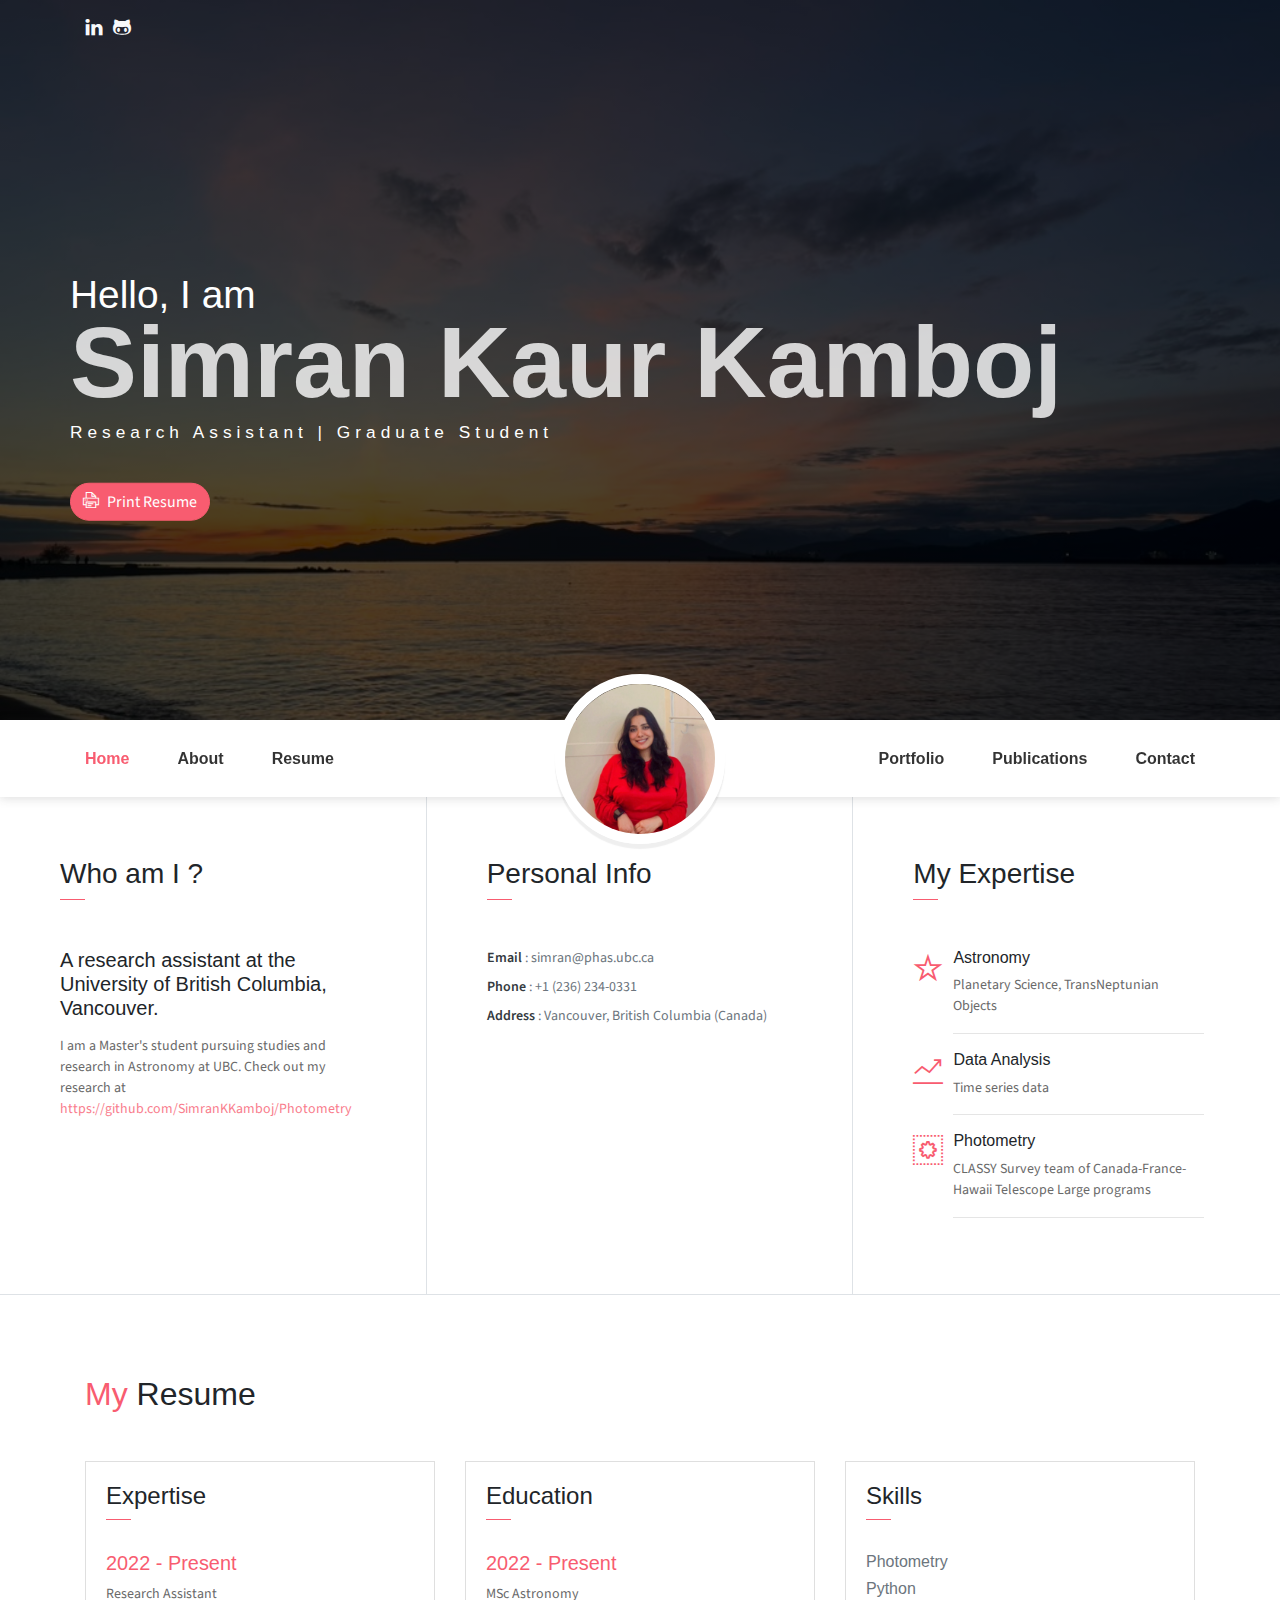
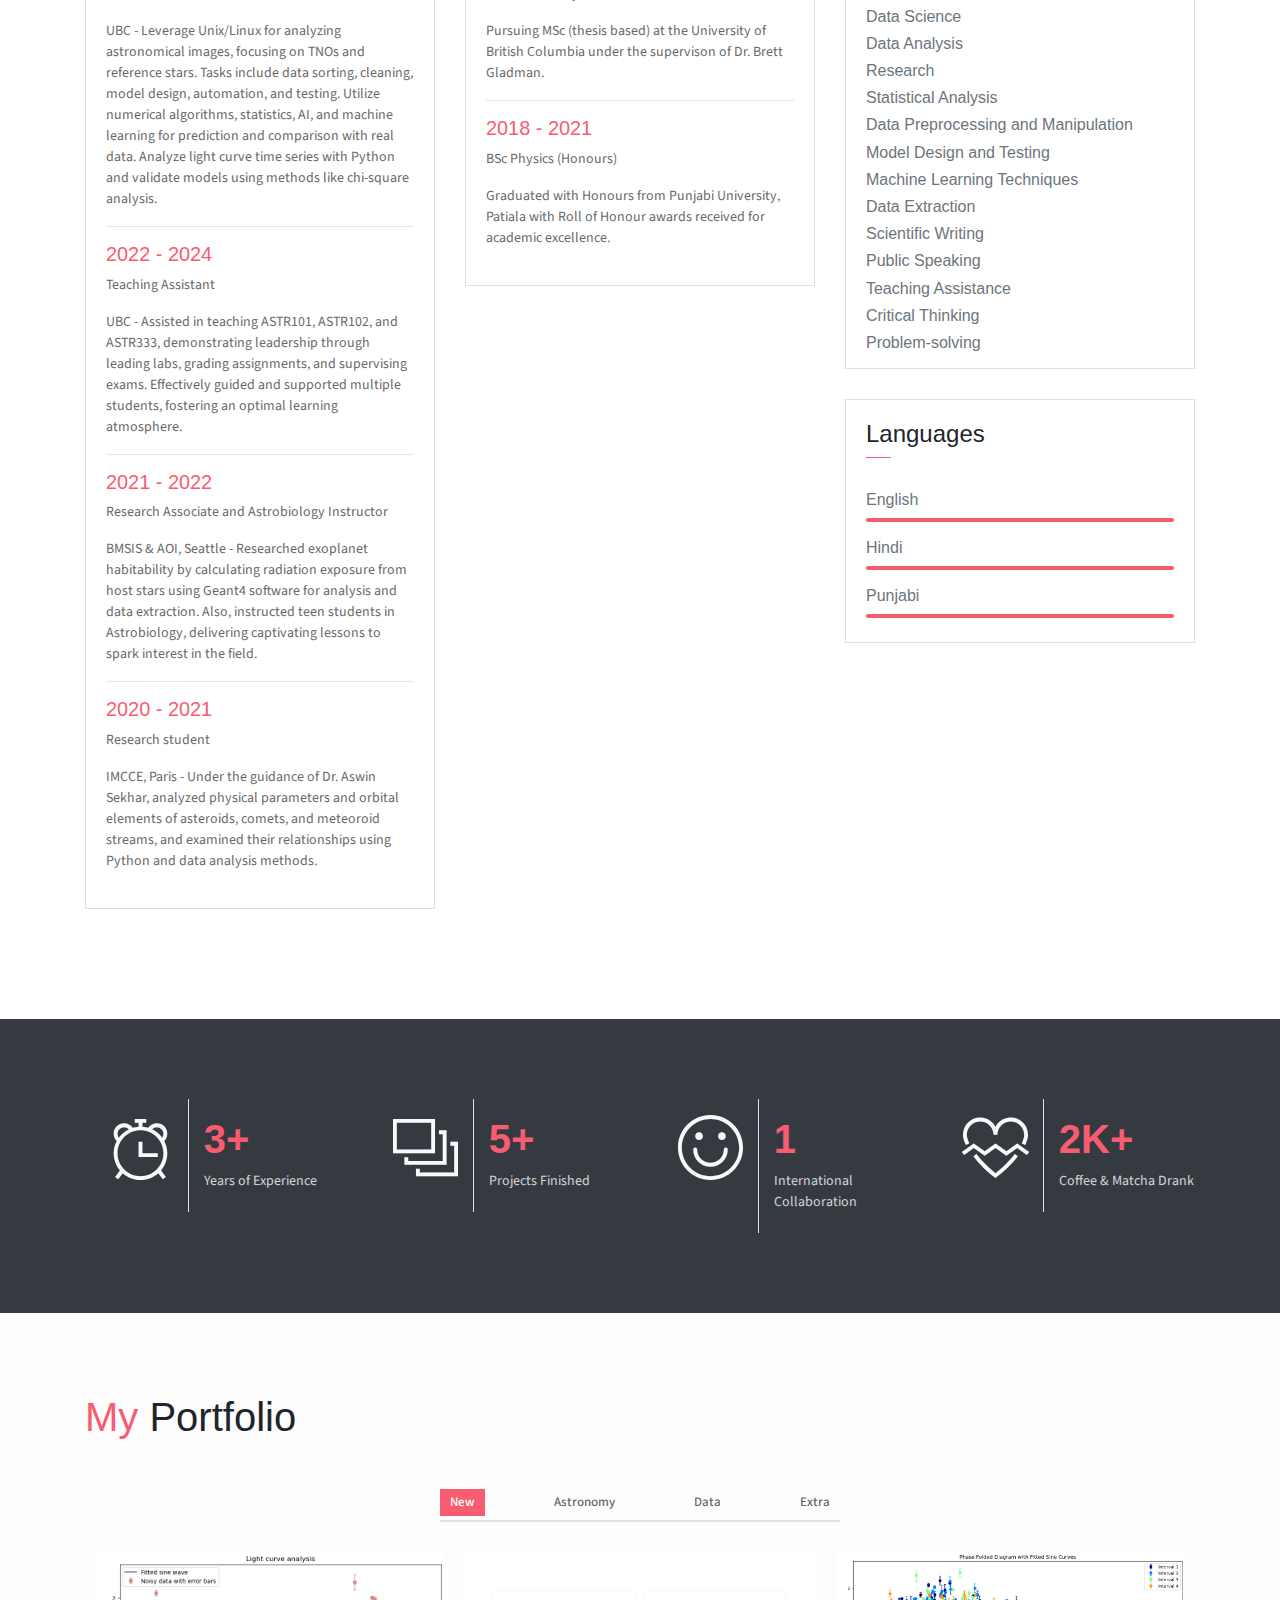
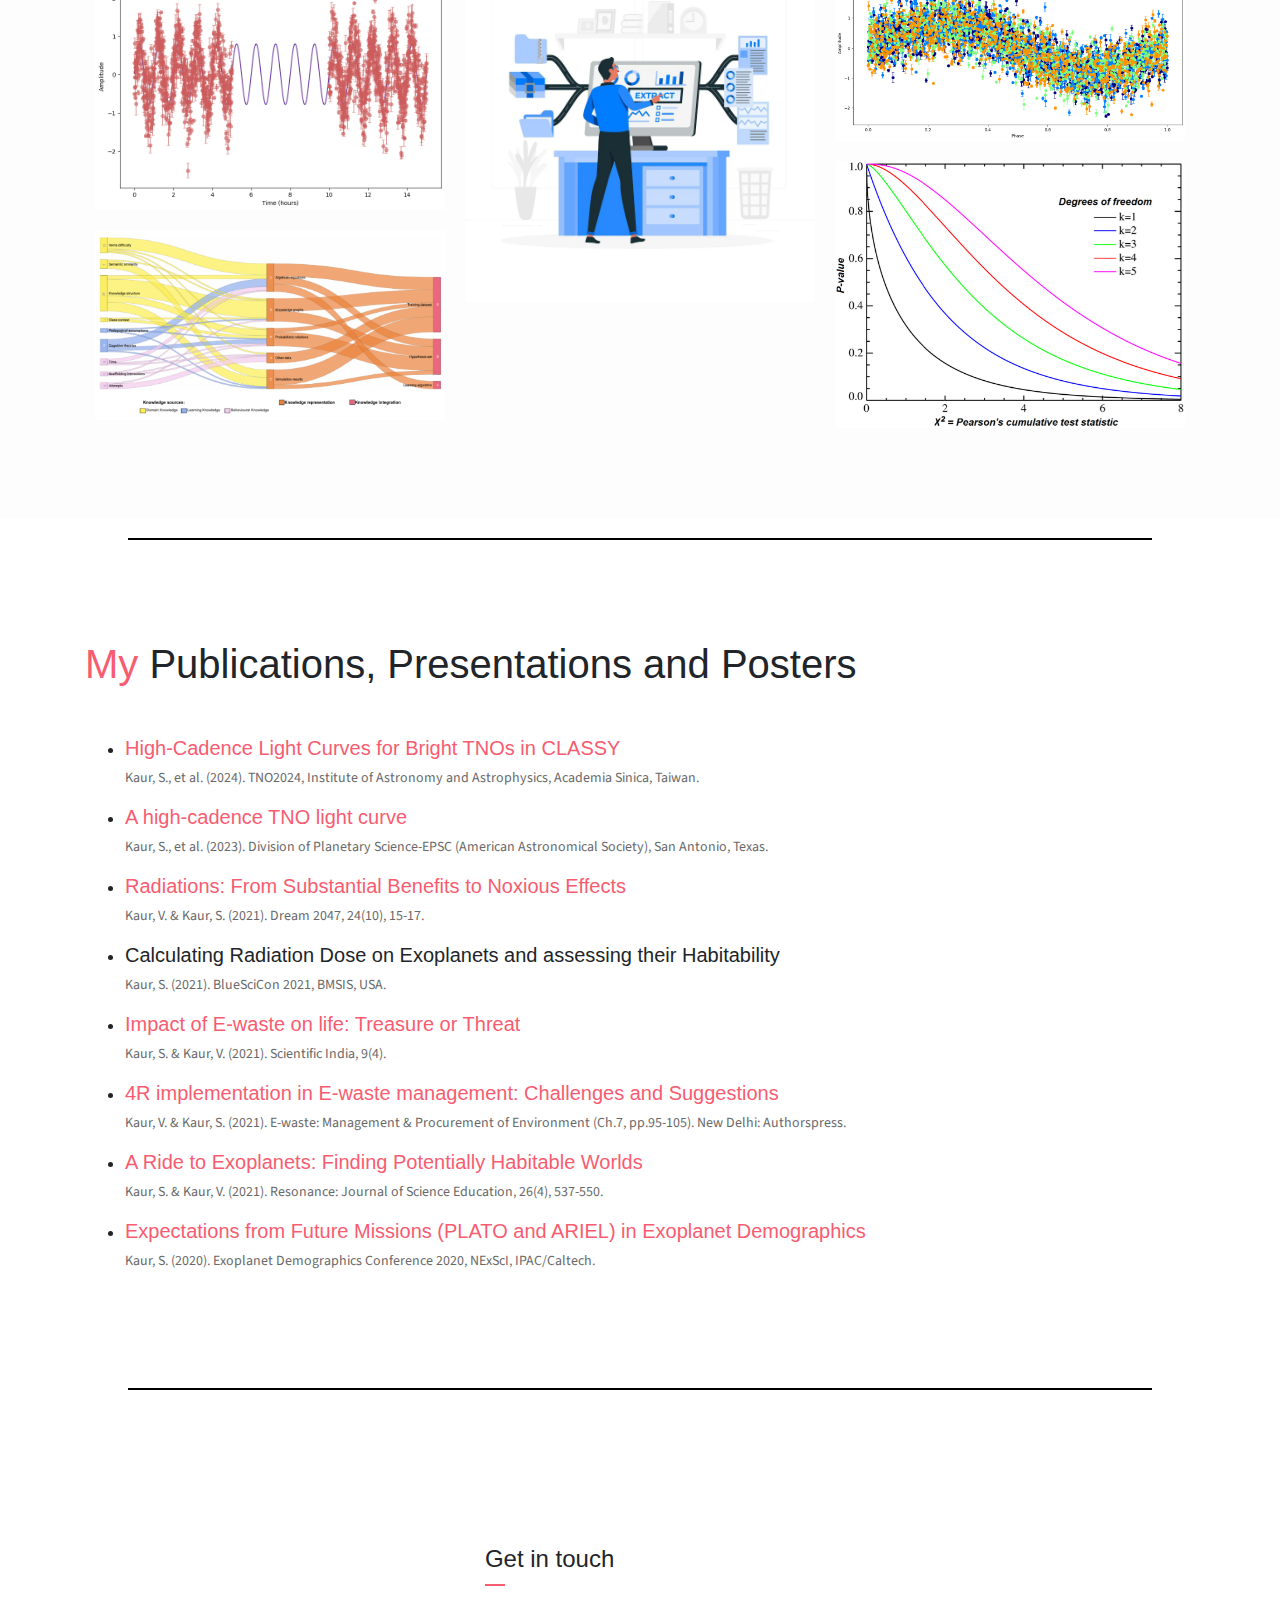
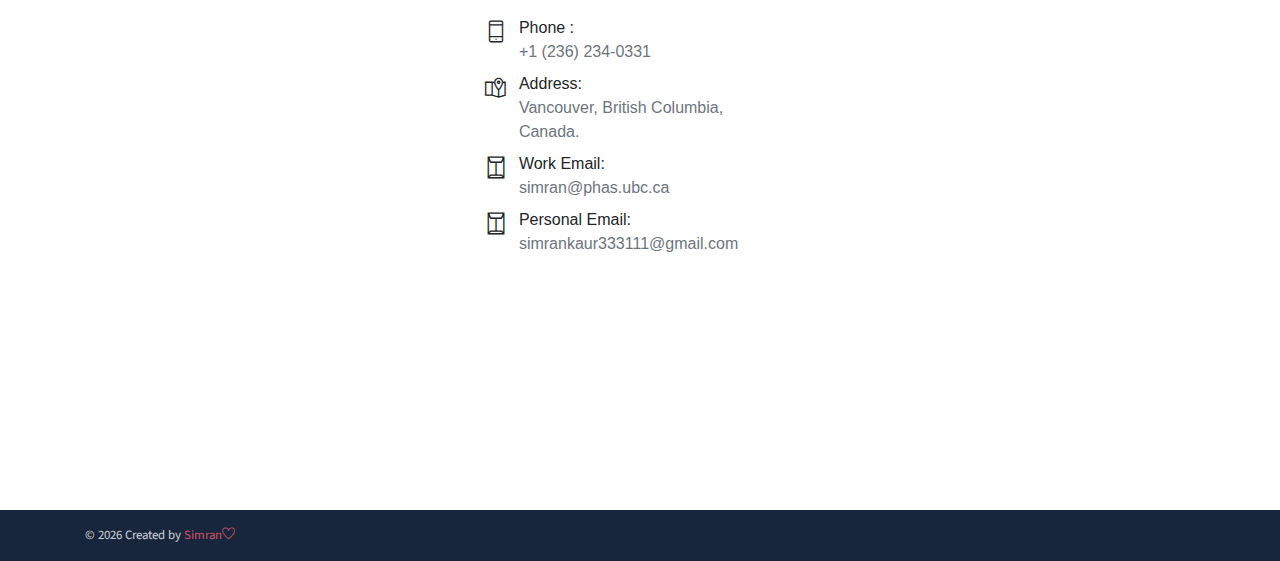
<file: index.html>
<!DOCTYPE html>
<html lang="en">
<head>
	<meta charset="utf-8">
    <link rel="shortcut icon" type="x-icon" href="assets/imgs/avatar2.jpeg">
    <meta name="viewport" content="width=device-width, initial-scale=1, shrink-to-fit=no">
    <meta name="description" content="Start your development with Simran landing page.">
    <meta name="author" content="Devcrud">
    <title>Simran Kamboj</title>
	<style>
        .section-divider {
    border: none;
    border-top: 2.5px solid #000; /* Adjust the color and thickness as needed */
    width: 80%; /* Adjust the width as needed */
    margin: 20px auto; /* Center the line and adjust the margin as needed */
}

    </style>
	
    <!-- font icons -->
    <link rel="stylesheet" href="assets/vendors/themify-icons/css/themify-icons.css">
    <!-- Bootstrap + Simran main styles -->
	<link rel="stylesheet" href="assets/css/simran.css">
</head>
<body data-spy="scroll" data-target=".navbar" data-offset="40" id="home">
    <a href="components.html" class="btn btn-primary btn-component" data-spy="affix" data-offset-top="600"><i class="ti-shift-left-alt"></i>Components</a>
    </a>
	<header class="header">
        <div class="container">
            <ul class="social-icons pt-3">
                <li class="social-item"><a class="social-link text-light" href="https://www.linkedin.com/in/simran-kaur-kamboj/"><i class="ti-linkedin" aria-hidden="true"></i></a></li>
                <li class="social-item"><a class="social-link text-light" href="https://github.com/SimranKKamboj"><i class="ti-github" aria-hidden="true"></i></a></li>
            </ul>  
            <div class="header-content">
                <h4 class="header-subtitle" >Hello, I am</h4>
                <h1 class="header-title">Simran Kaur Kamboj</h1>
                <h6 class="header-mono" >Research Assistant | Graduate Student</h6>
                <a href="https://drive.google.com/file/d/1sPTse9YqFNmt7xAyRXTUnD66ttVwzimA/view?usp=sharing" target="_blank" class="btn btn-primary btn-rounded"><i class="ti-printer pr-2"></i>Print Resume</a>
</div>
            </div>
        </div>
    </header>
    <nav class="navbar sticky-top navbar-expand-lg navbar-light bg-white" data-spy="affix" data-offset-top="510">
        <div class="container">
            <button class="navbar-toggler ml-auto" type="button" data-toggle="collapse" data-target="#navbarSupportedContent" aria-controls="navbarSupportedContent" aria-expanded="false" aria-label="Toggle navigation">
                <span class="navbar-toggler-icon"></span>
            </button>
            <div class="collapse mt-sm-20 navbar-collapse" id="navbarSupportedContent">
                <ul class="navbar-nav mr-auto">
                    <li class="nav-item">
                        <a href="#home" class="nav-link">Home</a>
                    </li>
                    <li class="nav-item">
                        <a href="#about" class="nav-link">About</a>
                    </li>
                    <li class="nav-item">
                        <a href="#resume" class="nav-link">Resume</a>
                    </li>
                </ul>
                <ul class="navbar-nav brand">
                    <img src="assets/imgs/avatar.jpg" alt="" class="brand-img">
                    <li class="brand-txt">
                        <h5 class="brand-title">Simran</h5>
                        <div class="brand-subtitle">   Research Assistant</div>
                    </li>
                </ul>
                <ul class="navbar-nav ml-auto">
                    <li class="nav-item">
                        <a href="#portfolio" class="nav-link">Portfolio</a>
                    </li>
			<li class="nav-item last-item">
                        <a href="#publications" class="nav-link">Publications</a>
                    </li>
                    <li class="nav-item last-item">
                        <a href="#contact" class="nav-link">Contact</a>
                    </li>
                </ul>
            </div>
        </div>
    </nav>
    <div class="container-fluid">
        <div id="about" class="row about-section">
            <div class="col-lg-4 about-card">
                <h3 class="font-weight-light">Who am I ?</h3>
                <span class="line mb-5"></span>
                <h5 class="mb-3">A research assistant at the University of British Columbia, Vancouver.</h5>
                <p class="mt-20">I am a Master's student pursuing studies and research in Astronomy at UBC. Check out my research at <a href="https://github.com/SimranKKamboj/Photometry" target="_blank">https://github.com/SimranKKamboj/Photometry</a></p>
<!--<button class="btn btn-outline-danger"><i class="icon-down-circled2 "></i>Download My CV</button>-->
                <!--<button class="btn btn-outline-danger"><i class="icon-down-circled2 "></i>Download My CV</button>-->
            </div>
            <div class="col-lg-4 about-card">
                <h3 class="font-weight-light">Personal Info</h3>
                <span class="line mb-5"></span>
                <ul class="mt40 info list-unstyled">
                    <li><span>Email</span> : simran@phas.ubc.ca</li>
                    <li><span>Phone</span> : +1 (236) 234-0331</li>
                    <li><span>Address</span> :  Vancouver, British Columbia (Canada)</li>
                </ul>
                <ul class="social-icons pt-3">
                    <li class="social-item"><a class="social-link" href="#"><i class="ti-facebook" aria-hidden="true"></i></a></li>
                    <li class="social-item"><a class="social-link" href="#"><i class="ti-twitter" aria-hidden="true"></i></a></li>
                    <li class="social-item"><a class="social-link" href="#"><i class="ti-google" aria-hidden="true"></i></a></li>
                    <li class="social-item"><a class="social-link" href="#"><i class="ti-instagram" aria-hidden="true"></i></a></li>
                    <li class="social-item"><a class="social-link" href="#"><i class="ti-github" aria-hidden="true"></i></a></li>
                </ul>  
            </div>
            <div class="col-lg-4 about-card">
                <h3 class="font-weight-light">My Expertise</h3>
                <span class="line mb-5"></span>
                <div class="row">
                    <div class="col-1 text-danger pt-1"><i class="ti-star icon-lg"></i></div>
                    <div class="col-10 ml-auto mr-3">
                        <h6>Astronomy</h6>
                        <p class="subtitle"> Planetary Science, TransNeptunian Objects</p>
                        <hr>
                    </div>
                </div>
                <div class="row">
                    <div class="col-1 text-danger pt-1"><i class="ti-stats-up icon-lg"></i></div>
                    <div class="col-10 ml-auto mr-3">
                        <h6>Data Analysis</h6>
                        <p class="subtitle">Time series data </p>
                        <hr>
                    </div>
                </div>
                <div class="row">
                    <div class="col-1 text-danger pt-1"><i class="ti-widget icon-lg"></i></div>
                    <div class="col-10 ml-auto mr-3">
                        <h6>Photometry</h6>
                        <p class="subtitle">CLASSY Survey team of Canada-France-Hawaii Telescope Large programs</p>
                        <hr>
                    </div>
                </div>
            </div>
        </div>
    </div>

    <!--Resume Section-->
    <section class="section" id="resume">
        <div class="container">
            <h2 class="mb-5"><span class="text-danger">My</span> Resume</h2>
            <div class="row">
                <div class="col-md-6 col-lg-4">
                    <div class="card">
                       <div class="card-header">
                            <div class="mt-2">
                                <h4>Expertise</h4>
                                <span class="line"></span>  
                            </div>
                        </div>
                        <div class="card-body">
                            <h6 class="title text-danger">2022 - Present</h6>
                            <P>Research Assistant</P>
                            <P class="subtitle">UBC - Leverage Unix/Linux for analyzing astronomical images, focusing on TNOs and reference stars. Tasks include data sorting, cleaning, model design, automation, and testing. Utilize numerical algorithms, statistics, AI, and machine learning for prediction and comparison with real data. Analyze light curve time series with Python and validate models using methods like chi-square analysis.</P>
                            <hr>
                            <h6 class="title text-danger">2022 - 2024</h6>
                            <P>Teaching Assistant</P>
                            <P class="subtitle">UBC - Assisted in teaching ASTR101, ASTR102, and ASTR333, demonstrating leadership through leading labs, grading assignments, and supervising exams. Effectively guided and supported multiple students, fostering an optimal learning atmosphere.</P>
                            <hr>
                            <h6 class="title text-danger">2021 - 2022</h6>
                            <P>Research Associate and Astrobiology Instructor </P>
                            <P class="subtitle">BMSIS & AOI, Seattle - Researched exoplanet habitability by calculating radiation exposure from host stars using Geant4 software for analysis and data extraction. Also, instructed teen students in Astrobiology, delivering captivating lessons to spark interest in the field.</P>
                            <hr>
                            <h6 class="title text-danger">2020 - 2021</h6>
                            <P>Research student</P>
                            <P class="subtitle">IMCCE, Paris - Under the guidance of Dr. Aswin Sekhar, analyzed physical parameters and orbital elements of asteroids, comets, and meteoroid streams, and examined their relationships using Python and data analysis methods. </P>
                        </div>
                    </div>
                </div>
                <div class="col-md-6 col-lg-4">
                    <div class="card">
                       <div class="card-header">
                            <div class="mt-2">
                                <h4>Education</h4>
                                <span class="line"></span>  
                            </div>
                        </div>
                        <div class="card-body">
                            <h6 class="title text-danger">2022 - Present</h6>
                            <P>MSc Astronomy</P>
                            <P class="subtitle">Pursuing MSc (thesis based) at the University of British Columbia under the supervison of Dr. Brett Gladman.</P>
                            <hr>
                            <h6 class="title text-danger">2018 - 2021</h6>
                            <P>BSc Physics (Honours)</P>
                            <P class="subtitle">Graduated with Honours from Punjabi University, Patiala with Roll of Honour awards received for academic excellence.</P>
                        </div>
                    </div>
                </div>
                <div class="col-lg-4">
                    <div class="card">
                       <div class="card-header">
                            <div class="pull-left">
                                <h4 class="mt-2">Skills</h4>
                                <span class="line"></span>  
                            </div>
                        </div>
                        <div class="card-body pb-2">
                           <h6>Photometry</h6>
                            <!--div class="progress mb-3">
                                <div class="progress-bar bg-danger" role="progressbar" style="width: 97%" aria-valuenow="25" aria-valuemin="0" aria-valuemax="100"></div>
                            </div> -->
                            <h6>Python</h6>
                            <!--<div class="progress mb-3">
                                <div class="progress-bar bg-danger" role="progressbar" style="width: 90%" aria-valuenow="25" aria-valuemin="0" aria-valuemax="100"></div>
                            </div>-->
                            <h6>Data Science</h6>
                            <!--<div class="progress mb-3">
                                <div class="progress-bar bg-danger" role="progressbar" style="width: 80%" aria-valuenow="50" aria-valuemin="0" aria-valuemax="100"></div>
                            </div>-->
                            <h6>Data Analysis</h6>
                            <!--<div class="progress mb-3">
                                <div class="progress-bar bg-danger" role="progressbar" style="width: 90%" aria-valuenow="75" aria-valuemin="0" aria-valuemax="100"></div>
                            </div>-->
                            <h6>Research</h6>
                            <!--<div class="progress mb-3">
                                <div class="progress-bar bg-danger" role="progressbar" style="width: 90%" aria-valuenow="75" aria-valuemin="0" aria-valuemax="100"></div>
                            </div>-->
                            <h6>Statistical Analysis</h6>
                            <!--<div class="progress mb-3">
                                <div class="progress-bar bg-danger" role="progressbar" style="width: 90%" aria-valuenow="75" aria-valuemin="0" aria-valuemax="100"></div>
                            </div>-->
                            <h6>Data Preprocessing and Manipulation</h6>
                            <h6>Model Design and Testing</h6>
                            <h6>Machine Learning Techniques</h6>
                            <h6>Data Extraction</h6>
                            <h6>Scientific Writing</h6>
                            <h6>Public Speaking</h6>
                            <h6>Teaching Assistance</h6>
                            <h6>Critical Thinking</h6>
                            <h6>Problem-solving</h6>
                        </div>
                    </div>
                    <div class="card">
                       <div class="card-header">
                            <div class="pull-left">
                                <h4 class="mt-2">Languages</h4>
                                <span class="line"></span>  
                            </div>
                        </div>
                        <div class="card-body pb-2">
                           <h6>English</h6>
                            <div class="progress mb-3">
                                <div class="progress-bar bg-danger" role="progressbar" style="width: 100%" aria-valuenow="25" aria-valuemin="0" aria-valuemax="100"></div>
                            </div>
                            <h6>Hindi</h6>
                            <div class="progress mb-3">
                                <div class="progress-bar bg-danger" role="progressbar" style="width: 100%" aria-valuenow="25" aria-valuemin="0" aria-valuemax="100"></div>
                            </div>
                            <h6>Punjabi</h6>
                            <div class="progress mb-3">
                                <div class="progress-bar bg-danger" role="progressbar" style="width: 100%" aria-valuenow="50" aria-valuemin="0" aria-valuemax="100"></div>
                            </div>
                        </div>
                    </div>
                </div>
            </div>
        </div>
    </section>

    <section class="section bg-dark text-center">
        <div class="container">
            <div class="row text-center">
                <div class="col-md-6 col-lg-3">
                    <div class="row ">
                        <div class="col-5 text-right text-light border-right py-3">
                            <div class="m-auto"><i class="ti-alarm-clock icon-xl"></i></div>
                        </div>
                        <div class="col-7 text-left py-3">
                            <h1 class="text-danger font-weight-bold font40">3+</h1>
                            <p class="text-light mb-1">Years of Experience</p>
                        </div>
                    </div>
                </div>
                <div class="col-md-6 col-lg-3">
                    <div class="row">
                        <div class="col-5 text-right text-light border-right py-3">
                            <div class="m-auto"><i class="ti-layers-alt icon-xl"></i></div>
                        </div>
                        <div class="col-7 text-left py-3">
                            <h1 class="text-danger font-weight-bold font40">5+</h1>
                            <p class="text-light mb-1">Projects Finished</p>
                        </div>
                    </div>
                </div>
                <div class="col-md-6 col-lg-3">
                    <div class="row">
                        <div class="col-5 text-right text-light border-right py-3">
                            <div class="m-auto"><i class="ti-face-smile icon-xl"></i></div>
                        </div>
                        <div class="col-7 text-left py-3">
                            <h1 class="text-danger font-weight-bold font40">1</h1>
                            <p class="text-light mb-1">International Collaboration</p>
                        </div>
                    </div>
                </div>
                <div class="col-md-6 col-lg-3">
                    <div class="row">
                        <div class="col-5 text-right text-light border-right py-3">
                            <div class="m-auto"><i class="ti-heart-broken icon-xl"></i></div>
                        </div>
                        <div class="col-7 text-left py-3">
                            <h1 class="text-danger font-weight-bold font40">2K+</h1>
                            <p class="text-light mb-1">Coffee & Matcha Drank</p>
                        </div>
                    </div>
                </div>
            </div>
        </div>
    </section>

    <!--<section class="section" id="service">
        <div class="container">
            <h2 class="mb-5 pb-4"><span class="text-danger">My</span> Services</h2>
            <div class="row">
                <div class="col-md-4 col-sm-6">
                    <div class="card mb-5">
                       <div class="card-header has-icon">
                            <i class="ti-vector text-danger" aria-hidden="true"></i>
                        </div>
                        <div class="card-body px-4 py-3">
                            <h5 class="mb-3 card-title text-dark">Ullam</h5>
                            <P class="subtitle">Lorem ipsum dolor sit amet, consectetur adipisicing elit. Ullam commodi provident, dolores reiciendis enim pariatur error optio, tempora ex, nihil nesciunt! In praesentium sunt commodi, unde ipsam ex veritatis laboriosam dolor asperiores suscipit blanditiis, dignissimos quos nesciunt nulla aperiam officia.</P>
                        </div>
                    </div>
                </div>
                <div class="col-md-4 col-sm-6">
                    <div class="card mb-5">
                       <div class="card-header has-icon">
                            <i class="ti-write text-danger" aria-hidden="true"></i>
                        </div>
                        <div class="card-body px-4 py-3">
                            <h5 class="mb-3 card-title text-dark">Asperiores</h5>
                            <P class="subtitle">Lorem ipsum dolor sit amet, consectetur adipisicing elit. Ullam commodi provident, dolores reiciendis enim pariatur error optio, tempora ex, nihil nesciunt! In praesentium sunt commodi, unde ipsam ex veritatis laboriosam dolor asperiores suscipit blanditiis, dignissimos quos nesciunt nulla aperiam officia.</P>
                        </div>
                    </div>
                </div>
                <div class="col-md-4 col-sm-6">
                    <div class="card mb-5">
                       <div class="card-header has-icon">
                            <i class="ti-package text-danger" aria-hidden="true"></i>
                        </div>
                        <div class="card-body px-4 py-3">
                            <h5 class="mb-3 card-title text-dark">Tempora</h5>
                            <P class="subtitle">Lorem ipsum dolor sit amet, consectetur adipisicing elit. Ullam commodi provident, dolores reiciendis enim pariatur error optio, tempora ex, nihil nesciunt! In praesentium sunt commodi, unde ipsam ex veritatis laboriosam dolor asperiores suscipit blanditiis, dignissimos quos nesciunt nulla aperiam officia.</P>
                        </div>
                    </div>
                </div>
                <div class="col-md-4 col-sm-6">
                    <div class="card mb-5">
                       <div class="card-header has-icon">
                            <i class="ti-map-alt text-danger" aria-hidden="true"></i>
                        </div>
                        <div class="card-body px-4 py-3">
                            <h5 class="mb-3 card-title text-dark">Provident</h5>
                            <P class="subtitle">Lorem ipsum dolor sit amet, consectetur adipisicing elit. Ullam commodi provident, dolores reiciendis enim pariatur error optio, tempora ex, nihil nesciunt! In praesentium sunt commodi, unde ipsam ex veritatis laboriosam dolor asperiores suscipit blanditiis, dignissimos quos nesciunt nulla aperiam officia.</P>
                        </div>
                    </div>
                </div>
                <div class="col-md-4 col-sm-6">
                    <div class="card mb-5">
                       <div class="card-header has-icon">
                            <i class="ti-bar-chart text-danger" aria-hidden="true"></i>
                        </div>
                        <div class="card-body px-4 py-3">
                            <h5 class="mb-3 card-title text-dark">Consectetur</h5>
                            <P class="subtitle">Lorem ipsum dolor sit amet, consectetur adipisicing elit. Ullam commodi provident, dolores reiciendis enim pariatur error optio, tempora ex, nihil nesciunt! In praesentium sunt commodi, unde ipsam ex veritatis laboriosam dolor asperiores suscipit blanditiis, dignissimos quos nesciunt nulla aperiam officia.</P>
                        </div>
                    </div>
                </div>
                <div class="col-md-4 col-sm-6">
                    <div class="card mb-5">
                       <div class="card-header has-icon">
                            <i class="ti-support text-danger" aria-hidden="true"></i>
                        </div>
                        <div class="card-body px-4 py-3">
                            <h5 class="mb-3 card-title text-dark">Veritatis</h5>
                            <P class="subtitle">Lorem ipsum dolor sit amet, consectetur adipisicing elit. Ullam commodi provident, dolores reiciendis enim pariatur error optio, tempora ex, nihil nesciunt! In praesentium sunt commodi, unde ipsam ex veritatis laboriosam dolor asperiores suscipit blanditiis, dignissimos quos nesciunt nulla aperiam officia.</P>
                        </div>
                    </div>
                </div>
            </div>
        </div>
    </section>-->

   <!-- <section class="section bg-custom-gray" id="price">
        <div class="container">
            <h1 class="mb-5"><span class="text-danger">Packs</span> Pricing</h1>
            <div class="row align-items-center">
                <div class="col-md-6 col-lg-3">
                    <div class="price-card text-center mb-4">
                        <h3 class="price-card-title">Free</h3>
                        <div class="price-card-cost">
                            <sup class="ti-money"></sup>
                            <span class="num">0</span>
                            <span class="date">MO</span>
                        </div>
                        <ul class="list">
                            <li class="list-item">5 <span class="text-muted">Project</span></li>
                            <li class="list-item">1GB <span class="text-muted">Storage</span></li>
                            <li class="list-item"><span class="text-muted">No Domain</span></li>
                            <li class="list-item">1 <span class="text-muted">User</span></li>
                        </ul>
                        <button class="btn btn-primary btn-rounded w-lg">Subscribe</button>
                    </div>
                </div>
                <div class="col-md-6 col-lg-3">
                    <div class="price-card text-center mb-4">
                        <h3 class="price-card-title">Basic</h3>
                        <div class="price-card-cost">
                            <sup class="ti-money"></sup>
                            <span class="num">10</span>
                            <span class="date">MO</span>
                        </div>
                        <ul class="list">
                            <li class="list-item">50 <span class="text-muted">Project</span></li>
                            <li class="list-item">10GB <span class="text-muted">Storage</span></li>
                            <li class="list-item">1<span class="text-muted">Domain</span></li>
                            <li class="list-item">5 <span class="text-muted">User</span></li>
                        </ul>
                        <button class="btn btn-primary btn-rounded w-lg">Subscribe</button>
                    </div>
                </div>
                <div class="col-md-6 col-lg-3">
                    <div class="price-card text-center price-card-requried mb-4">
                        <h3 class="price-card-title">Exclusive</h3>
                        <div class="price-card-cost">
                            <sup class="ti-money"></sup>
                            <span class="num">25</span>
                            <span class="date">MO</span>
                        </div>
                        <ul class="list">
                            <li class="list-item">150 <span class="text-muted">Project</span></li>
                            <li class="list-item">15GB <span class="text-muted">Storage</span></li>
                            <li class="list-item">5<span class="text-muted"> Domain</span></li>
                            <li class="list-item">15<span class="text-muted">User</span></li>
                        </ul>
                        <button class="btn btn-primary btn-rounded w-lg">Subscribe</button>
                    </div>
                </div>
                <div class="col-md-6 col-lg-3">
                    <div class="price-card text-center mb-4">
                        <h3 class="price-card-title">Pro</h3>
                        <div class="price-card-cost">
                            <sup class="ti-money"></sup>
                            <span class="num">99</span>
                            <span class="date">MO</span>
                        </div>
                        <ul class="list">
                            <li class="list-item">500 <span class="text-muted">Project</span></li>
                            <li class="list-item">1000GB <span class="text-muted">Storage</span></li>
                            <li class="list-item">10<span class="text-muted"> Domain</span></li>
                            <li class="list-item">Unlimite<span class="text-muted">User</span></li>
                        </ul>
                        <button class="btn btn-primary btn-rounded w-lg">Subscribe</button>
                    </div>
                </div>
            </div>
        </div>
    </section>
    <section class="section bg-dark py-5">
        <div class="container text-center">
            <h2 class="text-light mb-5 font-weight-normal">I Am Available For FreeLance</h2>
            <button class="btn bg-primary w-lg" >Hire me</button>
        </div>
    </section>-->

    <!-- Portfolio Section -->
    <section class="section bg-custom-gray" id="portfolio">
        <div class="container">
            <h1 class="mb-5"><span class="text-danger">My</span> Portfolio</h1>
            <div class="portfolio">
                <div class="filters">
                    <a href="#" data-filter=".new" class="active">
                        New
                    </a>
                    <a href="#" data-filter=".astronomy">
                        Astronomy
                    </a>
                    <a href="#" data-filter=".data">
                        Data
                    </a>
                    <a href="#" data-filter=".ec">
                        Extra
                    </a>
                </div>
                <div class="portfolio-container"> 
                    <div class="col-md-6 col-lg-4 astronomy">
                        <div class="portfolio-item">
                            <img src="assets/imgs/ast1.png" class="img-fluid" alt="Download free bootstrap 4 admin dashboard, free boootstrap 4 templates">
                            <div class="content-holder">
                                <a class="img-popup" href="assets/imgs/ast1.png"></a>
                                <div class="text-holder">
                                    <h6 class="title">ASTRONOMY</h6>
                                    <p class="subtitle">Extracting and aligning telescopic FITS files.</p>
                                </div>
                            </div>   
                        </div>             
                    </div>
                    <div class="col-md-6 col-lg-4 astronomy">
                        <div class="portfolio-item">
                            <img src="assets/imgs/ast2.jpeg" class="img-fluid" alt="Download free bootstrap 4 admin dashboard, free boootstrap 4 templates">
                            <div class="content-holder">
                                <a class="img-popup" href="assets/imgs/ast2.jpeg"></a>
                                <div class="text-holder">
                                    <h6 class="title">ASTRONOMY</h6>
                                    <p class="subtitle">Detecting moving targets and identifying the types</p>
                                </div>
                            </div> 
                        </div>                         
                    </div>
                    <div class="col-md-6 col-lg-4 astronomy new">
                        <div class="portfolio-item">
                            <img src="assets/imgs/ast3.png" class="img-fluid" alt="Download free bootstrap 4 admin dashboard, free boootstrap 4 templates">                         
                            <div class="content-holder">
                                <a class="img-popup" href="assets/imgs/ast3.png"></a>
                                <div class="text-holder">
                                    <h6 class="title">ASTRONOMY</h6>
                                    <p class="subtitle">Performing Time-series/light curve analysis</p>
                                </div>
                            </div>    
                        </div>              
                    </div> 
                    <div class="col-md-6 col-lg-4 data new">
                        <div class="portfolio-item">
                            <img src="assets/imgs/data1.png" class="img-fluid" alt="Download free bootstrap 4 admin dashboard, free boootstrap 4 templates">
                            <div class="content-holder">
                                <a class="img-popup" href="assets/imgs/data1.png"></a>
                                <div class="text-holder">
                                    <h6 class="title">DATA</h6>
                                    <p class="subtitle">Data extraction, cleaning, pre-processing, and manipulation</p>
                                </div>
                            </div>
                        </div>                                                     
                    </div>

                    <div class="col-md-6 col-lg-4 data new"> 
                        <div class="portfolio-item">
                            <img src="assets/imgs/data2.png" class="img-fluid" alt="Download free bootstrap 4 admin dashboard, free boootstrap 4 templates">                               
                            <div class="content-holder">
                                <a class="img-popup" href="assets/imgs/data2.png"></a>
                                <div class="text-holder">
                                    <h6 class="title">DATA</h6>
                                    <p class="subtitle">Data visualisation, Model design and testing</p>
                                </div>
                            </div>
                        </div>                                                       
                    </div> 
                    <div class="col-md-6 col-lg-4 data new">
                        <div class="portfolio-item">
                            <img src="assets/imgs/data3.png" class="img-fluid" alt="Download free bootstrap 4 admin dashboard, free boootstrap 4 templates">  
                           <div class="content-holder">
                                <a class="img-popup" href="assets/imgs/data3.png"></a>
                                <div class="text-holder">
                                    <h6 class="title">DATA</h6>
                                    <p class="subtitle">Statistical analysis - hypothesis testing</p>
                                </div>
                            </div>
                        </div>                                                     
                    </div>
                    <div class="col-md-6 col-lg-4 data new">
                        <div class="portfolio-item">
                            <img src="assets/imgs/data4.png" class="img-fluid" alt="Download free bootstrap 4 admin dashboard, free boootstrap 4 templates">       
                           <div class="content-holder">
                                <a class="img-popup" href="assets/imgs/data4.png"></a>
                                <div class="text-holder">
                                    <h6 class="title">DATA</h6>
                                    <p class="subtitle">Machine learning techniques</p>
                                </div>
                            </div>
                        </div>                                                       
                    </div> 
                    <div class="col-md-6 col-lg-4 data"> 
                        <div class="portfolio-item">
                            <img src="assets/imgs/data5.png" class="img-fluid" alt="Download free bootstrap 4 admin dashboard, free boootstrap 4 templates">            
                            <div class="content-holder">
                                <a class="img-popup" href="assets/imgs/data5.png"></a>
                                <div class="text-holder">
                                    <h6 class="title">DATA</h6>
                                    <p class="subtitle">Numerical techniques in Atmospheric and Ocean sciences</p>
                                </div>
                            </div>
                        </div>
                                
                    </div> 
                    <div class="col-md-6 col-lg-4 astronomy">
                        <div class="portfolio-item">
                            <img src="assets/imgs/ast4.png" class="img-fluid" alt="Download free bootstrap 4 admin dashboard, free boootstrap 4 templates">                        
                            <div class="content-holder">
                                <a class="img-popup" href="assets/imgs/ast4.png"></a>
                                <div class="text-holder">
                                    <h6 class="title">ASTRONOMY</h6>
                                    <p class="subtitle">Logic and results validation after data visualisation</p>
                                </div>
                            </div> 
                        </div>
                    </div> 
                    <div class="col-md-6 col-lg-4 astronomy">
                        <div class="portfolio-item">
                            <img src="assets/imgs/ast5.jpeg" class="img-fluid" alt="Download free bootstrap 4 admin dashboard, free boootstrap 4 templates">  
                            <div class="content-holder">
                                <a class="img-popup" href="assets/imgs/ast5.jpeg"></a>
                                <div class="text-holder">
                                    <h6 class="title">ASTRONOMY</h6>
                                    <p class="subtitle">Exoplanets, detection and spectroscopy</p>
                                </div>
                            </div>
                        </div>                                                     
                    </div> 
                    <div class="col-md-6 col-lg-4 data">
                        <div class="portfolio-item">
                            <img src="assets/imgs/data6.jpeg" class="img-fluid" alt="Download free bootstrap 4 admin dashboard, free boootstrap 4 templates">   
                            <div class="content-holder">
                                <a class="img-popup" href="assets/imgs/data6.jpeg"></a>
                                <div class="text-holder">
                                    <h6 class="title">DATA</h6>
                                    <p class="subtitle">Process automation</p>
                                </div>
                            </div>
                        </div>                                                    
                    </div> 
                    <div class="col-md-6 col-lg-4 ec">
                        <div class="portfolio-item">
                            <img src="assets/imgs/ec1.jpeg" class="img-fluid" alt="Download free bootstrap 4 admin dashboard, free boootstrap 4 templates">                      
                            <div class="content-holder">
                                <a class="img-popup" href="assets/imgs/ec1.jpeg"></a>
                                <div class="text-holder">
                                    <h6 class="title">EXTRA-CURRICULAR</h6>
                                    <p class="subtitle">Cooking and trying new recipes</p>
                                </div>
                            </div>
                        </div>                                                      
                    </div> 
		<div class="col-md-6 col-lg-4 ec">
                        <div class="portfolio-item">
                            <img src="assets/imgs/ec3.jpg" class="img-fluid" alt="Download free bootstrap 4 admin dashboard, free boootstrap 4 templates">                      
                            <div class="content-holder">
                                <a class="img-popup" href="assets/imgs/ec3.jpg"></a>
                                <div class="text-holder">
                                    <h6 class="title">EXTRA-CURRICULAR</h6>
                                    <p class="subtitle">Traditional and Digital Art</p>
                                </div>
                            </div>
                        </div>                                                      
                    </div> 
                    <div class="col-md-6 col-lg-4 ec">
                        <div class="portfolio-item">
                            <img src="assets/imgs/ec2.png" class="img-fluid" alt="Download free bootstrap 4 admin dashboard, free boootstrap 4 templates">          
                            <div class="content-holder">
                                <a class="img-popup" href="assets/imgs/ec2.png"></a>
                                <div class="text-holder">
                                    <h6 class="title">EXTRA-CURRICULAR</h6>
                                    <p class="subtitle">Traditional and Digital Art</p>
                                </div>
                            </div>
                        </div>                                                   
                    </div>
                </div> 
            </div>  
        </div>            
    </section>
    <!-- End of portfolio section -->
<hr class="section-divider">
        <!-- New Publications Section -->
<div class="section publications" id="publications">
    <div class="container">
       <h1 class="mb-5"><span class="text-danger">My</span> Publications, Presentations and Posters</h1>
        <div class="row">
            <div class="col-lg-12">
                <ul class="publication-list">
		     <li class="publication-item">
                        <h5 class="publication-title"><a href="https://tno2024.org/relation/abstract/91" target="_blank">High-Cadence Light Curves for Bright TNOs in CLASSY</a></h5>
                        <p class="publication-details">Kaur, S., et al. (2024). TNO2024, Institute of Astronomy and Astrophysics, Academia Sinica, Taiwan.</p>
                    </li>
                    <li class="publication-item">
                        <h5 class="publication-title"><a href="https://submissions.mirasmart.com/DPS55/Itinerary/EventDetail.aspx?evt=20" target="_blank">A high-cadence TNO light curve</a></h5>
                        <p class="publication-details">Kaur, S., et al. (2023). Division of Planetary Science-EPSC (American Astronomical Society), San Antonio, Texas. </p>
                    </li>
                    <li class="publication-item">
                        <h5 class="publication-title"><a href="https://vigyanprasar.gov.in/wp-content/uploads/dream-oct-2021-eng.pdf" target="_blank">Radiations: From Substantial Benefits to Noxious Effects</a></h5>
                        <p class="publication-details">Kaur, V. & Kaur, S. (2021). Dream 2047, 24(10), 15-17. </p>
                    </li>
                    <li class="publication-item">
                        <h5 class="publication-title">Calculating Radiation Dose on Exoplanets and assessing their Habitability</h5>
                        <p class="publication-details">Kaur, S. (2021).  BlueSciCon 2021, BMSIS, USA. </p>
                    </li>
			<li class="publication-item">
                        <h5 class="publication-title"><a href="https://scind.org/article/Impact-of-E-waste-on-life-Treasure-or-Threat" target="_blank">Impact of E-waste on life: Treasure or Threat</a></h5>
                        <p class="publication-details">Kaur, S. & Kaur, V. (2021). Scientific India, 9(4).</p>
                    </li>
			<li class="publication-item">
                        <h5 class="publication-title"><a href="https://www.amazon.in/Waste-Management-Procurement-Environment/dp/B095PR6MVS" target="_blank">4R implementation in E-waste management: Challenges and Suggestions</a></h5>
                        <p class="publication-details">Kaur, V. & Kaur, S. (2021). E-waste: Management & Procurement of Environment (Ch.7, pp.95-105). New Delhi: Authorspress.</p>
                    </li>
			</li>
			<li class="publication-item">
                        <h5 class="publication-title"><a href="https://link.springer.com/article/10.1007/s12045-021-1154-8" target="_blank">A Ride to Exoplanets: Finding Potentially Habitable Worlds</a></h5>
                        <p class="publication-details">Kaur, S. & Kaur, V. (2021). Resonance: Journal of Science Education, 26(4), 537-550.</p>
                    </li>
			<li class="publication-item">
                        <h5 class="publication-title"><a href="https://nexsci.caltech.edu/conferences/exodem/posters.shtml" target="_blank">Expectations from Future Missions (PLATO and ARIEL) in Exoplanet Demographics</a></h5>
                        <p class="publication-details">Kaur, S. (2020). Exoplanet Demographics Conference 2020, NExScI, IPAC/Caltech.</p>
                    </li>
                </ul>
            </div>
        </div>
    </div>
</div>
<hr class="section-divider">
   <!--  <section class="section" id="blog">
        <div class="container">
            <h2 class="mb-5">Latest <span class="text-danger">News</span></h2>
            <div class="row">
                <div class="blog-card">
                    <div class="img-holder">
                        <img src="assets/imgs/blog1.jpg" alt="Download free bootstrap 4 landing page, free boootstrap 4 templates, Download free bootstrap 4.1 landing page, free boootstrap 4.1.1 templates, meyawo Landing page">
                    </div>
                    <div class="content-holder">
                        <h6 class="title">Consectetur adipisicing elit</h6>

                        <p class="post-details">
                            <a href="#">By: Admin</a>
                            <a href="#"><i class="ti-heart text-danger"></i> 234</a>
                            <a href="#"><i class="ti-comment"></i> 123</a>
                        </p>
                        
                        <p>Lorem ipsum dolor sit amet, consectetur adipisicing elit. Amet nesciunt qui sit velit delectus voluptates, repellat ipsum culpa id deleniti. Rerum debitis facilis accusantium neque numquam mollitia modi quasi distinctio.</p>

                        <p><b>Necessitatibus nihil impedit! Ex nisi eveniet, dolor aliquid consequuntur repudiandae.</b></p>
                        <p>Magnam in repellat enim harum omnis aperiam! Explicabo illo, commodi, dolor blanditiis cupiditate harum nisi vero accusamus laudantium voluptatibus dolores quae obcaecati.</p>

                        <a href="#" class="read-more">Read more <i class="ti-angle-double-right"></i></a>
                    </div>
                </div>--><!-- end of blog wrapper -->

                <!-- blog-card -->
                <!-- <div class="blog-card">
                    <div class="img-holder">
                        <img src="assets/imgs/blog2.jpg" alt="Download free bootstrap 4 landing page, free boootstrap 4 templates, Download free bootstrap 4.1 landing page, free boootstrap 4.1.1 templates, meyawo Landing page">
                    </div>
                    <div class="content-holder">
                        <h6 class="title">Explicabo illo</h6>

                        <p class="post-details">
                            <a href="#">By: Admin</a>
                            <a href="#"><i class="ti-heart text-danger"></i> 456</a>
                            <a href="#"><i class="ti-comment"></i> 264</a>
                        </p>
                        
                        <p>Lorem ipsum dolor sit amet, consectetur adipisicing elit. Impedit excepturi laborum enim, vitae ipsam atque eum, ad iusto consequuntur voluptas, esse doloribus. Perferendis porro quisquam vitae exercitationem aliquid, minus eos laborum repudiandae, cumque debitis iusto omnis praesentium? Laborum placeat sit adipisci illum tempore maxime, esse qui quae? Molestias excepturi corporis similique doloribus. Esse vitae earum architecto nulla non dolores illum at perspiciatis quod, et deleniti cupiditate reiciendis harum facere, delectus eum commodi soluta distinctio sit repudiandae possimus sunt. Ipsum, rem.</p>

                        <a href="#" class="read-more">Read more <i class="ti-angle-double-right"></i></a>
                    </div>
                </div>--><!-- end of blog wrapper -->
                <!-- blog-card -->
                <!--<div class="blog-card">
                    <div class="img-holder">
                        <img src="assets/imgs/blog3.jpg" alt="Download free bootstrap 4 landing page, free boootstrap 4 templates, Download free bootstrap 4.1 landing page, free boootstrap 4.1.1 templates, meyawo Landing page">
                    </div>
                    <div class="content-holder">
                        <h4 class="title">Porro Quisqua</h4>

                        <p class="post-details">
                            <a href="#">By: Admin</a>
                            <a href="#"><i class="ti-heart text-danger"></i> 431</a>
                            <a href="#"><i class="ti-comment"></i> 312</a>
                        </p>
                        
                        <p> consectetur adipisicing elit. Impedit excepturi laborum enim, vitae ipsam atque eum, ad iusto consequuntur voluptas, esse doloribus. Perferendis porro quisquam vitae exercitationem aliquid, minus eos laborum repudiandae, cumque debitis iusto omnis praesentium? Laborum placeat sit adipisci illum tempore maxime, esse qui quae? Molestias excepturi corporis similique doloribus. Esse vitae earum architecto nulla non dolores illum at perspiciatis quod, et deleniti cupiditate reiciendis harum facere, delectus eum commodi soluta distinctio sit repudiandae possimus sunt. Ipsum, rem.</p>

                        <a href="#" class="read-more">Read more <i class="ti-angle-double-right"></i></a>
                    </div>
                </div>--><!-- end of blog wrapper -->

         <!--   </div>
        </div>
    </section> -->

<div class="section contact" id="contact">
        <div class="contact-info-card">
            <h4 class="contact-title">Get in touch</h4>
            <div class="row mb-2">
                <div class="col-1 pt-1 mr-1">
                    <i class="ti-mobile icon-md"></i>
                </div>
                <div class="col-10 ">
                    <h6 class="d-inline">Phone : <br> <span class="text-muted">+1 (236) 234-0331</span></h6>
                </div>
            </div>
            <div class="row mb-2">
                <div class="col-1 pt-1 mr-1">
                    <i class="ti-map-alt icon-md"></i>
                </div>
                <div class="col-10">
                    <h6 class="d-inline">Address:<br> <span class="text-muted">Vancouver, British Columbia, Canada.</span></h6>
                </div>
            </div>
            <div class="row mb-2">
                <div class="col-1 pt-1 mr-1">
                    <i class="ti-envelope icon-md"></i>
                </div>
                <div class="col-10">
                    <h6 class="d-inline">Work Email:<br> <span class="text-muted">simran@phas.ubc.ca</span></h6>
                </div>
            </div>
            <div class="row mb-2">
                <div class="col-1 pt-1 mr-1">
                    <i class="ti-envelope icon-md"></i>
                </div>
                <div class="col-10">
                    <h6 class="d-inline">Personal Email:<br> <span class="text-muted">simrankaur333111@gmail.com</span></h6>
                </div>
            </div>
            <!--<ul class="social-icons pt-4">
                <li class="social-item"><a class="social-link text-light" href="https://www.linkedin.com/in/simran-kaur-kamboj/"><i class="ti-linkedin" aria-hidden="true"></i></a></li>
                <li class="social-item"><a class="social-link text-light" href="https://github.com/SimranKKamboj"><i class="ti-github" aria-hidden="true"></i></a></li>
            </ul>  -->

    <!--<div class="col-lg-8">
        <!-- Replace with image -->
        <!--<img src="assets/imgs/avatar2.jpeg" alt="Avatar" class="avatar-image">
    </div>-->
</div>

</div>


        </div>
    </div>


    <footer class="footer py-3">
        <div class="container">
            <p class="small mb-0 text-light">
                &copy; <script>document.write(new Date().getFullYear())</script> Created by <a href="https://www.linkedin.com/in/simran-kaur-kamboj/" target="_blank"><span class="text-danger" title="Bootstrap 4 Themes and Dashboards">Simran</span><i class="ti-heart text-danger"></i></a> 
            </p>
        </div>
    </footer>
	
	<!-- core  -->
    <script src="assets/vendors/jquery/jquery-3.4.1.js"></script>
    <script src="assets/vendors/bootstrap/bootstrap.bundle.js"></script>

    <!-- bootstrap 3 affix -->
    <script src="assets/vendors/bootstrap/bootstrap.affix.js"></script>

    <!-- Isotope  -->
    <script src="assets/vendors/isotope/isotope.pkgd.js"></script>
    
    <!-- Simran js -->
    <script src="assets/js/simran.js"></script>

</body>
</html>
</file>
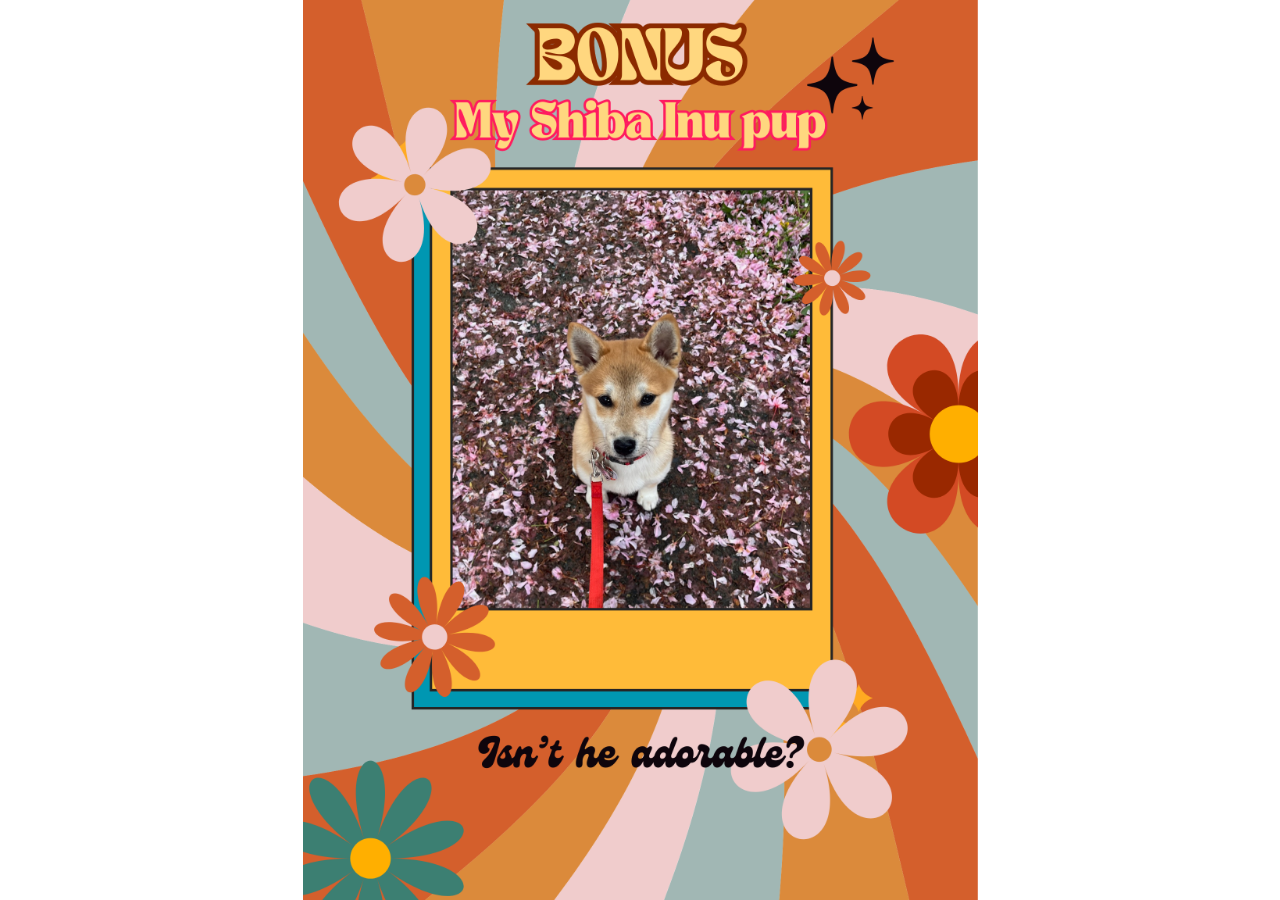
<file: bonus.html>
<!DOCTYPE html>
<html lang="en">
<head>
    <meta charset="UTF-8">
    <meta name="viewport" content="width=device-width, initial-scale=1.0">
    <title>Full Screen Image</title>
    <style>
        html, body {
            height: 100%;
            margin: 0;
        }
        body {
            display: flex;
            justify-content: center;
            align-items: center;
            background: url('assets/imgs/bonus.png') no-repeat center center;
            background-size: contain;
        }
    </style>
</head>
<body>
</body>
</html>
</file>
<file: assets/vendors/themify-icons/css/themify-icons.css>
@font-face {
	font-family: 'themify';
	src:url("../fonts/themify.eot?-fvbane");
	src:url("../fonts/themify.eot?#iefix-fvbane") format("embedded-opentype"),
		url("../fonts/themify.woff?-fvbane") format("woff"),
		url("../fonts/themify.ttf?-fvbane") format("truetype"),
		url("../fonts/themify.svg?-fvbane#themify") format("svg");
	font-weight: normal;
	font-style: normal;
}

[class^="ti-"], [class*=" ti-"] {
	font-family: 'themify';
	speak: none;
	font-style: normal;
	font-weight: normal;
	font-variant: normal;
	text-transform: none;
	line-height: 1;

	/* Better Font Rendering =========== */
	-webkit-font-smoothing: antialiased;
	-moz-osx-font-smoothing: grayscale;
}

.ti-wand:before {
	content: "\e600";
}
.ti-volume:before {
	content: "\e601";
}
.ti-user:before {
	content: "\e602";
}
.ti-unlock:before {
	content: "\e603";
}
.ti-unlink:before {
	content: "\e604";
}
.ti-trash:before {
	content: "\e605";
}
.ti-thought:before {
	content: "\e606";
}
.ti-target:before {
	content: "\e607";
}
.ti-tag:before {
	content: "\e608";
}
.ti-tablet:before {
	content: "\e609";
}
.ti-star:before {
	content: "\e60a";
}
.ti-spray:before {
	content: "\e60b";
}
.ti-signal:before {
	content: "\e60c";
}
.ti-shopping-cart:before {
	content: "\e60d";
}
.ti-shopping-cart-full:before {
	content: "\e60e";
}
.ti-settings:before {
	content: "\e60f";
}
.ti-search:before {
	content: "\e610";
}
.ti-zoom-in:before {
	content: "\e611";
}
.ti-zoom-out:before {
	content: "\e612";
}
.ti-cut:before {
	content: "\e613";
}
.ti-ruler:before {
	content: "\e614";
}
.ti-ruler-pencil:before {
	content: "\e615";
}
.ti-ruler-alt:before {
	content: "\e616";
}
.ti-bookmark:before {
	content: "\e617";
}
.ti-bookmark-alt:before {
	content: "\e618";
}
.ti-reload:before {
	content: "\e619";
}
.ti-plus:before {
	content: "\e61a";
}
.ti-pin:before {
	content: "\e61b";
}
.ti-pencil:before {
	content: "\e61c";
}
.ti-pencil-alt:before {
	content: "\e61d";
}
.ti-paint-roller:before {
	content: "\e61e";
}
.ti-paint-bucket:before {
	content: "\e61f";
}
.ti-na:before {
	content: "\e620";
}
.ti-mobile:before {
	content: "\e621";
}
.ti-minus:before {
	content: "\e622";
}
.ti-medall:before {
	content: "\e623";
}
.ti-medall-alt:before {
	content: "\e624";
}
.ti-marker:before {
	content: "\e625";
}
.ti-marker-alt:before {
	content: "\e626";
}
.ti-arrow-up:before {
	content: "\e627";
}
.ti-arrow-right:before {
	content: "\e628";
}
.ti-arrow-left:before {
	content: "\e629";
}
.ti-arrow-down:before {
	content: "\e62a";
}
.ti-lock:before {
	content: "\e62b";
}
.ti-location-arrow:before {
	content: "\e62c";
}
.ti-link:before {
	content: "\e62d";
}
.ti-layout:before {
	content: "\e62e";
}
.ti-layers:before {
	content: "\e62f";
}
.ti-layers-alt:before {
	content: "\e630";
}
.ti-key:before {
	content: "\e631";
}
.ti-import:before {
	content: "\e632";
}
.ti-image:before {
	content: "\e633";
}
.ti-heart:before {
	content: "\e634";
}
.ti-heart-broken:before {
	content: "\e635";
}
.ti-hand-stop:before {
	content: "\e636";
}
.ti-hand-open:before {
	content: "\e637";
}
.ti-hand-drag:before {
	content: "\e638";
}
.ti-folder:before {
	content: "\e639";
}
.ti-flag:before {
	content: "\e63a";
}
.ti-flag-alt:before {
	content: "\e63b";
}
.ti-flag-alt-2:before {
	content: "\e63c";
}
.ti-eye:before {
	content: "\e63d";
}
.ti-export:before {
	content: "\e63e";
}
.ti-exchange-vertical:before {
	content: "\e63f";
}
.ti-desktop:before {
	content: "\e640";
}
.ti-cup:before {
	content: "\e641";
}
.ti-crown:before {
	content: "\e642";
}
.ti-comments:before {
	content: "\e643";
}
.ti-comment:before {
	content: "\e644";
}
.ti-comment-alt:before {
	content: "\e645";
}
.ti-close:before {
	content: "\e646";
}
.ti-clip:before {
	content: "\e647";
}
.ti-angle-up:before {
	content: "\e648";
}
.ti-angle-right:before {
	content: "\e649";
}
.ti-angle-left:before {
	content: "\e64a";
}
.ti-angle-down:before {
	content: "\e64b";
}
.ti-check:before {
	content: "\e64c";
}
.ti-check-box:before {
	content: "\e64d";
}
.ti-camera:before {
	content: "\e64e";
}
.ti-announcement:before {
	content: "\e64f";
}
.ti-brush:before {
	content: "\e650";
}
.ti-briefcase:before {
	content: "\e651";
}
.ti-bolt:before {
	content: "\e652";
}
.ti-bolt-alt:before {
	content: "\e653";
}
.ti-blackboard:before {
	content: "\e654";
}
.ti-bag:before {
	content: "\e655";
}
.ti-move:before {
	content: "\e656";
}
.ti-arrows-vertical:before {
	content: "\e657";
}
.ti-arrows-horizontal:before {
	content: "\e658";
}
.ti-fullscreen:before {
	content: "\e659";
}
.ti-arrow-top-right:before {
	content: "\e65a";
}
.ti-arrow-top-left:before {
	content: "\e65b";
}
.ti-arrow-circle-up:before {
	content: "\e65c";
}
.ti-arrow-circle-right:before {
	content: "\e65d";
}
.ti-arrow-circle-left:before {
	content: "\e65e";
}
.ti-arrow-circle-down:before {
	content: "\e65f";
}
.ti-angle-double-up:before {
	content: "\e660";
}
.ti-angle-double-right:before {
	content: "\e661";
}
.ti-angle-double-left:before {
	content: "\e662";
}
.ti-angle-double-down:before {
	content: "\e663";
}
.ti-zip:before {
	content: "\e664";
}
.ti-world:before {
	content: "\e665";
}
.ti-wheelchair:before {
	content: "\e666";
}
.ti-view-list:before {
	content: "\e667";
}
.ti-view-list-alt:before {
	content: "\e668";
}
.ti-view-grid:before {
	content: "\e669";
}
.ti-uppercase:before {
	content: "\e66a";
}
.ti-upload:before {
	content: "\e66b";
}
.ti-underline:before {
	content: "\e66c";
}
.ti-truck:before {
	content: "\e66d";
}
.ti-timer:before {
	content: "\e66e";
}
.ti-ticket:before {
	content: "\e66f";
}
.ti-thumb-up:before {
	content: "\e670";
}
.ti-thumb-down:before {
	content: "\e671";
}
.ti-text:before {
	content: "\e672";
}
.ti-stats-up:before {
	content: "\e673";
}
.ti-stats-down:before {
	content: "\e674";
}
.ti-split-v:before {
	content: "\e675";
}
.ti-split-h:before {
	content: "\e676";
}
.ti-smallcap:before {
	content: "\e677";
}
.ti-shine:before {
	content: "\e678";
}
.ti-shift-right:before {
	content: "\e679";
}
.ti-shift-left:before {
	content: "\e67a";
}
.ti-shield:before {
	content: "\e67b";
}
.ti-notepad:before {
	content: "\e67c";
}
.ti-server:before {
	content: "\e67d";
}
.ti-quote-right:before {
	content: "\e67e";
}
.ti-quote-left:before {
	content: "\e67f";
}
.ti-pulse:before {
	content: "\e680";
}
.ti-printer:before {
	content: "\e681";
}
.ti-power-off:before {
	content: "\e682";
}
.ti-plug:before {
	content: "\e683";
}
.ti-pie-chart:before {
	content: "\e684";
}
.ti-paragraph:before {
	content: "\e685";
}
.ti-panel:before {
	content: "\e686";
}
.ti-package:before {
	content: "\e687";
}
.ti-music:before {
	content: "\e688";
}
.ti-music-alt:before {
	content: "\e689";
}
.ti-mouse:before {
	content: "\e68a";
}
.ti-mouse-alt:before {
	content: "\e68b";
}
.ti-money:before {
	content: "\e68c";
}
.ti-microphone:before {
	content: "\e68d";
}
.ti-menu:before {
	content: "\e68e";
}
.ti-menu-alt:before {
	content: "\e68f";
}
.ti-map:before {
	content: "\e690";
}
.ti-map-alt:before {
	content: "\e691";
}
.ti-loop:before {
	content: "\e692";
}
.ti-location-pin:before {
	content: "\e693";
}
.ti-list:before {
	content: "\e694";
}
.ti-light-bulb:before {
	content: "\e695";
}
.ti-Italic:before {
	content: "\e696";
}
.ti-info:before {
	content: "\e697";
}
.ti-infinite:before {
	content: "\e698";
}
.ti-id-badge:before {
	content: "\e699";
}
.ti-hummer:before {
	content: "\e69a";
}
.ti-home:before {
	content: "\e69b";
}
.ti-help:before {
	content: "\e69c";
}
.ti-headphone:before {
	content: "\e69d";
}
.ti-harddrives:before {
	content: "\e69e";
}
.ti-harddrive:before {
	content: "\e69f";
}
.ti-gift:before {
	content: "\e6a0";
}
.ti-game:before {
	content: "\e6a1";
}
.ti-filter:before {
	content: "\e6a2";
}
.ti-files:before {
	content: "\e6a3";
}
.ti-file:before {
	content: "\e6a4";
}
.ti-eraser:before {
	content: "\e6a5";
}
.ti-envelope:before {
	content: "\e6a6";
}
.ti-download:before {
	content: "\e6a7";
}
.ti-direction:before {
	content: "\e6a8";
}
.ti-direction-alt:before {
	content: "\e6a9";
}
.ti-dashboard:before {
	content: "\e6aa";
}
.ti-control-stop:before {
	content: "\e6ab";
}
.ti-control-shuffle:before {
	content: "\e6ac";
}
.ti-control-play:before {
	content: "\e6ad";
}
.ti-control-pause:before {
	content: "\e6ae";
}
.ti-control-forward:before {
	content: "\e6af";
}
.ti-control-backward:before {
	content: "\e6b0";
}
.ti-cloud:before {
	content: "\e6b1";
}
.ti-cloud-up:before {
	content: "\e6b2";
}
.ti-cloud-down:before {
	content: "\e6b3";
}
.ti-clipboard:before {
	content: "\e6b4";
}
.ti-car:before {
	content: "\e6b5";
}
.ti-calendar:before {
	content: "\e6b6";
}
.ti-book:before {
	content: "\e6b7";
}
.ti-bell:before {
	content: "\e6b8";
}
.ti-basketball:before {
	content: "\e6b9";
}
.ti-bar-chart:before {
	content: "\e6ba";
}
.ti-bar-chart-alt:before {
	content: "\e6bb";
}
.ti-back-right:before {
	content: "\e6bc";
}
.ti-back-left:before {
	content: "\e6bd";
}
.ti-arrows-corner:before {
	content: "\e6be";
}
.ti-archive:before {
	content: "\e6bf";
}
.ti-anchor:before {
	content: "\e6c0";
}
.ti-align-right:before {
	content: "\e6c1";
}
.ti-align-left:before {
	content: "\e6c2";
}
.ti-align-justify:before {
	content: "\e6c3";
}
.ti-align-center:before {
	content: "\e6c4";
}
.ti-alert:before {
	content: "\e6c5";
}
.ti-alarm-clock:before {
	content: "\e6c6";
}
.ti-agenda:before {
	content: "\e6c7";
}
.ti-write:before {
	content: "\e6c8";
}
.ti-window:before {
	content: "\e6c9";
}
.ti-widgetized:before {
	content: "\e6ca";
}
.ti-widget:before {
	content: "\e6cb";
}
.ti-widget-alt:before {
	content: "\e6cc";
}
.ti-wallet:before {
	content: "\e6cd";
}
.ti-video-clapper:before {
	content: "\e6ce";
}
.ti-video-camera:before {
	content: "\e6cf";
}
.ti-vector:before {
	content: "\e6d0";
}
.ti-themify-logo:before {
	content: "\e6d1";
}
.ti-themify-favicon:before {
	content: "\e6d2";
}
.ti-themify-favicon-alt:before {
	content: "\e6d3";
}
.ti-support:before {
	content: "\e6d4";
}
.ti-stamp:before {
	content: "\e6d5";
}
.ti-split-v-alt:before {
	content: "\e6d6";
}
.ti-slice:before {
	content: "\e6d7";
}
.ti-shortcode:before {
	content: "\e6d8";
}
.ti-shift-right-alt:before {
	content: "\e6d9";
}
.ti-shift-left-alt:before {
	content: "\e6da";
}
.ti-ruler-alt-2:before {
	content: "\e6db";
}
.ti-receipt:before {
	content: "\e6dc";
}
.ti-pin2:before {
	content: "\e6dd";
}
.ti-pin-alt:before {
	content: "\e6de";
}
.ti-pencil-alt2:before {
	content: "\e6df";
}
.ti-palette:before {
	content: "\e6e0";
}
.ti-more:before {
	content: "\e6e1";
}
.ti-more-alt:before {
	content: "\e6e2";
}
.ti-microphone-alt:before {
	content: "\e6e3";
}
.ti-magnet:before {
	content: "\e6e4";
}
.ti-line-double:before {
	content: "\e6e5";
}
.ti-line-dotted:before {
	content: "\e6e6";
}
.ti-line-dashed:before {
	content: "\e6e7";
}
.ti-layout-width-full:before {
	content: "\e6e8";
}
.ti-layout-width-default:before {
	content: "\e6e9";
}
.ti-layout-width-default-alt:before {
	content: "\e6ea";
}
.ti-layout-tab:before {
	content: "\e6eb";
}
.ti-layout-tab-window:before {
	content: "\e6ec";
}
.ti-layout-tab-v:before {
	content: "\e6ed";
}
.ti-layout-tab-min:before {
	content: "\e6ee";
}
.ti-layout-slider:before {
	content: "\e6ef";
}
.ti-layout-slider-alt:before {
	content: "\e6f0";
}
.ti-layout-sidebar-right:before {
	content: "\e6f1";
}
.ti-layout-sidebar-none:before {
	content: "\e6f2";
}
.ti-layout-sidebar-left:before {
	content: "\e6f3";
}
.ti-layout-placeholder:before {
	content: "\e6f4";
}
.ti-layout-menu:before {
	content: "\e6f5";
}
.ti-layout-menu-v:before {
	content: "\e6f6";
}
.ti-layout-menu-separated:before {
	content: "\e6f7";
}
.ti-layout-menu-full:before {
	content: "\e6f8";
}
.ti-layout-media-right-alt:before {
	content: "\e6f9";
}
.ti-layout-media-right:before {
	content: "\e6fa";
}
.ti-layout-media-overlay:before {
	content: "\e6fb";
}
.ti-layout-media-overlay-alt:before {
	content: "\e6fc";
}
.ti-layout-media-overlay-alt-2:before {
	content: "\e6fd";
}
.ti-layout-media-left-alt:before {
	content: "\e6fe";
}
.ti-layout-media-left:before {
	content: "\e6ff";
}
.ti-layout-media-center-alt:before {
	content: "\e700";
}
.ti-layout-media-center:before {
	content: "\e701";
}
.ti-layout-list-thumb:before {
	content: "\e702";
}
.ti-layout-list-thumb-alt:before {
	content: "\e703";
}
.ti-layout-list-post:before {
	content: "\e704";
}
.ti-layout-list-large-image:before {
	content: "\e705";
}
.ti-layout-line-solid:before {
	content: "\e706";
}
.ti-layout-grid4:before {
	content: "\e707";
}
.ti-layout-grid3:before {
	content: "\e708";
}
.ti-layout-grid2:before {
	content: "\e709";
}
.ti-layout-grid2-thumb:before {
	content: "\e70a";
}
.ti-layout-cta-right:before {
	content: "\e70b";
}
.ti-layout-cta-left:before {
	content: "\e70c";
}
.ti-layout-cta-center:before {
	content: "\e70d";
}
.ti-layout-cta-btn-right:before {
	content: "\e70e";
}
.ti-layout-cta-btn-left:before {
	content: "\e70f";
}
.ti-layout-column4:before {
	content: "\e710";
}
.ti-layout-column3:before {
	content: "\e711";
}
.ti-layout-column2:before {
	content: "\e712";
}
.ti-layout-accordion-separated:before {
	content: "\e713";
}
.ti-layout-accordion-merged:before {
	content: "\e714";
}
.ti-layout-accordion-list:before {
	content: "\e715";
}
.ti-ink-pen:before {
	content: "\e716";
}
.ti-info-alt:before {
	content: "\e717";
}
.ti-help-alt:before {
	content: "\e718";
}
.ti-headphone-alt:before {
	content: "\e719";
}
.ti-hand-point-up:before {
	content: "\e71a";
}
.ti-hand-point-right:before {
	content: "\e71b";
}
.ti-hand-point-left:before {
	content: "\e71c";
}
.ti-hand-point-down:before {
	content: "\e71d";
}
.ti-gallery:before {
	content: "\e71e";
}
.ti-face-smile:before {
	content: "\e71f";
}
.ti-face-sad:before {
	content: "\e720";
}
.ti-credit-card:before {
	content: "\e721";
}
.ti-control-skip-forward:before {
	content: "\e722";
}
.ti-control-skip-backward:before {
	content: "\e723";
}
.ti-control-record:before {
	content: "\e724";
}
.ti-control-eject:before {
	content: "\e725";
}
.ti-comments-smiley:before {
	content: "\e726";
}
.ti-brush-alt:before {
	content: "\e727";
}
.ti-youtube:before {
	content: "\e728";
}
.ti-vimeo:before {
	content: "\e729";
}
.ti-twitter:before {
	content: "\e72a";
}
.ti-time:before {
	content: "\e72b";
}
.ti-tumblr:before {
	content: "\e72c";
}
.ti-skype:before {
	content: "\e72d";
}
.ti-share:before {
	content: "\e72e";
}
.ti-share-alt:before {
	content: "\e72f";
}
.ti-rocket:before {
	content: "\e730";
}
.ti-pinterest:before {
	content: "\e731";
}
.ti-new-window:before {
	content: "\e732";
}
.ti-microsoft:before {
	content: "\e733";
}
.ti-list-ol:before {
	content: "\e734";
}
.ti-linkedin:before {
	content: "\e735";
}
.ti-layout-sidebar-2:before {
	content: "\e736";
}
.ti-layout-grid4-alt:before {
	content: "\e737";
}
.ti-layout-grid3-alt:before {
	content: "\e738";
}
.ti-layout-grid2-alt:before {
	content: "\e739";
}
.ti-layout-column4-alt:before {
	content: "\e73a";
}
.ti-layout-column3-alt:before {
	content: "\e73b";
}
.ti-layout-column2-alt:before {
	content: "\e73c";
}
.ti-instagram:before {
	content: "\e73d";
}
.ti-google:before {
	content: "\e73e";
}
.ti-github:before {
	content: "\e73f";
}
.ti-flickr:before {
	content: "\e740";
}
.ti-facebook:before {
	content: "\e741";
}
.ti-dropbox:before {
	content: "\e742";
}
.ti-dribbble:before {
	content: "\e743";
}
.ti-apple:before {
	content: "\e744";
}
.ti-android:before {
	content: "\e745";
}
.ti-save:before {
	content: "\e746";
}
.ti-save-alt:before {
	content: "\e747";
}
.ti-yahoo:before {
	content: "\e748";
}
.ti-wordpress:before {
	content: "\e749";
}
.ti-vimeo-alt:before {
	content: "\e74a";
}
.ti-twitter-alt:before {
	content: "\e74b";
}
.ti-tumblr-alt:before {
	content: "\e74c";
}
.ti-trello:before {
	content: "\e74d";
}
.ti-stack-overflow:before {
	content: "\e74e";
}
.ti-soundcloud:before {
	content: "\e74f";
}
.ti-sharethis:before {
	content: "\e750";
}
.ti-sharethis-alt:before {
	content: "\e751";
}
.ti-reddit:before {
	content: "\e752";
}
.ti-pinterest-alt:before {
	content: "\e753";
}
.ti-microsoft-alt:before {
	content: "\e754";
}
.ti-linux:before {
	content: "\e755";
}
.ti-jsfiddle:before {
	content: "\e756";
}
.ti-joomla:before {
	content: "\e757";
}
.ti-html5:before {
	content: "\e758";
}
.ti-flickr-alt:before {
	content: "\e759";
}
.ti-email:before {
	content: "\e75a";
}
.ti-drupal:before {
	content: "\e75b";
}
.ti-dropbox-alt:before {
	content: "\e75c";
}
.ti-css3:before {
	content: "\e75d";
}
.ti-rss:before {
	content: "\e75e";
}
.ti-rss-alt:before {
	content: "\e75f";
}
</file>
<file: assets/css/simran.css>
@charset "UTF-8";
/*!
=========================================================
* Simran Landing page
=========================================================

* Copyright: 2019 DevCRUD (https://devcrud.com)
* Licensed: (https://devcrud.com/licenses)
* Coded by www.devcrud.com

=========================================================

* The above copyright notice and this permission notice shall be included in all copies or substantial portions of the Software.
*/
@import url("https://fonts.googleapis.com/css?family=Source+Sans+Pro:200,200i,300,300i,400,400i,600,600i,700,700i,900,900i&display=swap");
:root {
  --blue: #79A9F5;
  --indigo: #C45F90;
  --purple: #A16AE8;
  --pink: #FC8BC0;
  --red: #F85C70;
  --orange: #FF8882;
  --yellow: #FAD02C;
  --green: #A3C14A;
  --teal: #20c997;
  --cyan: #47D8E0;
  --white: #fff;
  --gray: #6c757d;
  --gray-dark: #343a40;
  --primary: #F85C70;
  --secondary: #6c757d;
  --success: #A3C14A;
  --info: #47D8E0;
  --warning: #FF8882;
  --danger: #F85C70;
  --light: #f8f9fa;
  --dark: #343a40;
  --breakpoint-xs: 0;
  --breakpoint-sm: 576px;
  --breakpoint-md: 768px;
  --breakpoint-lg: 992px;
  --breakpoint-xl: 1200px;
  --font-family-sans-serif: "Source Sans Pro", sans-serif;
  --font-family-monospace: SFMono-Regular, Menlo, Monaco, Consolas, "Liberation Mono", "Courier New", monospace;
}

*,
*::before,
*::after {
  box-sizing: border-box;
}
.avatar-image {
    width: 100px; /* Adjust the width as needed */
    height: auto; /* Automatically adjust the height while maintaining aspect ratio */
    margin-left: 1px;
}

html {
  font-family: sans-serif;
  line-height: 1.15;
  -webkit-text-size-adjust: 100%;
  -webkit-tap-highlight-color: rgba(0, 0, 0, 0);
}

article, aside, figcaption, figure, footer, header, hgroup, main, nav, section {
  display: block;
}

body {
  margin: 0;
  font-family: "Source Sans Pro", sans-serif;
  font-size: 1rem;
  font-weight: 400;
  line-height: 1.5;
  color: #212529;
  text-align: left;
  background-color: #fff;
}

[tabindex="-1"]:focus {
  outline: 0 !important;
}

hr {
  box-sizing: content-box;
  height: 0;
  overflow: visible;
}

h1, h2, h3, h4, h5, h6 {
  margin-top: 0;
  margin-bottom: 0.5rem;
}

p {
  margin-top: 0;
  margin-bottom: 1rem;
}

abbr[title],
abbr[data-original-title] {
  text-decoration: underline;
  -webkit-text-decoration: underline dotted;
          text-decoration: underline dotted;
  cursor: help;
  border-bottom: 0;
  -webkit-text-decoration-skip-ink: none;
          text-decoration-skip-ink: none;
}

address {
  margin-bottom: 1rem;
  font-style: normal;
  line-height: inherit;
}

ol,
ul,
dl {
  margin-top: 0;
  margin-bottom: 1rem;
}

ol ol,
ul ul,
ol ul,
ul ol {
  margin-bottom: 0;
}

dt {
  font-weight: 700;
}

dd {
  margin-bottom: .5rem;
  margin-left: 0;
}

blockquote {
  margin: 0 0 1rem;
}

b,
strong {
  font-weight: bolder;
}

small {
  font-size: 80%;
}

sub,
sup {
  position: relative;
  font-size: 75%;
  line-height: 0;
  vertical-align: baseline;
}

sub {
  bottom: -.25em;
}

sup {
  top: -.5em;
}

a {
  color: #F85C70;
  text-decoration: none;
  background-color: transparent;
}

a:hover {
  color: #f51330;
  text-decoration: none;
}

a:not([href]):not([tabindex]) {
  color: inherit;
  text-decoration: none;
}

a:not([href]):not([tabindex]):hover, a:not([href]):not([tabindex]):focus {
  color: inherit;
  text-decoration: none;
}

a:not([href]):not([tabindex]):focus {
  outline: 0;
}

pre,
code,
kbd,
samp {
  font-family: SFMono-Regular, Menlo, Monaco, Consolas, "Liberation Mono", "Courier New", monospace;
  font-size: 1em;
}

pre {
  margin-top: 0;
  margin-bottom: 1rem;
  overflow: auto;
}

figure {
  margin: 0 0 1rem;
}

img {
  vertical-align: middle;
  border-style: none;
}

svg {
  overflow: hidden;
  vertical-align: middle;
}

table {
  border-collapse: collapse;
}

caption {
  padding-top: 0.75rem;
  padding-bottom: 0.75rem;
  color: #6c757d;
  text-align: left;
  caption-side: bottom;
}

th {
  text-align: inherit;
}

label {
  display: inline-block;
  margin-bottom: 0.5rem;
}

button {
  border-radius: 0;
}

button:focus {
  outline: 1px dotted;
  outline: 5px auto -webkit-focus-ring-color;
}

input,
button,
select,
optgroup,
textarea {
  margin: 0;
  font-family: inherit;
  font-size: inherit;
  line-height: inherit;
}

button,
input {
  overflow: visible;
}

button,
select {
  text-transform: none;
}

select {
  word-wrap: normal;
}

button,
[type="button"],
[type="reset"],
[type="submit"] {
  -webkit-appearance: button;
}

button:not(:disabled),
[type="button"]:not(:disabled),
[type="reset"]:not(:disabled),
[type="submit"]:not(:disabled) {
  cursor: pointer;
}

button::-moz-focus-inner,
[type="button"]::-moz-focus-inner,
[type="reset"]::-moz-focus-inner,
[type="submit"]::-moz-focus-inner {
  padding: 0;
  border-style: none;
}

input[type="radio"],
input[type="checkbox"] {
  box-sizing: border-box;
  padding: 0;
}

input[type="date"],
input[type="time"],
input[type="datetime-local"],
input[type="month"] {
  -webkit-appearance: listbox;
}

textarea {
  overflow: auto;
  resize: vertical;
}

fieldset {
  min-width: 0;
  padding: 0;
  margin: 0;
  border: 0;
}

legend {
  display: block;
  width: 100%;
  max-width: 100%;
  padding: 0;
  margin-bottom: .5rem;
  font-size: 1.5rem;
  line-height: inherit;
  color: inherit;
  white-space: normal;
}

progress {
  vertical-align: baseline;
}

[type="number"]::-webkit-inner-spin-button,
[type="number"]::-webkit-outer-spin-button {
  height: auto;
}

[type="search"] {
  outline-offset: -2px;
  -webkit-appearance: none;
}

[type="search"]::-webkit-search-decoration {
  -webkit-appearance: none;
}

::-webkit-file-upload-button {
  font: inherit;
  -webkit-appearance: button;
}

output {
  display: inline-block;
}

summary {
  display: list-item;
  cursor: pointer;
}

template {
  display: none;
}

[hidden] {
  display: none !important;
}

h1, h2, h3, h4, h5, h6,
.h1, .h2, .h3, .h4, .h5, .h6 {
  margin-bottom: 0.5rem;
  font-family: "Dosis", sans-serif;
  font-weight: 500;
  line-height: 1.2;
}

h1, .h1 {
  font-size: 2.5rem;
}

h2, .h2 {
  font-size: 2rem;
}

h3, .h3 {
  font-size: 1.75rem;
}

h4, .h4 {
  font-size: 1.5rem;
}

h5, .h5 {
  font-size: 1.25rem;
}

h6, .h6 {
  font-size: 1rem;
}

.lead {
  font-size: 1.25rem;
  font-weight: 300;
}

.display-1 {
  font-size: 6rem;
  font-weight: 300;
  line-height: 1.2;
}

.display-2 {
  font-size: 5.5rem;
  font-weight: 300;
  line-height: 1.2;
}

.display-3 {
  font-size: 4.5rem;
  font-weight: 300;
  line-height: 1.2;
}

.display-4 {
  font-size: 3.5rem;
  font-weight: 300;
  line-height: 1.2;
}

hr {
  margin-top: 1rem;
  margin-bottom: 1rem;
  border: 0;
  border-top: 1px solid rgba(0, 0, 0, 0.1);
}

small,
.small {
  font-size: 80%;
  font-weight: 400;
}

mark,
.mark {
  padding: 0.2em;
  background-color: #fcf8e3;
}

.list-unstyled {
  padding-left: 0;
  list-style: none;
}

.list-inline {
  padding-left: 0;
  list-style: none;
}

.list-inline-item {
  display: inline-block;
}

.list-inline-item:not(:last-child) {
  margin-right: 0.5rem;
}

.initialism {
  font-size: 90%;
  text-transform: uppercase;
}

.blockquote {
  margin-bottom: 1rem;
  font-size: 1.25rem;
}

.blockquote-footer {
  display: block;
  font-size: 80%;
  color: #6c757d;
}

.blockquote-footer::before {
  content: "\2014\00A0";
}

.img-fluid {
  max-width: 100%;
  height: auto;
}

.img-thumbnail {
  padding: 0.25rem;
  background-color: #fff;
  border: 1px solid #dee2e6;
  border-radius: 0.25rem;
  max-width: 100%;
  height: auto;
}

.figure {
  display: inline-block;
}

.figure-img {
  margin-bottom: 0.5rem;
  line-height: 1;
}

.figure-caption {
  font-size: 90%;
  color: #6c757d;
}

code {
  font-size: 87.5%;
  color: #FC8BC0;
  word-break: break-word;
}

a > code {
  color: inherit;
}

kbd {
  padding: 0.2rem 0.4rem;
  font-size: 87.5%;
  color: #fff;
  background-color: #212529;
  border-radius: 0.2rem;
}

kbd kbd {
  padding: 0;
  font-size: 100%;
  font-weight: 700;
}

pre {
  display: block;
  font-size: 87.5%;
  color: #212529;
}

pre code {
  font-size: inherit;
  color: inherit;
  word-break: normal;
}

.pre-scrollable {
  max-height: 340px;
  overflow-y: scroll;
}

.container {
  width: 100%;
  padding-right: 15px;
  padding-left: 15px;
  margin-right: auto;
  margin-left: auto;
}

@media (min-width: 576px) {
  .container {
    max-width: 540px;
  }
}

@media (min-width: 768px) {
  .container {
    max-width: 720px;
  }
}

@media (min-width: 992px) {
  .container {
    max-width: 960px;
  }
}

@media (min-width: 1200px) {
  .container {
    max-width: 1140px;
  }
}

.container-fluid {
  width: 100%;
  padding-right: 15px;
  padding-left: 15px;
  margin-right: auto;
  margin-left: auto;
}

.row {
  display: -webkit-box;
  display: -webkit-flex;
  display: -ms-flexbox;
  display: flex;
  -webkit-flex-wrap: wrap;
      -ms-flex-wrap: wrap;
          flex-wrap: wrap;
  margin-right: -15px;
  margin-left: -15px;
}

.no-gutters {
  margin-right: 0;
  margin-left: 0;
}

.no-gutters > .col,
.no-gutters > [class*="col-"] {
  padding-right: 0;
  padding-left: 0;
}

.col-1, .col-2, .col-3, .col-4, .col-5, .col-6, .col-7, .col-8, .col-9, .col-10, .col-11, .col-12, .col,
.col-auto, .col-sm-1, .col-sm-2, .col-sm-3, .col-sm-4, .col-sm-5, .col-sm-6, .col-sm-7, .col-sm-8, .col-sm-9, .col-sm-10, .col-sm-11, .col-sm-12, .col-sm,
.col-sm-auto, .col-md-1, .col-md-2, .col-md-3, .col-md-4, .col-md-5, .col-md-6, .col-md-7, .col-md-8, .col-md-9, .col-md-10, .col-md-11, .col-md-12, .col-md,
.col-md-auto, .col-lg-1, .col-lg-2, .col-lg-3, .col-lg-4, .col-lg-5, .col-lg-6, .col-lg-7, .col-lg-8, .col-lg-9, .col-lg-10, .col-lg-11, .col-lg-12, .col-lg,
.col-lg-auto, .col-xl-1, .col-xl-2, .col-xl-3, .col-xl-4, .col-xl-5, .col-xl-6, .col-xl-7, .col-xl-8, .col-xl-9, .col-xl-10, .col-xl-11, .col-xl-12, .col-xl,
.col-xl-auto {
  position: relative;
  width: 100%;
  padding-right: 15px;
  padding-left: 15px;
}

.col {
  -webkit-flex-basis: 0;
      -ms-flex-preferred-size: 0;
          flex-basis: 0;
  -webkit-box-flex: 1;
  -webkit-flex-grow: 1;
      -ms-flex-positive: 1;
          flex-grow: 1;
  max-width: 100%;
}

.col-auto {
  -webkit-box-flex: 0;
  -webkit-flex: 0 0 auto;
      -ms-flex: 0 0 auto;
          flex: 0 0 auto;
  width: auto;
  max-width: 100%;
}

.col-1 {
  -webkit-box-flex: 0;
  -webkit-flex: 0 0 8.33333%;
      -ms-flex: 0 0 8.33333%;
          flex: 0 0 8.33333%;
  max-width: 8.33333%;
}

.col-2 {
  -webkit-box-flex: 0;
  -webkit-flex: 0 0 16.66667%;
      -ms-flex: 0 0 16.66667%;
          flex: 0 0 16.66667%;
  max-width: 16.66667%;
}

.col-3 {
  -webkit-box-flex: 0;
  -webkit-flex: 0 0 25%;
      -ms-flex: 0 0 25%;
          flex: 0 0 25%;
  max-width: 25%;
}

.col-4 {
  -webkit-box-flex: 0;
  -webkit-flex: 0 0 33.33333%;
      -ms-flex: 0 0 33.33333%;
          flex: 0 0 33.33333%;
  max-width: 33.33333%;
}

.col-5 {
  -webkit-box-flex: 0;
  -webkit-flex: 0 0 41.66667%;
      -ms-flex: 0 0 41.66667%;
          flex: 0 0 41.66667%;
  max-width: 41.66667%;
}

.col-6 {
  -webkit-box-flex: 0;
  -webkit-flex: 0 0 50%;
      -ms-flex: 0 0 50%;
          flex: 0 0 50%;
  max-width: 50%;
}

.col-7 {
  -webkit-box-flex: 0;
  -webkit-flex: 0 0 58.33333%;
      -ms-flex: 0 0 58.33333%;
          flex: 0 0 58.33333%;
  max-width: 58.33333%;
}

.col-8 {
  -webkit-box-flex: 0;
  -webkit-flex: 0 0 66.66667%;
      -ms-flex: 0 0 66.66667%;
          flex: 0 0 66.66667%;
  max-width: 66.66667%;
}

.col-9 {
  -webkit-box-flex: 0;
  -webkit-flex: 0 0 75%;
      -ms-flex: 0 0 75%;
          flex: 0 0 75%;
  max-width: 75%;
}

.col-10 {
  -webkit-box-flex: 0;
  -webkit-flex: 0 0 83.33333%;
      -ms-flex: 0 0 83.33333%;
          flex: 0 0 83.33333%;
  max-width: 83.33333%;
}

.col-11 {
  -webkit-box-flex: 0;
  -webkit-flex: 0 0 91.66667%;
      -ms-flex: 0 0 91.66667%;
          flex: 0 0 91.66667%;
  max-width: 91.66667%;
}

.col-12 {
  -webkit-box-flex: 0;
  -webkit-flex: 0 0 100%;
      -ms-flex: 0 0 100%;
          flex: 0 0 100%;
  max-width: 100%;
}

.order-first {
  -webkit-box-ordinal-group: 0;
  -webkit-order: -1;
      -ms-flex-order: -1;
          order: -1;
}

.order-last {
  -webkit-box-ordinal-group: 14;
  -webkit-order: 13;
      -ms-flex-order: 13;
          order: 13;
}

.order-0 {
  -webkit-box-ordinal-group: 1;
  -webkit-order: 0;
      -ms-flex-order: 0;
          order: 0;
}

.order-1 {
  -webkit-box-ordinal-group: 2;
  -webkit-order: 1;
      -ms-flex-order: 1;
          order: 1;
}

.order-2 {
  -webkit-box-ordinal-group: 3;
  -webkit-order: 2;
      -ms-flex-order: 2;
          order: 2;
}

.order-3 {
  -webkit-box-ordinal-group: 4;
  -webkit-order: 3;
      -ms-flex-order: 3;
          order: 3;
}

.order-4 {
  -webkit-box-ordinal-group: 5;
  -webkit-order: 4;
      -ms-flex-order: 4;
          order: 4;
}

.order-5 {
  -webkit-box-ordinal-group: 6;
  -webkit-order: 5;
      -ms-flex-order: 5;
          order: 5;
}

.order-6 {
  -webkit-box-ordinal-group: 7;
  -webkit-order: 6;
      -ms-flex-order: 6;
          order: 6;
}

.order-7 {
  -webkit-box-ordinal-group: 8;
  -webkit-order: 7;
      -ms-flex-order: 7;
          order: 7;
}

.order-8 {
  -webkit-box-ordinal-group: 9;
  -webkit-order: 8;
      -ms-flex-order: 8;
          order: 8;
}

.order-9 {
  -webkit-box-ordinal-group: 10;
  -webkit-order: 9;
      -ms-flex-order: 9;
          order: 9;
}

.order-10 {
  -webkit-box-ordinal-group: 11;
  -webkit-order: 10;
      -ms-flex-order: 10;
          order: 10;
}

.order-11 {
  -webkit-box-ordinal-group: 12;
  -webkit-order: 11;
      -ms-flex-order: 11;
          order: 11;
}

.order-12 {
  -webkit-box-ordinal-group: 13;
  -webkit-order: 12;
      -ms-flex-order: 12;
          order: 12;
}

.offset-1 {
  margin-left: 8.33333%;
}

.offset-2 {
  margin-left: 16.66667%;
}

.offset-3 {
  margin-left: 25%;
}

.offset-4 {
  margin-left: 33.33333%;
}

.offset-5 {
  margin-left: 41.66667%;
}

.offset-6 {
  margin-left: 50%;
}

.offset-7 {
  margin-left: 58.33333%;
}

.offset-8 {
  margin-left: 66.66667%;
}

.offset-9 {
  margin-left: 75%;
}

.offset-10 {
  margin-left: 83.33333%;
}

.offset-11 {
  margin-left: 91.66667%;
}

@media (min-width: 576px) {
  .col-sm {
    -webkit-flex-basis: 0;
        -ms-flex-preferred-size: 0;
            flex-basis: 0;
    -webkit-box-flex: 1;
    -webkit-flex-grow: 1;
        -ms-flex-positive: 1;
            flex-grow: 1;
    max-width: 100%;
  }
  .col-sm-auto {
    -webkit-box-flex: 0;
    -webkit-flex: 0 0 auto;
        -ms-flex: 0 0 auto;
            flex: 0 0 auto;
    width: auto;
    max-width: 100%;
  }
  .col-sm-1 {
    -webkit-box-flex: 0;
    -webkit-flex: 0 0 8.33333%;
        -ms-flex: 0 0 8.33333%;
            flex: 0 0 8.33333%;
    max-width: 8.33333%;
  }
  .col-sm-2 {
    -webkit-box-flex: 0;
    -webkit-flex: 0 0 16.66667%;
        -ms-flex: 0 0 16.66667%;
            flex: 0 0 16.66667%;
    max-width: 16.66667%;
  }
  .col-sm-3 {
    -webkit-box-flex: 0;
    -webkit-flex: 0 0 25%;
        -ms-flex: 0 0 25%;
            flex: 0 0 25%;
    max-width: 25%;
  }
  .col-sm-4 {
    -webkit-box-flex: 0;
    -webkit-flex: 0 0 33.33333%;
        -ms-flex: 0 0 33.33333%;
            flex: 0 0 33.33333%;
    max-width: 33.33333%;
  }
  .col-sm-5 {
    -webkit-box-flex: 0;
    -webkit-flex: 0 0 41.66667%;
        -ms-flex: 0 0 41.66667%;
            flex: 0 0 41.66667%;
    max-width: 41.66667%;
  }
  .col-sm-6 {
    -webkit-box-flex: 0;
    -webkit-flex: 0 0 50%;
        -ms-flex: 0 0 50%;
            flex: 0 0 50%;
    max-width: 50%;
  }
  .col-sm-7 {
    -webkit-box-flex: 0;
    -webkit-flex: 0 0 58.33333%;
        -ms-flex: 0 0 58.33333%;
            flex: 0 0 58.33333%;
    max-width: 58.33333%;
  }
  .col-sm-8 {
    -webkit-box-flex: 0;
    -webkit-flex: 0 0 66.66667%;
        -ms-flex: 0 0 66.66667%;
            flex: 0 0 66.66667%;
    max-width: 66.66667%;
  }
  .col-sm-9 {
    -webkit-box-flex: 0;
    -webkit-flex: 0 0 75%;
        -ms-flex: 0 0 75%;
            flex: 0 0 75%;
    max-width: 75%;
  }
  .col-sm-10 {
    -webkit-box-flex: 0;
    -webkit-flex: 0 0 83.33333%;
        -ms-flex: 0 0 83.33333%;
            flex: 0 0 83.33333%;
    max-width: 83.33333%;
  }
  .col-sm-11 {
    -webkit-box-flex: 0;
    -webkit-flex: 0 0 91.66667%;
        -ms-flex: 0 0 91.66667%;
            flex: 0 0 91.66667%;
    max-width: 91.66667%;
  }
  .col-sm-12 {
    -webkit-box-flex: 0;
    -webkit-flex: 0 0 100%;
        -ms-flex: 0 0 100%;
            flex: 0 0 100%;
    max-width: 100%;
  }
  .order-sm-first {
    -webkit-box-ordinal-group: 0;
    -webkit-order: -1;
        -ms-flex-order: -1;
            order: -1;
  }
  .order-sm-last {
    -webkit-box-ordinal-group: 14;
    -webkit-order: 13;
        -ms-flex-order: 13;
            order: 13;
  }
  .order-sm-0 {
    -webkit-box-ordinal-group: 1;
    -webkit-order: 0;
        -ms-flex-order: 0;
            order: 0;
  }
  .order-sm-1 {
    -webkit-box-ordinal-group: 2;
    -webkit-order: 1;
        -ms-flex-order: 1;
            order: 1;
  }
  .order-sm-2 {
    -webkit-box-ordinal-group: 3;
    -webkit-order: 2;
        -ms-flex-order: 2;
            order: 2;
  }
  .order-sm-3 {
    -webkit-box-ordinal-group: 4;
    -webkit-order: 3;
        -ms-flex-order: 3;
            order: 3;
  }
  .order-sm-4 {
    -webkit-box-ordinal-group: 5;
    -webkit-order: 4;
        -ms-flex-order: 4;
            order: 4;
  }
  .order-sm-5 {
    -webkit-box-ordinal-group: 6;
    -webkit-order: 5;
        -ms-flex-order: 5;
            order: 5;
  }
  .order-sm-6 {
    -webkit-box-ordinal-group: 7;
    -webkit-order: 6;
        -ms-flex-order: 6;
            order: 6;
  }
  .order-sm-7 {
    -webkit-box-ordinal-group: 8;
    -webkit-order: 7;
        -ms-flex-order: 7;
            order: 7;
  }
  .order-sm-8 {
    -webkit-box-ordinal-group: 9;
    -webkit-order: 8;
        -ms-flex-order: 8;
            order: 8;
  }
  .order-sm-9 {
    -webkit-box-ordinal-group: 10;
    -webkit-order: 9;
        -ms-flex-order: 9;
            order: 9;
  }
  .order-sm-10 {
    -webkit-box-ordinal-group: 11;
    -webkit-order: 10;
        -ms-flex-order: 10;
            order: 10;
  }
  .order-sm-11 {
    -webkit-box-ordinal-group: 12;
    -webkit-order: 11;
        -ms-flex-order: 11;
            order: 11;
  }
  .order-sm-12 {
    -webkit-box-ordinal-group: 13;
    -webkit-order: 12;
        -ms-flex-order: 12;
            order: 12;
  }
  .offset-sm-0 {
    margin-left: 0;
  }
  .offset-sm-1 {
    margin-left: 8.33333%;
  }
  .offset-sm-2 {
    margin-left: 16.66667%;
  }
  .offset-sm-3 {
    margin-left: 25%;
  }
  .offset-sm-4 {
    margin-left: 33.33333%;
  }
  .offset-sm-5 {
    margin-left: 41.66667%;
  }
  .offset-sm-6 {
    margin-left: 50%;
  }
  .offset-sm-7 {
    margin-left: 58.33333%;
  }
  .offset-sm-8 {
    margin-left: 66.66667%;
  }
  .offset-sm-9 {
    margin-left: 75%;
  }
  .offset-sm-10 {
    margin-left: 83.33333%;
  }
  .offset-sm-11 {
    margin-left: 91.66667%;
  }
}

@media (min-width: 768px) {
  .col-md {
    -webkit-flex-basis: 0;
        -ms-flex-preferred-size: 0;
            flex-basis: 0;
    -webkit-box-flex: 1;
    -webkit-flex-grow: 1;
        -ms-flex-positive: 1;
            flex-grow: 1;
    max-width: 100%;
  }
  .col-md-auto {
    -webkit-box-flex: 0;
    -webkit-flex: 0 0 auto;
        -ms-flex: 0 0 auto;
            flex: 0 0 auto;
    width: auto;
    max-width: 100%;
  }
  .col-md-1 {
    -webkit-box-flex: 0;
    -webkit-flex: 0 0 8.33333%;
        -ms-flex: 0 0 8.33333%;
            flex: 0 0 8.33333%;
    max-width: 8.33333%;
  }
  .col-md-2 {
    -webkit-box-flex: 0;
    -webkit-flex: 0 0 16.66667%;
        -ms-flex: 0 0 16.66667%;
            flex: 0 0 16.66667%;
    max-width: 16.66667%;
  }
  .col-md-3 {
    -webkit-box-flex: 0;
    -webkit-flex: 0 0 25%;
        -ms-flex: 0 0 25%;
            flex: 0 0 25%;
    max-width: 25%;
  }
  .col-md-4 {
    -webkit-box-flex: 0;
    -webkit-flex: 0 0 33.33333%;
        -ms-flex: 0 0 33.33333%;
            flex: 0 0 33.33333%;
    max-width: 33.33333%;
  }
  .col-md-5 {
    -webkit-box-flex: 0;
    -webkit-flex: 0 0 41.66667%;
        -ms-flex: 0 0 41.66667%;
            flex: 0 0 41.66667%;
    max-width: 41.66667%;
  }
  .col-md-6 {
    -webkit-box-flex: 0;
    -webkit-flex: 0 0 50%;
        -ms-flex: 0 0 50%;
            flex: 0 0 50%;
    max-width: 50%;
  }
  .col-md-7 {
    -webkit-box-flex: 0;
    -webkit-flex: 0 0 58.33333%;
        -ms-flex: 0 0 58.33333%;
            flex: 0 0 58.33333%;
    max-width: 58.33333%;
  }
  .col-md-8 {
    -webkit-box-flex: 0;
    -webkit-flex: 0 0 66.66667%;
        -ms-flex: 0 0 66.66667%;
            flex: 0 0 66.66667%;
    max-width: 66.66667%;
  }
  .col-md-9 {
    -webkit-box-flex: 0;
    -webkit-flex: 0 0 75%;
        -ms-flex: 0 0 75%;
            flex: 0 0 75%;
    max-width: 75%;
  }
  .col-md-10 {
    -webkit-box-flex: 0;
    -webkit-flex: 0 0 83.33333%;
        -ms-flex: 0 0 83.33333%;
            flex: 0 0 83.33333%;
    max-width: 83.33333%;
  }
  .col-md-11 {
    -webkit-box-flex: 0;
    -webkit-flex: 0 0 91.66667%;
        -ms-flex: 0 0 91.66667%;
            flex: 0 0 91.66667%;
    max-width: 91.66667%;
  }
  .col-md-12 {
    -webkit-box-flex: 0;
    -webkit-flex: 0 0 100%;
        -ms-flex: 0 0 100%;
            flex: 0 0 100%;
    max-width: 100%;
  }
  .order-md-first {
    -webkit-box-ordinal-group: 0;
    -webkit-order: -1;
        -ms-flex-order: -1;
            order: -1;
  }
  .order-md-last {
    -webkit-box-ordinal-group: 14;
    -webkit-order: 13;
        -ms-flex-order: 13;
            order: 13;
  }
  .order-md-0 {
    -webkit-box-ordinal-group: 1;
    -webkit-order: 0;
        -ms-flex-order: 0;
            order: 0;
  }
  .order-md-1 {
    -webkit-box-ordinal-group: 2;
    -webkit-order: 1;
        -ms-flex-order: 1;
            order: 1;
  }
  .order-md-2 {
    -webkit-box-ordinal-group: 3;
    -webkit-order: 2;
        -ms-flex-order: 2;
            order: 2;
  }
  .order-md-3 {
    -webkit-box-ordinal-group: 4;
    -webkit-order: 3;
        -ms-flex-order: 3;
            order: 3;
  }
  .order-md-4 {
    -webkit-box-ordinal-group: 5;
    -webkit-order: 4;
        -ms-flex-order: 4;
            order: 4;
  }
  .order-md-5 {
    -webkit-box-ordinal-group: 6;
    -webkit-order: 5;
        -ms-flex-order: 5;
            order: 5;
  }
  .order-md-6 {
    -webkit-box-ordinal-group: 7;
    -webkit-order: 6;
        -ms-flex-order: 6;
            order: 6;
  }
  .order-md-7 {
    -webkit-box-ordinal-group: 8;
    -webkit-order: 7;
        -ms-flex-order: 7;
            order: 7;
  }
  .order-md-8 {
    -webkit-box-ordinal-group: 9;
    -webkit-order: 8;
        -ms-flex-order: 8;
            order: 8;
  }
  .order-md-9 {
    -webkit-box-ordinal-group: 10;
    -webkit-order: 9;
        -ms-flex-order: 9;
            order: 9;
  }
  .order-md-10 {
    -webkit-box-ordinal-group: 11;
    -webkit-order: 10;
        -ms-flex-order: 10;
            order: 10;
  }
  .order-md-11 {
    -webkit-box-ordinal-group: 12;
    -webkit-order: 11;
        -ms-flex-order: 11;
            order: 11;
  }
  .order-md-12 {
    -webkit-box-ordinal-group: 13;
    -webkit-order: 12;
        -ms-flex-order: 12;
            order: 12;
  }
  .offset-md-0 {
    margin-left: 0;
  }
  .offset-md-1 {
    margin-left: 8.33333%;
  }
  .offset-md-2 {
    margin-left: 16.66667%;
  }
  .offset-md-3 {
    margin-left: 25%;
  }
  .offset-md-4 {
    margin-left: 33.33333%;
  }
  .offset-md-5 {
    margin-left: 41.66667%;
  }
  .offset-md-6 {
    margin-left: 50%;
  }
  .offset-md-7 {
    margin-left: 58.33333%;
  }
  .offset-md-8 {
    margin-left: 66.66667%;
  }
  .offset-md-9 {
    margin-left: 75%;
  }
  .offset-md-10 {
    margin-left: 83.33333%;
  }
  .offset-md-11 {
    margin-left: 91.66667%;
  }
}

@media (min-width: 992px) {
  .col-lg {
    -webkit-flex-basis: 0;
        -ms-flex-preferred-size: 0;
            flex-basis: 0;
    -webkit-box-flex: 1;
    -webkit-flex-grow: 1;
        -ms-flex-positive: 1;
            flex-grow: 1;
    max-width: 100%;
  }
  .col-lg-auto {
    -webkit-box-flex: 0;
    -webkit-flex: 0 0 auto;
        -ms-flex: 0 0 auto;
            flex: 0 0 auto;
    width: auto;
    max-width: 100%;
  }
  .col-lg-1 {
    -webkit-box-flex: 0;
    -webkit-flex: 0 0 8.33333%;
        -ms-flex: 0 0 8.33333%;
            flex: 0 0 8.33333%;
    max-width: 8.33333%;
  }
  .col-lg-2 {
    -webkit-box-flex: 0;
    -webkit-flex: 0 0 16.66667%;
        -ms-flex: 0 0 16.66667%;
            flex: 0 0 16.66667%;
    max-width: 16.66667%;
  }
  .col-lg-3 {
    -webkit-box-flex: 0;
    -webkit-flex: 0 0 25%;
        -ms-flex: 0 0 25%;
            flex: 0 0 25%;
    max-width: 25%;
  }
  .col-lg-4 {
    -webkit-box-flex: 0;
    -webkit-flex: 0 0 33.33333%;
        -ms-flex: 0 0 33.33333%;
            flex: 0 0 33.33333%;
    max-width: 33.33333%;
  }
  .col-lg-5 {
    -webkit-box-flex: 0;
    -webkit-flex: 0 0 41.66667%;
        -ms-flex: 0 0 41.66667%;
            flex: 0 0 41.66667%;
    max-width: 41.66667%;
  }
  .col-lg-6 {
    -webkit-box-flex: 0;
    -webkit-flex: 0 0 50%;
        -ms-flex: 0 0 50%;
            flex: 0 0 50%;
    max-width: 50%;
  }
  .col-lg-7 {
    -webkit-box-flex: 0;
    -webkit-flex: 0 0 58.33333%;
        -ms-flex: 0 0 58.33333%;
            flex: 0 0 58.33333%;
    max-width: 58.33333%;
  }
  .col-lg-8 {
    -webkit-box-flex: 0;
    -webkit-flex: 0 0 66.66667%;
        -ms-flex: 0 0 66.66667%;
            flex: 0 0 66.66667%;
    max-width: 66.66667%;
  }
  .col-lg-9 {
    -webkit-box-flex: 0;
    -webkit-flex: 0 0 75%;
        -ms-flex: 0 0 75%;
            flex: 0 0 75%;
    max-width: 75%;
  }
  .col-lg-10 {
    -webkit-box-flex: 0;
    -webkit-flex: 0 0 83.33333%;
        -ms-flex: 0 0 83.33333%;
            flex: 0 0 83.33333%;
    max-width: 83.33333%;
  }
  .col-lg-11 {
    -webkit-box-flex: 0;
    -webkit-flex: 0 0 91.66667%;
        -ms-flex: 0 0 91.66667%;
            flex: 0 0 91.66667%;
    max-width: 91.66667%;
  }
  .col-lg-12 {
    -webkit-box-flex: 0;
    -webkit-flex: 0 0 100%;
        -ms-flex: 0 0 100%;
            flex: 0 0 100%;
    max-width: 100%;
  }
  .order-lg-first {
    -webkit-box-ordinal-group: 0;
    -webkit-order: -1;
        -ms-flex-order: -1;
            order: -1;
  }
  .order-lg-last {
    -webkit-box-ordinal-group: 14;
    -webkit-order: 13;
        -ms-flex-order: 13;
            order: 13;
  }
  .order-lg-0 {
    -webkit-box-ordinal-group: 1;
    -webkit-order: 0;
        -ms-flex-order: 0;
            order: 0;
  }
  .order-lg-1 {
    -webkit-box-ordinal-group: 2;
    -webkit-order: 1;
        -ms-flex-order: 1;
            order: 1;
  }
  .order-lg-2 {
    -webkit-box-ordinal-group: 3;
    -webkit-order: 2;
        -ms-flex-order: 2;
            order: 2;
  }
  .order-lg-3 {
    -webkit-box-ordinal-group: 4;
    -webkit-order: 3;
        -ms-flex-order: 3;
            order: 3;
  }
  .order-lg-4 {
    -webkit-box-ordinal-group: 5;
    -webkit-order: 4;
        -ms-flex-order: 4;
            order: 4;
  }
  .order-lg-5 {
    -webkit-box-ordinal-group: 6;
    -webkit-order: 5;
        -ms-flex-order: 5;
            order: 5;
  }
  .order-lg-6 {
    -webkit-box-ordinal-group: 7;
    -webkit-order: 6;
        -ms-flex-order: 6;
            order: 6;
  }
  .order-lg-7 {
    -webkit-box-ordinal-group: 8;
    -webkit-order: 7;
        -ms-flex-order: 7;
            order: 7;
  }
  .order-lg-8 {
    -webkit-box-ordinal-group: 9;
    -webkit-order: 8;
        -ms-flex-order: 8;
            order: 8;
  }
  .order-lg-9 {
    -webkit-box-ordinal-group: 10;
    -webkit-order: 9;
        -ms-flex-order: 9;
            order: 9;
  }
  .order-lg-10 {
    -webkit-box-ordinal-group: 11;
    -webkit-order: 10;
        -ms-flex-order: 10;
            order: 10;
  }
  .order-lg-11 {
    -webkit-box-ordinal-group: 12;
    -webkit-order: 11;
        -ms-flex-order: 11;
            order: 11;
  }
  .order-lg-12 {
    -webkit-box-ordinal-group: 13;
    -webkit-order: 12;
        -ms-flex-order: 12;
            order: 12;
  }
  .offset-lg-0 {
    margin-left: 0;
  }
  .offset-lg-1 {
    margin-left: 8.33333%;
  }
  .offset-lg-2 {
    margin-left: 16.66667%;
  }
  .offset-lg-3 {
    margin-left: 25%;
  }
  .offset-lg-4 {
    margin-left: 33.33333%;
  }
  .offset-lg-5 {
    margin-left: 41.66667%;
  }
  .offset-lg-6 {
    margin-left: 50%;
  }
  .offset-lg-7 {
    margin-left: 58.33333%;
  }
  .offset-lg-8 {
    margin-left: 66.66667%;
  }
  .offset-lg-9 {
    margin-left: 75%;
  }
  .offset-lg-10 {
    margin-left: 83.33333%;
  }
  .offset-lg-11 {
    margin-left: 91.66667%;
  }
}

@media (min-width: 1200px) {
  .col-xl {
    -webkit-flex-basis: 0;
        -ms-flex-preferred-size: 0;
            flex-basis: 0;
    -webkit-box-flex: 1;
    -webkit-flex-grow: 1;
        -ms-flex-positive: 1;
            flex-grow: 1;
    max-width: 100%;
  }
  .col-xl-auto {
    -webkit-box-flex: 0;
    -webkit-flex: 0 0 auto;
        -ms-flex: 0 0 auto;
            flex: 0 0 auto;
    width: auto;
    max-width: 100%;
  }
  .col-xl-1 {
    -webkit-box-flex: 0;
    -webkit-flex: 0 0 8.33333%;
        -ms-flex: 0 0 8.33333%;
            flex: 0 0 8.33333%;
    max-width: 8.33333%;
  }
  .col-xl-2 {
    -webkit-box-flex: 0;
    -webkit-flex: 0 0 16.66667%;
        -ms-flex: 0 0 16.66667%;
            flex: 0 0 16.66667%;
    max-width: 16.66667%;
  }
  .col-xl-3 {
    -webkit-box-flex: 0;
    -webkit-flex: 0 0 25%;
        -ms-flex: 0 0 25%;
            flex: 0 0 25%;
    max-width: 25%;
  }
  .col-xl-4 {
    -webkit-box-flex: 0;
    -webkit-flex: 0 0 33.33333%;
        -ms-flex: 0 0 33.33333%;
            flex: 0 0 33.33333%;
    max-width: 33.33333%;
  }
  .col-xl-5 {
    -webkit-box-flex: 0;
    -webkit-flex: 0 0 41.66667%;
        -ms-flex: 0 0 41.66667%;
            flex: 0 0 41.66667%;
    max-width: 41.66667%;
  }
  .col-xl-6 {
    -webkit-box-flex: 0;
    -webkit-flex: 0 0 50%;
        -ms-flex: 0 0 50%;
            flex: 0 0 50%;
    max-width: 50%;
  }
  .col-xl-7 {
    -webkit-box-flex: 0;
    -webkit-flex: 0 0 58.33333%;
        -ms-flex: 0 0 58.33333%;
            flex: 0 0 58.33333%;
    max-width: 58.33333%;
  }
  .col-xl-8 {
    -webkit-box-flex: 0;
    -webkit-flex: 0 0 66.66667%;
        -ms-flex: 0 0 66.66667%;
            flex: 0 0 66.66667%;
    max-width: 66.66667%;
  }
  .col-xl-9 {
    -webkit-box-flex: 0;
    -webkit-flex: 0 0 75%;
        -ms-flex: 0 0 75%;
            flex: 0 0 75%;
    max-width: 75%;
  }
  .col-xl-10 {
    -webkit-box-flex: 0;
    -webkit-flex: 0 0 83.33333%;
        -ms-flex: 0 0 83.33333%;
            flex: 0 0 83.33333%;
    max-width: 83.33333%;
  }
  .col-xl-11 {
    -webkit-box-flex: 0;
    -webkit-flex: 0 0 91.66667%;
        -ms-flex: 0 0 91.66667%;
            flex: 0 0 91.66667%;
    max-width: 91.66667%;
  }
  .col-xl-12 {
    -webkit-box-flex: 0;
    -webkit-flex: 0 0 100%;
        -ms-flex: 0 0 100%;
            flex: 0 0 100%;
    max-width: 100%;
  }
  .order-xl-first {
    -webkit-box-ordinal-group: 0;
    -webkit-order: -1;
        -ms-flex-order: -1;
            order: -1;
  }
  .order-xl-last {
    -webkit-box-ordinal-group: 14;
    -webkit-order: 13;
        -ms-flex-order: 13;
            order: 13;
  }
  .order-xl-0 {
    -webkit-box-ordinal-group: 1;
    -webkit-order: 0;
        -ms-flex-order: 0;
            order: 0;
  }
  .order-xl-1 {
    -webkit-box-ordinal-group: 2;
    -webkit-order: 1;
        -ms-flex-order: 1;
            order: 1;
  }
  .order-xl-2 {
    -webkit-box-ordinal-group: 3;
    -webkit-order: 2;
        -ms-flex-order: 2;
            order: 2;
  }
  .order-xl-3 {
    -webkit-box-ordinal-group: 4;
    -webkit-order: 3;
        -ms-flex-order: 3;
            order: 3;
  }
  .order-xl-4 {
    -webkit-box-ordinal-group: 5;
    -webkit-order: 4;
        -ms-flex-order: 4;
            order: 4;
  }
  .order-xl-5 {
    -webkit-box-ordinal-group: 6;
    -webkit-order: 5;
        -ms-flex-order: 5;
            order: 5;
  }
  .order-xl-6 {
    -webkit-box-ordinal-group: 7;
    -webkit-order: 6;
        -ms-flex-order: 6;
            order: 6;
  }
  .order-xl-7 {
    -webkit-box-ordinal-group: 8;
    -webkit-order: 7;
        -ms-flex-order: 7;
            order: 7;
  }
  .order-xl-8 {
    -webkit-box-ordinal-group: 9;
    -webkit-order: 8;
        -ms-flex-order: 8;
            order: 8;
  }
  .order-xl-9 {
    -webkit-box-ordinal-group: 10;
    -webkit-order: 9;
        -ms-flex-order: 9;
            order: 9;
  }
  .order-xl-10 {
    -webkit-box-ordinal-group: 11;
    -webkit-order: 10;
        -ms-flex-order: 10;
            order: 10;
  }
  .order-xl-11 {
    -webkit-box-ordinal-group: 12;
    -webkit-order: 11;
        -ms-flex-order: 11;
            order: 11;
  }
  .order-xl-12 {
    -webkit-box-ordinal-group: 13;
    -webkit-order: 12;
        -ms-flex-order: 12;
            order: 12;
  }
  .offset-xl-0 {
    margin-left: 0;
  }
  .offset-xl-1 {
    margin-left: 8.33333%;
  }
  .offset-xl-2 {
    margin-left: 16.66667%;
  }
  .offset-xl-3 {
    margin-left: 25%;
  }
  .offset-xl-4 {
    margin-left: 33.33333%;
  }
  .offset-xl-5 {
    margin-left: 41.66667%;
  }
  .offset-xl-6 {
    margin-left: 50%;
  }
  .offset-xl-7 {
    margin-left: 58.33333%;
  }
  .offset-xl-8 {
    margin-left: 66.66667%;
  }
  .offset-xl-9 {
    margin-left: 75%;
  }
  .offset-xl-10 {
    margin-left: 83.33333%;
  }
  .offset-xl-11 {
    margin-left: 91.66667%;
  }
}

.table {
  width: 100%;
  margin-bottom: 1rem;
  color: #212529;
}

.table th,
.table td {
  padding: 0.75rem;
  vertical-align: top;
  border-top: 1px solid #dee2e6;
}

.table thead th {
  vertical-align: bottom;
  border-bottom: 2px solid #dee2e6;
}

.table tbody + tbody {
  border-top: 2px solid #dee2e6;
}

.table-sm th,
.table-sm td {
  padding: 0.3rem;
}

.table-bordered {
  border: 1px solid #dee2e6;
}

.table-bordered th,
.table-bordered td {
  border: 1px solid #dee2e6;
}

.table-bordered thead th,
.table-bordered thead td {
  border-bottom-width: 2px;
}

.table-borderless th,
.table-borderless td,
.table-borderless thead th,
.table-borderless tbody + tbody {
  border: 0;
}

.table-striped tbody tr:nth-of-type(odd) {
  background-color: rgba(0, 0, 0, 0.05);
}

.table-hover tbody tr:hover {
  color: #212529;
  background-color: rgba(0, 0, 0, 0.075);
}

.table-primary,
.table-primary > th,
.table-primary > td {
  background-color: #fdd1d7;
}

.table-primary th,
.table-primary td,
.table-primary thead th,
.table-primary tbody + tbody {
  border-color: #fbaab5;
}

.table-hover .table-primary:hover {
  background-color: #fcb9c2;
}

.table-hover .table-primary:hover > td,
.table-hover .table-primary:hover > th {
  background-color: #fcb9c2;
}

.table-secondary,
.table-secondary > th,
.table-secondary > td {
  background-color: #d6d8db;
}

.table-secondary th,
.table-secondary td,
.table-secondary thead th,
.table-secondary tbody + tbody {
  border-color: #b3b7bb;
}

.table-hover .table-secondary:hover {
  background-color: #c8cbcf;
}

.table-hover .table-secondary:hover > td,
.table-hover .table-secondary:hover > th {
  background-color: #c8cbcf;
}

.table-success,
.table-success > th,
.table-success > td {
  background-color: #e5eecc;
}

.table-success th,
.table-success td,
.table-success thead th,
.table-success tbody + tbody {
  border-color: #cfdfa1;
}

.table-hover .table-success:hover {
  background-color: #dbe8b9;
}

.table-hover .table-success:hover > td,
.table-hover .table-success:hover > th {
  background-color: #dbe8b9;
}

.table-info,
.table-info > th,
.table-info > td {
  background-color: #cbf4f6;
}

.table-info th,
.table-info td,
.table-info thead th,
.table-info tbody + tbody {
  border-color: #9febef;
}

.table-hover .table-info:hover {
  background-color: #b5eff2;
}

.table-hover .table-info:hover > td,
.table-hover .table-info:hover > th {
  background-color: #b5eff2;
}

.table-warning,
.table-warning > th,
.table-warning > td {
  background-color: #ffdedc;
}

.table-warning th,
.table-warning td,
.table-warning thead th,
.table-warning tbody + tbody {
  border-color: #ffc1be;
}

.table-hover .table-warning:hover {
  background-color: #ffc6c3;
}

.table-hover .table-warning:hover > td,
.table-hover .table-warning:hover > th {
  background-color: #ffc6c3;
}

.table-danger,
.table-danger > th,
.table-danger > td {
  background-color: #fdd1d7;
}

.table-danger th,
.table-danger td,
.table-danger thead th,
.table-danger tbody + tbody {
  border-color: #fbaab5;
}

.table-hover .table-danger:hover {
  background-color: #fcb9c2;
}

.table-hover .table-danger:hover > td,
.table-hover .table-danger:hover > th {
  background-color: #fcb9c2;
}

.table-light,
.table-light > th,
.table-light > td {
  background-color: #fdfdfe;
}

.table-light th,
.table-light td,
.table-light thead th,
.table-light tbody + tbody {
  border-color: #fbfcfc;
}

.table-hover .table-light:hover {
  background-color: #ececf6;
}

.table-hover .table-light:hover > td,
.table-hover .table-light:hover > th {
  background-color: #ececf6;
}

.table-dark,
.table-dark > th,
.table-dark > td {
  background-color: #c6c8ca;
}

.table-dark th,
.table-dark td,
.table-dark thead th,
.table-dark tbody + tbody {
  border-color: #95999c;
}

.table-hover .table-dark:hover {
  background-color: #b9bbbe;
}

.table-hover .table-dark:hover > td,
.table-hover .table-dark:hover > th {
  background-color: #b9bbbe;
}

.table-active,
.table-active > th,
.table-active > td {
  background-color: rgba(0, 0, 0, 0.075);
}

.table-hover .table-active:hover {
  background-color: rgba(0, 0, 0, 0.075);
}

.table-hover .table-active:hover > td,
.table-hover .table-active:hover > th {
  background-color: rgba(0, 0, 0, 0.075);
}

.table .thead-dark th {
  color: #fff;
  background-color: #343a40;
  border-color: #454d55;
}

.table .thead-light th {
  color: #495057;
  background-color: #eaf0fc;
  border-color: #dee2e6;
}

.table-dark {
  color: #fff;
  background-color: #343a40;
}

.table-dark th,
.table-dark td,
.table-dark thead th {
  border-color: #454d55;
}

.table-dark.table-bordered {
  border: 0;
}

.table-dark.table-striped tbody tr:nth-of-type(odd) {
  background-color: rgba(255, 255, 255, 0.05);
}

.table-dark.table-hover tbody tr:hover {
  color: #fff;
  background-color: rgba(255, 255, 255, 0.075);
}

@media (max-width: 575.98px) {
  .table-responsive-sm {
    display: block;
    width: 100%;
    overflow-x: auto;
    -webkit-overflow-scrolling: touch;
  }
  .table-responsive-sm > .table-bordered {
    border: 0;
  }
}

@media (max-width: 767.98px) {
  .table-responsive-md {
    display: block;
    width: 100%;
    overflow-x: auto;
    -webkit-overflow-scrolling: touch;
  }
  .table-responsive-md > .table-bordered {
    border: 0;
  }
}

@media (max-width: 991.98px) {
  .table-responsive-lg {
    display: block;
    width: 100%;
    overflow-x: auto;
    -webkit-overflow-scrolling: touch;
  }
  .table-responsive-lg > .table-bordered {
    border: 0;
  }
}

@media (max-width: 1199.98px) {
  .table-responsive-xl {
    display: block;
    width: 100%;
    overflow-x: auto;
    -webkit-overflow-scrolling: touch;
  }
  .table-responsive-xl > .table-bordered {
    border: 0;
  }
}

.table-responsive {
  display: block;
  width: 100%;
  overflow-x: auto;
  -webkit-overflow-scrolling: touch;
}

.table-responsive > .table-bordered {
  border: 0;
}

.form-control {
  display: block;
  width: 100%;
  height: calc(1.5em + 0.75rem + 2px);
  padding: 0.375rem 0.75rem;
  font-size: 1rem;
  font-weight: 400;
  line-height: 1.5;
  color: #495057;
  background-color: #fff;
  background-clip: padding-box;
  border: 1px solid #ced4da;
  border-radius: 0.25rem;
  -webkit-transition: border-color 0.15s ease-in-out, box-shadow 0.15s ease-in-out;
  transition: border-color 0.15s ease-in-out, box-shadow 0.15s ease-in-out;
}

@media (prefers-reduced-motion: reduce) {
  .form-control {
    -webkit-transition: none;
    transition: none;
  }
}

.form-control::-ms-expand {
  background-color: transparent;
  border: 0;
}

.form-control:focus {
  color: #495057;
  background-color: #fff;
  border-color: #fdd6db;
  outline: 0;
  box-shadow: 0 0 0 0.2rem rgba(248, 92, 112, 0.25);
}

.form-control::-webkit-input-placeholder {
  color: #6c757d;
  opacity: 1;
}

.form-control::-moz-placeholder {
  color: #6c757d;
  opacity: 1;
}

.form-control:-ms-input-placeholder {
  color: #6c757d;
  opacity: 1;
}

.form-control::-ms-input-placeholder {
  color: #6c757d;
  opacity: 1;
}

.form-control::placeholder {
  color: #6c757d;
  opacity: 1;
}

.form-control:disabled, .form-control[readonly] {
  background-color: #eaf0fc;
  opacity: 1;
}

select.form-control:focus::-ms-value {
  color: #495057;
  background-color: #fff;
}

.form-control-file,
.form-control-range {
  display: block;
  width: 100%;
}

.col-form-label {
  padding-top: calc(0.375rem + 1px);
  padding-bottom: calc(0.375rem + 1px);
  margin-bottom: 0;
  font-size: inherit;
  line-height: 1.5;
}

.col-form-label-lg {
  padding-top: calc(0.5rem + 1px);
  padding-bottom: calc(0.5rem + 1px);
  font-size: 1.25rem;
  line-height: 1.5;
}

.col-form-label-sm {
  padding-top: calc(0.25rem + 1px);
  padding-bottom: calc(0.25rem + 1px);
  font-size: 0.875rem;
  line-height: 1.5;
}

.form-control-plaintext {
  display: block;
  width: 100%;
  padding-top: 0.375rem;
  padding-bottom: 0.375rem;
  margin-bottom: 0;
  line-height: 1.5;
  color: #212529;
  background-color: transparent;
  border: solid transparent;
  border-width: 1px 0;
}

.form-control-plaintext.form-control-sm, .form-control-plaintext.form-control-lg {
  padding-right: 0;
  padding-left: 0;
}

.form-control-sm {
  height: calc(1.5em + 0.5rem + 2px);
  padding: 0.25rem 0.5rem;
  font-size: 0.875rem;
  line-height: 1.5;
  border-radius: 0.2rem;
}

.form-control-lg {
  height: calc(1.5em + 1rem + 2px);
  padding: 0.5rem 1rem;
  font-size: 1.25rem;
  line-height: 1.5;
  border-radius: 0.3rem;
}

select.form-control[size], select.form-control[multiple] {
  height: auto;
}

textarea.form-control {
  height: auto;
}

.form-group {
  margin-bottom: 1rem;
}

.form-text {
  display: block;
  margin-top: 0.25rem;
}

.form-row {
  display: -webkit-box;
  display: -webkit-flex;
  display: -ms-flexbox;
  display: flex;
  -webkit-flex-wrap: wrap;
      -ms-flex-wrap: wrap;
          flex-wrap: wrap;
  margin-right: -5px;
  margin-left: -5px;
}

.form-row > .col,
.form-row > [class*="col-"] {
  padding-right: 5px;
  padding-left: 5px;
}

.form-check {
  position: relative;
  display: block;
  padding-left: 1.25rem;
}

.form-check-input {
  position: absolute;
  margin-top: 0.3rem;
  margin-left: -1.25rem;
}

.form-check-input:disabled ~ .form-check-label {
  color: #6c757d;
}

.form-check-label {
  margin-bottom: 0;
}

.form-check-inline {
  display: -webkit-inline-box;
  display: -webkit-inline-flex;
  display: -ms-inline-flexbox;
  display: inline-flex;
  -webkit-box-align: center;
  -webkit-align-items: center;
      -ms-flex-align: center;
          align-items: center;
  padding-left: 0;
  margin-right: 0.75rem;
}

.form-check-inline .form-check-input {
  position: static;
  margin-top: 0;
  margin-right: 0.3125rem;
  margin-left: 0;
}

.valid-feedback {
  display: none;
  width: 100%;
  margin-top: 0.25rem;
  font-size: 80%;
  color: #A3C14A;
}

.valid-tooltip {
  position: absolute;
  top: 100%;
  z-index: 5;
  display: none;
  max-width: 100%;
  padding: 0.25rem 0.5rem;
  margin-top: .1rem;
  font-size: 0.875rem;
  line-height: 1.5;
  color: #212529;
  background-color: rgba(163, 193, 74, 0.9);
  border-radius: 0.25rem;
}

.was-validated .form-control:valid, .form-control.is-valid {
  border-color: #A3C14A;
  padding-right: calc(1.5em + 0.75rem);
  background-image: url("data:image/svg+xml,%3csvg xmlns='http://www.w3.org/2000/svg' viewBox='0 0 8 8'%3e%3cpath fill='%23A3C14A' d='M2.3 6.73L.6 4.53c-.4-1.04.46-1.4 1.1-.8l1.1 1.4 3.4-3.8c.6-.63 1.6-.27 1.2.7l-4 4.6c-.43.5-.8.4-1.1.1z'/%3e%3c/svg%3e");
  background-repeat: no-repeat;
  background-position: center right calc(0.375em + 0.1875rem);
  background-size: calc(0.75em + 0.375rem) calc(0.75em + 0.375rem);
}

.was-validated .form-control:valid:focus, .form-control.is-valid:focus {
  border-color: #A3C14A;
  box-shadow: 0 0 0 0.2rem rgba(163, 193, 74, 0.25);
}

.was-validated .form-control:valid ~ .valid-feedback,
.was-validated .form-control:valid ~ .valid-tooltip, .form-control.is-valid ~ .valid-feedback,
.form-control.is-valid ~ .valid-tooltip {
  display: block;
}

.was-validated textarea.form-control:valid, textarea.form-control.is-valid {
  padding-right: calc(1.5em + 0.75rem);
  background-position: top calc(0.375em + 0.1875rem) right calc(0.375em + 0.1875rem);
}

.was-validated .custom-select:valid, .custom-select.is-valid {
  border-color: #A3C14A;
  padding-right: calc((1em + 0.75rem) * 3 / 4 + 1.75rem);
  background: url("data:image/svg+xml,%3csvg xmlns='http://www.w3.org/2000/svg' viewBox='0 0 4 5'%3e%3cpath fill='%23343a40' d='M2 0L0 2h4zm0 5L0 3h4z'/%3e%3c/svg%3e") no-repeat right 0.75rem center/8px 10px, url("data:image/svg+xml,%3csvg xmlns='http://www.w3.org/2000/svg' viewBox='0 0 8 8'%3e%3cpath fill='%23A3C14A' d='M2.3 6.73L.6 4.53c-.4-1.04.46-1.4 1.1-.8l1.1 1.4 3.4-3.8c.6-.63 1.6-.27 1.2.7l-4 4.6c-.43.5-.8.4-1.1.1z'/%3e%3c/svg%3e") #fff no-repeat center right 1.75rem/calc(0.75em + 0.375rem) calc(0.75em + 0.375rem);
}

.was-validated .custom-select:valid:focus, .custom-select.is-valid:focus {
  border-color: #A3C14A;
  box-shadow: 0 0 0 0.2rem rgba(163, 193, 74, 0.25);
}

.was-validated .custom-select:valid ~ .valid-feedback,
.was-validated .custom-select:valid ~ .valid-tooltip, .custom-select.is-valid ~ .valid-feedback,
.custom-select.is-valid ~ .valid-tooltip {
  display: block;
}

.was-validated .form-control-file:valid ~ .valid-feedback,
.was-validated .form-control-file:valid ~ .valid-tooltip, .form-control-file.is-valid ~ .valid-feedback,
.form-control-file.is-valid ~ .valid-tooltip {
  display: block;
}

.was-validated .form-check-input:valid ~ .form-check-label, .form-check-input.is-valid ~ .form-check-label {
  color: #A3C14A;
}

.was-validated .form-check-input:valid ~ .valid-feedback,
.was-validated .form-check-input:valid ~ .valid-tooltip, .form-check-input.is-valid ~ .valid-feedback,
.form-check-input.is-valid ~ .valid-tooltip {
  display: block;
}

.was-validated .custom-control-input:valid ~ .custom-control-label, .custom-control-input.is-valid ~ .custom-control-label {
  color: #A3C14A;
}

.was-validated .custom-control-input:valid ~ .custom-control-label::before, .custom-control-input.is-valid ~ .custom-control-label::before {
  border-color: #A3C14A;
}

.was-validated .custom-control-input:valid ~ .valid-feedback,
.was-validated .custom-control-input:valid ~ .valid-tooltip, .custom-control-input.is-valid ~ .valid-feedback,
.custom-control-input.is-valid ~ .valid-tooltip {
  display: block;
}

.was-validated .custom-control-input:valid:checked ~ .custom-control-label::before, .custom-control-input.is-valid:checked ~ .custom-control-label::before {
  border-color: #b6ce70;
  background-color: #b6ce70;
}

.was-validated .custom-control-input:valid:focus ~ .custom-control-label::before, .custom-control-input.is-valid:focus ~ .custom-control-label::before {
  box-shadow: 0 0 0 0.2rem rgba(163, 193, 74, 0.25);
}

.was-validated .custom-control-input:valid:focus:not(:checked) ~ .custom-control-label::before, .custom-control-input.is-valid:focus:not(:checked) ~ .custom-control-label::before {
  border-color: #A3C14A;
}

.was-validated .custom-file-input:valid ~ .custom-file-label, .custom-file-input.is-valid ~ .custom-file-label {
  border-color: #A3C14A;
}

.was-validated .custom-file-input:valid ~ .valid-feedback,
.was-validated .custom-file-input:valid ~ .valid-tooltip, .custom-file-input.is-valid ~ .valid-feedback,
.custom-file-input.is-valid ~ .valid-tooltip {
  display: block;
}

.was-validated .custom-file-input:valid:focus ~ .custom-file-label, .custom-file-input.is-valid:focus ~ .custom-file-label {
  border-color: #A3C14A;
  box-shadow: 0 0 0 0.2rem rgba(163, 193, 74, 0.25);
}

.invalid-feedback {
  display: none;
  width: 100%;
  margin-top: 0.25rem;
  font-size: 80%;
  color: #F85C70;
}

.invalid-tooltip {
  position: absolute;
  top: 100%;
  z-index: 5;
  display: none;
  max-width: 100%;
  padding: 0.25rem 0.5rem;
  margin-top: .1rem;
  font-size: 0.875rem;
  line-height: 1.5;
  color: #fff;
  background-color: rgba(248, 92, 112, 0.9);
  border-radius: 0.25rem;
}

.was-validated .form-control:invalid, .form-control.is-invalid {
  border-color: #F85C70;
  padding-right: calc(1.5em + 0.75rem);
  background-image: url("data:image/svg+xml,%3csvg xmlns='http://www.w3.org/2000/svg' fill='%23F85C70' viewBox='-2 -2 7 7'%3e%3cpath stroke='%23F85C70' d='M0 0l3 3m0-3L0 3'/%3e%3ccircle r='.5'/%3e%3ccircle cx='3' r='.5'/%3e%3ccircle cy='3' r='.5'/%3e%3ccircle cx='3' cy='3' r='.5'/%3e%3c/svg%3E");
  background-repeat: no-repeat;
  background-position: center right calc(0.375em + 0.1875rem);
  background-size: calc(0.75em + 0.375rem) calc(0.75em + 0.375rem);
}

.was-validated .form-control:invalid:focus, .form-control.is-invalid:focus {
  border-color: #F85C70;
  box-shadow: 0 0 0 0.2rem rgba(248, 92, 112, 0.25);
}

.was-validated .form-control:invalid ~ .invalid-feedback,
.was-validated .form-control:invalid ~ .invalid-tooltip, .form-control.is-invalid ~ .invalid-feedback,
.form-control.is-invalid ~ .invalid-tooltip {
  display: block;
}

.was-validated textarea.form-control:invalid, textarea.form-control.is-invalid {
  padding-right: calc(1.5em + 0.75rem);
  background-position: top calc(0.375em + 0.1875rem) right calc(0.375em + 0.1875rem);
}

.was-validated .custom-select:invalid, .custom-select.is-invalid {
  border-color: #F85C70;
  padding-right: calc((1em + 0.75rem) * 3 / 4 + 1.75rem);
  background: url("data:image/svg+xml,%3csvg xmlns='http://www.w3.org/2000/svg' viewBox='0 0 4 5'%3e%3cpath fill='%23343a40' d='M2 0L0 2h4zm0 5L0 3h4z'/%3e%3c/svg%3e") no-repeat right 0.75rem center/8px 10px, url("data:image/svg+xml,%3csvg xmlns='http://www.w3.org/2000/svg' fill='%23F85C70' viewBox='-2 -2 7 7'%3e%3cpath stroke='%23F85C70' d='M0 0l3 3m0-3L0 3'/%3e%3ccircle r='.5'/%3e%3ccircle cx='3' r='.5'/%3e%3ccircle cy='3' r='.5'/%3e%3ccircle cx='3' cy='3' r='.5'/%3e%3c/svg%3E") #fff no-repeat center right 1.75rem/calc(0.75em + 0.375rem) calc(0.75em + 0.375rem);
}

.was-validated .custom-select:invalid:focus, .custom-select.is-invalid:focus {
  border-color: #F85C70;
  box-shadow: 0 0 0 0.2rem rgba(248, 92, 112, 0.25);
}

.was-validated .custom-select:invalid ~ .invalid-feedback,
.was-validated .custom-select:invalid ~ .invalid-tooltip, .custom-select.is-invalid ~ .invalid-feedback,
.custom-select.is-invalid ~ .invalid-tooltip {
  display: block;
}

.was-validated .form-control-file:invalid ~ .invalid-feedback,
.was-validated .form-control-file:invalid ~ .invalid-tooltip, .form-control-file.is-invalid ~ .invalid-feedback,
.form-control-file.is-invalid ~ .invalid-tooltip {
  display: block;
}

.was-validated .form-check-input:invalid ~ .form-check-label, .form-check-input.is-invalid ~ .form-check-label {
  color: #F85C70;
}

.was-validated .form-check-input:invalid ~ .invalid-feedback,
.was-validated .form-check-input:invalid ~ .invalid-tooltip, .form-check-input.is-invalid ~ .invalid-feedback,
.form-check-input.is-invalid ~ .invalid-tooltip {
  display: block;
}

.was-validated .custom-control-input:invalid ~ .custom-control-label, .custom-control-input.is-invalid ~ .custom-control-label {
  color: #F85C70;
}

.was-validated .custom-control-input:invalid ~ .custom-control-label::before, .custom-control-input.is-invalid ~ .custom-control-label::before {
  border-color: #F85C70;
}

.was-validated .custom-control-input:invalid ~ .invalid-feedback,
.was-validated .custom-control-input:invalid ~ .invalid-tooltip, .custom-control-input.is-invalid ~ .invalid-feedback,
.custom-control-input.is-invalid ~ .invalid-tooltip {
  display: block;
}

.was-validated .custom-control-input:invalid:checked ~ .custom-control-label::before, .custom-control-input.is-invalid:checked ~ .custom-control-label::before {
  border-color: #fa8d9b;
  background-color: #fa8d9b;
}

.was-validated .custom-control-input:invalid:focus ~ .custom-control-label::before, .custom-control-input.is-invalid:focus ~ .custom-control-label::before {
  box-shadow: 0 0 0 0.2rem rgba(248, 92, 112, 0.25);
}

.was-validated .custom-control-input:invalid:focus:not(:checked) ~ .custom-control-label::before, .custom-control-input.is-invalid:focus:not(:checked) ~ .custom-control-label::before {
  border-color: #F85C70;
}

.was-validated .custom-file-input:invalid ~ .custom-file-label, .custom-file-input.is-invalid ~ .custom-file-label {
  border-color: #F85C70;
}

.was-validated .custom-file-input:invalid ~ .invalid-feedback,
.was-validated .custom-file-input:invalid ~ .invalid-tooltip, .custom-file-input.is-invalid ~ .invalid-feedback,
.custom-file-input.is-invalid ~ .invalid-tooltip {
  display: block;
}

.was-validated .custom-file-input:invalid:focus ~ .custom-file-label, .custom-file-input.is-invalid:focus ~ .custom-file-label {
  border-color: #F85C70;
  box-shadow: 0 0 0 0.2rem rgba(248, 92, 112, 0.25);
}

.form-inline {
  display: -webkit-box;
  display: -webkit-flex;
  display: -ms-flexbox;
  display: flex;
  -webkit-box-orient: horizontal;
  -webkit-box-direction: normal;
  -webkit-flex-flow: row wrap;
      -ms-flex-flow: row wrap;
          flex-flow: row wrap;
  -webkit-box-align: center;
  -webkit-align-items: center;
      -ms-flex-align: center;
          align-items: center;
}

.form-inline .form-check {
  width: 100%;
}

@media (min-width: 576px) {
  .form-inline label {
    display: -webkit-box;
    display: -webkit-flex;
    display: -ms-flexbox;
    display: flex;
    -webkit-box-align: center;
    -webkit-align-items: center;
        -ms-flex-align: center;
            align-items: center;
    -webkit-box-pack: center;
    -webkit-justify-content: center;
        -ms-flex-pack: center;
            justify-content: center;
    margin-bottom: 0;
  }
  .form-inline .form-group {
    display: -webkit-box;
    display: -webkit-flex;
    display: -ms-flexbox;
    display: flex;
    -webkit-box-flex: 0;
    -webkit-flex: 0 0 auto;
        -ms-flex: 0 0 auto;
            flex: 0 0 auto;
    -webkit-box-orient: horizontal;
    -webkit-box-direction: normal;
    -webkit-flex-flow: row wrap;
        -ms-flex-flow: row wrap;
            flex-flow: row wrap;
    -webkit-box-align: center;
    -webkit-align-items: center;
        -ms-flex-align: center;
            align-items: center;
    margin-bottom: 0;
  }
  .form-inline .form-control {
    display: inline-block;
    width: auto;
    vertical-align: middle;
  }
  .form-inline .form-control-plaintext {
    display: inline-block;
  }
  .form-inline .input-group,
  .form-inline .custom-select {
    width: auto;
  }
  .form-inline .form-check {
    display: -webkit-box;
    display: -webkit-flex;
    display: -ms-flexbox;
    display: flex;
    -webkit-box-align: center;
    -webkit-align-items: center;
        -ms-flex-align: center;
            align-items: center;
    -webkit-box-pack: center;
    -webkit-justify-content: center;
        -ms-flex-pack: center;
            justify-content: center;
    width: auto;
    padding-left: 0;
  }
  .form-inline .form-check-input {
    position: relative;
    -webkit-flex-shrink: 0;
        -ms-flex-negative: 0;
            flex-shrink: 0;
    margin-top: 0;
    margin-right: 0.25rem;
    margin-left: 0;
  }
  .form-inline .custom-control {
    -webkit-box-align: center;
    -webkit-align-items: center;
        -ms-flex-align: center;
            align-items: center;
    -webkit-box-pack: center;
    -webkit-justify-content: center;
        -ms-flex-pack: center;
            justify-content: center;
  }
  .form-inline .custom-control-label {
    margin-bottom: 0;
  }
}

.btn {
  display: inline-block;
  font-weight: 400;
  color: #212529;
  text-align: center;
  vertical-align: middle;
  -webkit-user-select: none;
     -moz-user-select: none;
      -ms-user-select: none;
          user-select: none;
  background-color: transparent;
  border: 1px solid transparent;
  padding: 0.375rem 0.75rem;
  font-size: 1rem;
  line-height: 1.5;
  border-radius: 0.25rem;
  -webkit-transition: color 0.15s ease-in-out, background-color 0.15s ease-in-out, border-color 0.15s ease-in-out, box-shadow 0.15s ease-in-out;
  transition: color 0.15s ease-in-out, background-color 0.15s ease-in-out, border-color 0.15s ease-in-out, box-shadow 0.15s ease-in-out;
}

@media (prefers-reduced-motion: reduce) {
  .btn {
    -webkit-transition: none;
    transition: none;
  }
}

.btn:hover {
  color: #212529;
  text-decoration: none;
}

.btn:focus, .btn.focus {
  outline: 0;
  box-shadow: 0 0 0 0.2rem rgba(248, 92, 112, 0.25);
}

.btn.disabled, .btn:disabled {
  opacity: 0.65;
}

a.btn.disabled,
fieldset:disabled a.btn {
  pointer-events: none;
}

.btn-primary {
  color: #fff;
  background-color: #F85C70;
  border-color: #F85C70;
}

.btn-primary:hover {
  color: #fff;
  background-color: #f63750;
  border-color: #f62b45;
}

.btn-primary:focus, .btn-primary.focus {
  box-shadow: 0 0 0 0.2rem rgba(249, 116, 133, 0.5);
}

.btn-primary.disabled, .btn-primary:disabled {
  color: #fff;
  background-color: #F85C70;
  border-color: #F85C70;
}

.btn-primary:not(:disabled):not(.disabled):active, .btn-primary:not(:disabled):not(.disabled).active,
.show > .btn-primary.dropdown-toggle {
  color: #fff;
  background-color: #f62b45;
  border-color: #f51f3a;
}

.btn-primary:not(:disabled):not(.disabled):active:focus, .btn-primary:not(:disabled):not(.disabled).active:focus,
.show > .btn-primary.dropdown-toggle:focus {
  box-shadow: 0 0 0 0.2rem rgba(249, 116, 133, 0.5);
}

.btn-secondary {
  color: #fff;
  background-color: #6c757d;
  border-color: #6c757d;
}

.btn-secondary:hover {
  color: #fff;
  background-color: #5a6268;
  border-color: #545b62;
}

.btn-secondary:focus, .btn-secondary.focus {
  box-shadow: 0 0 0 0.2rem rgba(130, 138, 145, 0.5);
}

.btn-secondary.disabled, .btn-secondary:disabled {
  color: #fff;
  background-color: #6c757d;
  border-color: #6c757d;
}

.btn-secondary:not(:disabled):not(.disabled):active, .btn-secondary:not(:disabled):not(.disabled).active,
.show > .btn-secondary.dropdown-toggle {
  color: #fff;
  background-color: #545b62;
  border-color: #4e555b;
}

.btn-secondary:not(:disabled):not(.disabled):active:focus, .btn-secondary:not(:disabled):not(.disabled).active:focus,
.show > .btn-secondary.dropdown-toggle:focus {
  box-shadow: 0 0 0 0.2rem rgba(130, 138, 145, 0.5);
}

.btn-success {
  color: #212529;
  background-color: #A3C14A;
  border-color: #A3C14A;
}

.btn-success:hover {
  color: #fff;
  background-color: #8eaa3a;
  border-color: #86a137;
}

.btn-success:focus, .btn-success.focus {
  box-shadow: 0 0 0 0.2rem rgba(144, 170, 69, 0.5);
}

.btn-success.disabled, .btn-success:disabled {
  color: #212529;
  background-color: #A3C14A;
  border-color: #A3C14A;
}

.btn-success:not(:disabled):not(.disabled):active, .btn-success:not(:disabled):not(.disabled).active,
.show > .btn-success.dropdown-toggle {
  color: #fff;
  background-color: #86a137;
  border-color: #7e9734;
}

.btn-success:not(:disabled):not(.disabled):active:focus, .btn-success:not(:disabled):not(.disabled).active:focus,
.show > .btn-success.dropdown-toggle:focus {
  box-shadow: 0 0 0 0.2rem rgba(144, 170, 69, 0.5);
}

.btn-info {
  color: #212529;
  background-color: #47D8E0;
  border-color: #47D8E0;
}

.btn-info:hover {
  color: #212529;
  background-color: #26d1da;
  border-color: #23c8d1;
}

.btn-info:focus, .btn-info.focus {
  box-shadow: 0 0 0 0.2rem rgba(65, 189, 197, 0.5);
}

.btn-info.disabled, .btn-info:disabled {
  color: #212529;
  background-color: #47D8E0;
  border-color: #47D8E0;
}

.btn-info:not(:disabled):not(.disabled):active, .btn-info:not(:disabled):not(.disabled).active,
.show > .btn-info.dropdown-toggle {
  color: #212529;
  background-color: #23c8d1;
  border-color: #21bdc6;
}

.btn-info:not(:disabled):not(.disabled):active:focus, .btn-info:not(:disabled):not(.disabled).active:focus,
.show > .btn-info.dropdown-toggle:focus {
  box-shadow: 0 0 0 0.2rem rgba(65, 189, 197, 0.5);
}

.btn-warning {
  color: #212529;
  background-color: #FF8882;
  border-color: #FF8882;
}

.btn-warning:hover {
  color: #fff;
  background-color: #ff645c;
  border-color: #ff574f;
}

.btn-warning:focus, .btn-warning.focus {
  box-shadow: 0 0 0 0.2rem rgba(222, 121, 117, 0.5);
}

.btn-warning.disabled, .btn-warning:disabled {
  color: #212529;
  background-color: #FF8882;
  border-color: #FF8882;
}

.btn-warning:not(:disabled):not(.disabled):active, .btn-warning:not(:disabled):not(.disabled).active,
.show > .btn-warning.dropdown-toggle {
  color: #fff;
  background-color: #ff574f;
  border-color: #ff4b42;
}

.btn-warning:not(:disabled):not(.disabled):active:focus, .btn-warning:not(:disabled):not(.disabled).active:focus,
.show > .btn-warning.dropdown-toggle:focus {
  box-shadow: 0 0 0 0.2rem rgba(222, 121, 117, 0.5);
}

.btn-danger {
  color: #fff;
  background-color: #F85C70;
  border-color: #F85C70;
}

.btn-danger:hover {
  color: #fff;
  background-color: #f63750;
  border-color: #f62b45;
}

.btn-danger:focus, .btn-danger.focus {
  box-shadow: 0 0 0 0.2rem rgba(249, 116, 133, 0.5);
}

.btn-danger.disabled, .btn-danger:disabled {
  color: #fff;
  background-color: #F85C70;
  border-color: #F85C70;
}

.btn-danger:not(:disabled):not(.disabled):active, .btn-danger:not(:disabled):not(.disabled).active,
.show > .btn-danger.dropdown-toggle {
  color: #fff;
  background-color: #f62b45;
  border-color: #f51f3a;
}

.btn-danger:not(:disabled):not(.disabled):active:focus, .btn-danger:not(:disabled):not(.disabled).active:focus,
.show > .btn-danger.dropdown-toggle:focus {
  box-shadow: 0 0 0 0.2rem rgba(249, 116, 133, 0.5);
}

.btn-light {
  color: #212529;
  background-color: #f8f9fa;
  border-color: #f8f9fa;
}

.btn-light:hover {
  color: #212529;
  background-color: #e2e6ea;
  border-color: #dae0e5;
}

.btn-light:focus, .btn-light.focus {
  box-shadow: 0 0 0 0.2rem rgba(216, 217, 219, 0.5);
}

.btn-light.disabled, .btn-light:disabled {
  color: #212529;
  background-color: #f8f9fa;
  border-color: #f8f9fa;
}

.btn-light:not(:disabled):not(.disabled):active, .btn-light:not(:disabled):not(.disabled).active,
.show > .btn-light.dropdown-toggle {
  color: #212529;
  background-color: #dae0e5;
  border-color: #d3d9df;
}

.btn-light:not(:disabled):not(.disabled):active:focus, .btn-light:not(:disabled):not(.disabled).active:focus,
.show > .btn-light.dropdown-toggle:focus {
  box-shadow: 0 0 0 0.2rem rgba(216, 217, 219, 0.5);
}

.btn-dark {
  color: #fff;
  background-color: #343a40;
  border-color: #343a40;
}

.btn-dark:hover {
  color: #fff;
  background-color: #23272b;
  border-color: #1d2124;
}

.btn-dark:focus, .btn-dark.focus {
  box-shadow: 0 0 0 0.2rem rgba(82, 88, 93, 0.5);
}

.btn-dark.disabled, .btn-dark:disabled {
  color: #fff;
  background-color: #343a40;
  border-color: #343a40;
}

.btn-dark:not(:disabled):not(.disabled):active, .btn-dark:not(:disabled):not(.disabled).active,
.show > .btn-dark.dropdown-toggle {
  color: #fff;
  background-color: #1d2124;
  border-color: #171a1d;
}

.btn-dark:not(:disabled):not(.disabled):active:focus, .btn-dark:not(:disabled):not(.disabled).active:focus,
.show > .btn-dark.dropdown-toggle:focus {
  box-shadow: 0 0 0 0.2rem rgba(82, 88, 93, 0.5);
}

.btn-outline-primary {
  color: #F85C70;
  border-color: #F85C70;
}

.btn-outline-primary:hover {
  color: #fff;
  background-color: #F85C70;
  border-color: #F85C70;
}

.btn-outline-primary:focus, .btn-outline-primary.focus {
  box-shadow: 0 0 0 0.2rem rgba(248, 92, 112, 0.5);
}

.btn-outline-primary.disabled, .btn-outline-primary:disabled {
  color: #F85C70;
  background-color: transparent;
}

.btn-outline-primary:not(:disabled):not(.disabled):active, .btn-outline-primary:not(:disabled):not(.disabled).active,
.show > .btn-outline-primary.dropdown-toggle {
  color: #fff;
  background-color: #F85C70;
  border-color: #F85C70;
}

.btn-outline-primary:not(:disabled):not(.disabled):active:focus, .btn-outline-primary:not(:disabled):not(.disabled).active:focus,
.show > .btn-outline-primary.dropdown-toggle:focus {
  box-shadow: 0 0 0 0.2rem rgba(248, 92, 112, 0.5);
}

.btn-outline-secondary {
  color: #6c757d;
  border-color: #6c757d;
}

.btn-outline-secondary:hover {
  color: #fff;
  background-color: #6c757d;
  border-color: #6c757d;
}

.btn-outline-secondary:focus, .btn-outline-secondary.focus {
  box-shadow: 0 0 0 0.2rem rgba(108, 117, 125, 0.5);
}

.btn-outline-secondary.disabled, .btn-outline-secondary:disabled {
  color: #6c757d;
  background-color: transparent;
}

.btn-outline-secondary:not(:disabled):not(.disabled):active, .btn-outline-secondary:not(:disabled):not(.disabled).active,
.show > .btn-outline-secondary.dropdown-toggle {
  color: #fff;
  background-color: #6c757d;
  border-color: #6c757d;
}

.btn-outline-secondary:not(:disabled):not(.disabled):active:focus, .btn-outline-secondary:not(:disabled):not(.disabled).active:focus,
.show > .btn-outline-secondary.dropdown-toggle:focus {
  box-shadow: 0 0 0 0.2rem rgba(108, 117, 125, 0.5);
}

.btn-outline-success {
  color: #A3C14A;
  border-color: #A3C14A;
}

.btn-outline-success:hover {
  color: #212529;
  background-color: #A3C14A;
  border-color: #A3C14A;
}

.btn-outline-success:focus, .btn-outline-success.focus {
  box-shadow: 0 0 0 0.2rem rgba(163, 193, 74, 0.5);
}

.btn-outline-success.disabled, .btn-outline-success:disabled {
  color: #A3C14A;
  background-color: transparent;
}

.btn-outline-success:not(:disabled):not(.disabled):active, .btn-outline-success:not(:disabled):not(.disabled).active,
.show > .btn-outline-success.dropdown-toggle {
  color: #212529;
  background-color: #A3C14A;
  border-color: #A3C14A;
}

.btn-outline-success:not(:disabled):not(.disabled):active:focus, .btn-outline-success:not(:disabled):not(.disabled).active:focus,
.show > .btn-outline-success.dropdown-toggle:focus {
  box-shadow: 0 0 0 0.2rem rgba(163, 193, 74, 0.5);
}

.btn-outline-info {
  color: #47D8E0;
  border-color: #47D8E0;
}

.btn-outline-info:hover {
  color: #212529;
  background-color: #47D8E0;
  border-color: #47D8E0;
}

.btn-outline-info:focus, .btn-outline-info.focus {
  box-shadow: 0 0 0 0.2rem rgba(71, 216, 224, 0.5);
}

.btn-outline-info.disabled, .btn-outline-info:disabled {
  color: #47D8E0;
  background-color: transparent;
}

.btn-outline-info:not(:disabled):not(.disabled):active, .btn-outline-info:not(:disabled):not(.disabled).active,
.show > .btn-outline-info.dropdown-toggle {
  color: #212529;
  background-color: #47D8E0;
  border-color: #47D8E0;
}

.btn-outline-info:not(:disabled):not(.disabled):active:focus, .btn-outline-info:not(:disabled):not(.disabled).active:focus,
.show > .btn-outline-info.dropdown-toggle:focus {
  box-shadow: 0 0 0 0.2rem rgba(71, 216, 224, 0.5);
}

.btn-outline-warning {
  color: #FF8882;
  border-color: #FF8882;
}

.btn-outline-warning:hover {
  color: #212529;
  background-color: #FF8882;
  border-color: #FF8882;
}

.btn-outline-warning:focus, .btn-outline-warning.focus {
  box-shadow: 0 0 0 0.2rem rgba(255, 136, 130, 0.5);
}

.btn-outline-warning.disabled, .btn-outline-warning:disabled {
  color: #FF8882;
  background-color: transparent;
}

.btn-outline-warning:not(:disabled):not(.disabled):active, .btn-outline-warning:not(:disabled):not(.disabled).active,
.show > .btn-outline-warning.dropdown-toggle {
  color: #212529;
  background-color: #FF8882;
  border-color: #FF8882;
}

.btn-outline-warning:not(:disabled):not(.disabled):active:focus, .btn-outline-warning:not(:disabled):not(.disabled).active:focus,
.show > .btn-outline-warning.dropdown-toggle:focus {
  box-shadow: 0 0 0 0.2rem rgba(255, 136, 130, 0.5);
}

.btn-outline-danger {
  color: #F85C70;
  border-color: #F85C70;
}

.btn-outline-danger:hover {
  color: #fff;
  background-color: #F85C70;
  border-color: #F85C70;
}

.btn-outline-danger:focus, .btn-outline-danger.focus {
  box-shadow: 0 0 0 0.2rem rgba(248, 92, 112, 0.5);
}

.btn-outline-danger.disabled, .btn-outline-danger:disabled {
  color: #F85C70;
  background-color: transparent;
}

.btn-outline-danger:not(:disabled):not(.disabled):active, .btn-outline-danger:not(:disabled):not(.disabled).active,
.show > .btn-outline-danger.dropdown-toggle {
  color: #fff;
  background-color: #F85C70;
  border-color: #F85C70;
}

.btn-outline-danger:not(:disabled):not(.disabled):active:focus, .btn-outline-danger:not(:disabled):not(.disabled).active:focus,
.show > .btn-outline-danger.dropdown-toggle:focus {
  box-shadow: 0 0 0 0.2rem rgba(248, 92, 112, 0.5);
}

.btn-outline-light {
  color: #f8f9fa;
  border-color: #f8f9fa;
}

.btn-outline-light:hover {
  color: #212529;
  background-color: #f8f9fa;
  border-color: #f8f9fa;
}

.btn-outline-light:focus, .btn-outline-light.focus {
  box-shadow: 0 0 0 0.2rem rgba(248, 249, 250, 0.5);
}

.btn-outline-light.disabled, .btn-outline-light:disabled {
  color: #f8f9fa;
  background-color: transparent;
}

.btn-outline-light:not(:disabled):not(.disabled):active, .btn-outline-light:not(:disabled):not(.disabled).active,
.show > .btn-outline-light.dropdown-toggle {
  color: #212529;
  background-color: #f8f9fa;
  border-color: #f8f9fa;
}

.btn-outline-light:not(:disabled):not(.disabled):active:focus, .btn-outline-light:not(:disabled):not(.disabled).active:focus,
.show > .btn-outline-light.dropdown-toggle:focus {
  box-shadow: 0 0 0 0.2rem rgba(248, 249, 250, 0.5);
}

.btn-outline-dark {
  color: #343a40;
  border-color: #343a40;
}

.btn-outline-dark:hover {
  color: #fff;
  background-color: #343a40;
  border-color: #343a40;
}

.btn-outline-dark:focus, .btn-outline-dark.focus {
  box-shadow: 0 0 0 0.2rem rgba(52, 58, 64, 0.5);
}

.btn-outline-dark.disabled, .btn-outline-dark:disabled {
  color: #343a40;
  background-color: transparent;
}

.btn-outline-dark:not(:disabled):not(.disabled):active, .btn-outline-dark:not(:disabled):not(.disabled).active,
.show > .btn-outline-dark.dropdown-toggle {
  color: #fff;
  background-color: #343a40;
  border-color: #343a40;
}

.btn-outline-dark:not(:disabled):not(.disabled):active:focus, .btn-outline-dark:not(:disabled):not(.disabled).active:focus,
.show > .btn-outline-dark.dropdown-toggle:focus {
  box-shadow: 0 0 0 0.2rem rgba(52, 58, 64, 0.5);
}

.btn-link {
  font-weight: 400;
  color: #F85C70;
  text-decoration: none;
}

.btn-link:hover {
  color: #f51330;
  text-decoration: none;
}

.btn-link:focus, .btn-link.focus {
  text-decoration: none;
  box-shadow: none;
}

.btn-link:disabled, .btn-link.disabled {
  color: #6c757d;
  pointer-events: none;
}

.btn-lg, .btn-group-lg > .btn {
  padding: 0.5rem 1rem;
  font-size: 1.25rem;
  line-height: 1.5;
  border-radius: 0.3rem;
}

.btn-sm, .btn-group-sm > .btn {
  padding: 0.25rem 0.5rem;
  font-size: 0.875rem;
  line-height: 1.5;
  border-radius: 0.2rem;
}

.btn-block {
  display: block;
  width: 100%;
}

.btn-block + .btn-block {
  margin-top: 0.5rem;
}

input[type="submit"].btn-block,
input[type="reset"].btn-block,
input[type="button"].btn-block {
  width: 100%;
}

.fade {
  -webkit-transition: opacity 0.15s linear;
  transition: opacity 0.15s linear;
}

@media (prefers-reduced-motion: reduce) {
  .fade {
    -webkit-transition: none;
    transition: none;
  }
}

.fade:not(.show) {
  opacity: 0;
}

.collapse:not(.show) {
  display: none;
}

.collapsing {
  position: relative;
  height: 0;
  overflow: hidden;
  -webkit-transition: height 0.35s ease;
  transition: height 0.35s ease;
}

@media (prefers-reduced-motion: reduce) {
  .collapsing {
    -webkit-transition: none;
    transition: none;
  }
}

.dropup,
.dropright,
.dropdown,
.dropleft {
  position: relative;
}

.dropdown-toggle {
  white-space: nowrap;
}

.dropdown-toggle::after {
  display: inline-block;
  margin-left: 0.255em;
  vertical-align: 0.255em;
  content: "";
  border-top: 0.3em solid;
  border-right: 0.3em solid transparent;
  border-bottom: 0;
  border-left: 0.3em solid transparent;
}

.dropdown-toggle:empty::after {
  margin-left: 0;
}

.dropdown-menu {
  position: absolute;
  top: 100%;
  left: 0;
  z-index: 1000;
  display: none;
  float: left;
  min-width: 10rem;
  padding: 0.5rem 0;
  margin: 0.125rem 0 0;
  font-size: 1rem;
  color: #212529;
  text-align: left;
  list-style: none;
  background-color: #fff;
  background-clip: padding-box;
  border: 1px solid rgba(0, 0, 0, 0.15);
  border-radius: 0.25rem;
}

.dropdown-menu-left {
  right: auto;
  left: 0;
}

.dropdown-menu-right {
  right: 0;
  left: auto;
}

@media (min-width: 576px) {
  .dropdown-menu-sm-left {
    right: auto;
    left: 0;
  }
  .dropdown-menu-sm-right {
    right: 0;
    left: auto;
  }
}

@media (min-width: 768px) {
  .dropdown-menu-md-left {
    right: auto;
    left: 0;
  }
  .dropdown-menu-md-right {
    right: 0;
    left: auto;
  }
}

@media (min-width: 992px) {
  .dropdown-menu-lg-left {
    right: auto;
    left: 0;
  }
  .dropdown-menu-lg-right {
    right: 0;
    left: auto;
  }
}

@media (min-width: 1200px) {
  .dropdown-menu-xl-left {
    right: auto;
    left: 0;
  }
  .dropdown-menu-xl-right {
    right: 0;
    left: auto;
  }
}

.dropup .dropdown-menu {
  top: auto;
  bottom: 100%;
  margin-top: 0;
  margin-bottom: 0.125rem;
}

.dropup .dropdown-toggle::after {
  display: inline-block;
  margin-left: 0.255em;
  vertical-align: 0.255em;
  content: "";
  border-top: 0;
  border-right: 0.3em solid transparent;
  border-bottom: 0.3em solid;
  border-left: 0.3em solid transparent;
}

.dropup .dropdown-toggle:empty::after {
  margin-left: 0;
}

.dropright .dropdown-menu {
  top: 0;
  right: auto;
  left: 100%;
  margin-top: 0;
  margin-left: 0.125rem;
}

.dropright .dropdown-toggle::after {
  display: inline-block;
  margin-left: 0.255em;
  vertical-align: 0.255em;
  content: "";
  border-top: 0.3em solid transparent;
  border-right: 0;
  border-bottom: 0.3em solid transparent;
  border-left: 0.3em solid;
}

.dropright .dropdown-toggle:empty::after {
  margin-left: 0;
}

.dropright .dropdown-toggle::after {
  vertical-align: 0;
}

.dropleft .dropdown-menu {
  top: 0;
  right: 100%;
  left: auto;
  margin-top: 0;
  margin-right: 0.125rem;
}

.dropleft .dropdown-toggle::after {
  display: inline-block;
  margin-left: 0.255em;
  vertical-align: 0.255em;
  content: "";
}

.dropleft .dropdown-toggle::after {
  display: none;
}

.dropleft .dropdown-toggle::before {
  display: inline-block;
  margin-right: 0.255em;
  vertical-align: 0.255em;
  content: "";
  border-top: 0.3em solid transparent;
  border-right: 0.3em solid;
  border-bottom: 0.3em solid transparent;
}

.dropleft .dropdown-toggle:empty::after {
  margin-left: 0;
}

.dropleft .dropdown-toggle::before {
  vertical-align: 0;
}

.dropdown-menu[x-placement^="top"], .dropdown-menu[x-placement^="right"], .dropdown-menu[x-placement^="bottom"], .dropdown-menu[x-placement^="left"] {
  right: auto;
  bottom: auto;
}

.dropdown-divider {
  height: 0;
  margin: 0.5rem 0;
  overflow: hidden;
  border-top: 1px solid #eaf0fc;
}

.dropdown-item {
  display: block;
  width: 100%;
  padding: 0.25rem 1.5rem;
  clear: both;
  font-weight: 400;
  color: #212529;
  text-align: inherit;
  white-space: nowrap;
  background-color: transparent;
  border: 0;
}

.dropdown-item:hover, .dropdown-item:focus {
  color: #16181b;
  text-decoration: none;
  background-color: #f8f9fa;
}

.dropdown-item.active, .dropdown-item:active {
  color: #fff;
  text-decoration: none;
  background-color: #F85C70;
}

.dropdown-item.disabled, .dropdown-item:disabled {
  color: #6c757d;
  pointer-events: none;
  background-color: transparent;
}

.dropdown-menu.show {
  display: block;
}

.dropdown-header {
  display: block;
  padding: 0.5rem 1.5rem;
  margin-bottom: 0;
  font-size: 0.875rem;
  color: #6c757d;
  white-space: nowrap;
}

.dropdown-item-text {
  display: block;
  padding: 0.25rem 1.5rem;
  color: #212529;
}

.btn-group,
.btn-group-vertical {
  position: relative;
  display: -webkit-inline-box;
  display: -webkit-inline-flex;
  display: -ms-inline-flexbox;
  display: inline-flex;
  vertical-align: middle;
}

.btn-group > .btn,
.btn-group-vertical > .btn {
  position: relative;
  -webkit-box-flex: 1;
  -webkit-flex: 1 1 auto;
      -ms-flex: 1 1 auto;
          flex: 1 1 auto;
}

.btn-group > .btn:hover,
.btn-group-vertical > .btn:hover {
  z-index: 1;
}

.btn-group > .btn:focus, .btn-group > .btn:active, .btn-group > .btn.active,
.btn-group-vertical > .btn:focus,
.btn-group-vertical > .btn:active,
.btn-group-vertical > .btn.active {
  z-index: 1;
}

.btn-toolbar {
  display: -webkit-box;
  display: -webkit-flex;
  display: -ms-flexbox;
  display: flex;
  -webkit-flex-wrap: wrap;
      -ms-flex-wrap: wrap;
          flex-wrap: wrap;
  -webkit-box-pack: start;
  -webkit-justify-content: flex-start;
      -ms-flex-pack: start;
          justify-content: flex-start;
}

.btn-toolbar .input-group {
  width: auto;
}

.btn-group > .btn:not(:first-child),
.btn-group > .btn-group:not(:first-child) {
  margin-left: -1px;
}

.btn-group > .btn:not(:last-child):not(.dropdown-toggle),
.btn-group > .btn-group:not(:last-child) > .btn {
  border-top-right-radius: 0;
  border-bottom-right-radius: 0;
}

.btn-group > .btn:not(:first-child),
.btn-group > .btn-group:not(:first-child) > .btn {
  border-top-left-radius: 0;
  border-bottom-left-radius: 0;
}

.dropdown-toggle-split {
  padding-right: 0.5625rem;
  padding-left: 0.5625rem;
}

.dropdown-toggle-split::after,
.dropup .dropdown-toggle-split::after,
.dropright .dropdown-toggle-split::after {
  margin-left: 0;
}

.dropleft .dropdown-toggle-split::before {
  margin-right: 0;
}

.btn-sm + .dropdown-toggle-split, .btn-group-sm > .btn + .dropdown-toggle-split {
  padding-right: 0.375rem;
  padding-left: 0.375rem;
}

.btn-lg + .dropdown-toggle-split, .btn-group-lg > .btn + .dropdown-toggle-split {
  padding-right: 0.75rem;
  padding-left: 0.75rem;
}

.btn-group-vertical {
  -webkit-box-orient: vertical;
  -webkit-box-direction: normal;
  -webkit-flex-direction: column;
      -ms-flex-direction: column;
          flex-direction: column;
  -webkit-box-align: start;
  -webkit-align-items: flex-start;
      -ms-flex-align: start;
          align-items: flex-start;
  -webkit-box-pack: center;
  -webkit-justify-content: center;
      -ms-flex-pack: center;
          justify-content: center;
}

.btn-group-vertical > .btn,
.btn-group-vertical > .btn-group {
  width: 100%;
}

.btn-group-vertical > .btn:not(:first-child),
.btn-group-vertical > .btn-group:not(:first-child) {
  margin-top: -1px;
}

.btn-group-vertical > .btn:not(:last-child):not(.dropdown-toggle),
.btn-group-vertical > .btn-group:not(:last-child) > .btn {
  border-bottom-right-radius: 0;
  border-bottom-left-radius: 0;
}

.btn-group-vertical > .btn:not(:first-child),
.btn-group-vertical > .btn-group:not(:first-child) > .btn {
  border-top-left-radius: 0;
  border-top-right-radius: 0;
}

.btn-group-toggle > .btn,
.btn-group-toggle > .btn-group > .btn {
  margin-bottom: 0;
}

.btn-group-toggle > .btn input[type="radio"],
.btn-group-toggle > .btn input[type="checkbox"],
.btn-group-toggle > .btn-group > .btn input[type="radio"],
.btn-group-toggle > .btn-group > .btn input[type="checkbox"] {
  position: absolute;
  clip: rect(0, 0, 0, 0);
  pointer-events: none;
}

.input-group {
  position: relative;
  display: -webkit-box;
  display: -webkit-flex;
  display: -ms-flexbox;
  display: flex;
  -webkit-flex-wrap: wrap;
      -ms-flex-wrap: wrap;
          flex-wrap: wrap;
  -webkit-box-align: stretch;
  -webkit-align-items: stretch;
      -ms-flex-align: stretch;
          align-items: stretch;
  width: 100%;
}

.input-group > .form-control,
.input-group > .form-control-plaintext,
.input-group > .custom-select,
.input-group > .custom-file {
  position: relative;
  -webkit-box-flex: 1;
  -webkit-flex: 1 1 auto;
      -ms-flex: 1 1 auto;
          flex: 1 1 auto;
  width: 1%;
  margin-bottom: 0;
}

.input-group > .form-control + .form-control,
.input-group > .form-control + .custom-select,
.input-group > .form-control + .custom-file,
.input-group > .form-control-plaintext + .form-control,
.input-group > .form-control-plaintext + .custom-select,
.input-group > .form-control-plaintext + .custom-file,
.input-group > .custom-select + .form-control,
.input-group > .custom-select + .custom-select,
.input-group > .custom-select + .custom-file,
.input-group > .custom-file + .form-control,
.input-group > .custom-file + .custom-select,
.input-group > .custom-file + .custom-file {
  margin-left: -1px;
}

.input-group > .form-control:focus,
.input-group > .custom-select:focus,
.input-group > .custom-file .custom-file-input:focus ~ .custom-file-label {
  z-index: 3;
}

.input-group > .custom-file .custom-file-input:focus {
  z-index: 4;
}

.input-group > .form-control:not(:last-child),
.input-group > .custom-select:not(:last-child) {
  border-top-right-radius: 0;
  border-bottom-right-radius: 0;
}

.input-group > .form-control:not(:first-child),
.input-group > .custom-select:not(:first-child) {
  border-top-left-radius: 0;
  border-bottom-left-radius: 0;
}

.input-group > .custom-file {
  display: -webkit-box;
  display: -webkit-flex;
  display: -ms-flexbox;
  display: flex;
  -webkit-box-align: center;
  -webkit-align-items: center;
      -ms-flex-align: center;
          align-items: center;
}

.input-group > .custom-file:not(:last-child) .custom-file-label,
.input-group > .custom-file:not(:last-child) .custom-file-label::after {
  border-top-right-radius: 0;
  border-bottom-right-radius: 0;
}

.input-group > .custom-file:not(:first-child) .custom-file-label {
  border-top-left-radius: 0;
  border-bottom-left-radius: 0;
}

.input-group-prepend,
.input-group-append {
  display: -webkit-box;
  display: -webkit-flex;
  display: -ms-flexbox;
  display: flex;
}

.input-group-prepend .btn,
.input-group-append .btn {
  position: relative;
  z-index: 2;
}

.input-group-prepend .btn:focus,
.input-group-append .btn:focus {
  z-index: 3;
}

.input-group-prepend .btn + .btn,
.input-group-prepend .btn + .input-group-text,
.input-group-prepend .input-group-text + .input-group-text,
.input-group-prepend .input-group-text + .btn,
.input-group-append .btn + .btn,
.input-group-append .btn + .input-group-text,
.input-group-append .input-group-text + .input-group-text,
.input-group-append .input-group-text + .btn {
  margin-left: -1px;
}

.input-group-prepend {
  margin-right: -1px;
}

.input-group-append {
  margin-left: -1px;
}

.input-group-text {
  display: -webkit-box;
  display: -webkit-flex;
  display: -ms-flexbox;
  display: flex;
  -webkit-box-align: center;
  -webkit-align-items: center;
      -ms-flex-align: center;
          align-items: center;
  padding: 0.375rem 0.75rem;
  margin-bottom: 0;
  font-size: 1rem;
  font-weight: 400;
  line-height: 1.5;
  color: #495057;
  text-align: center;
  white-space: nowrap;
  background-color: #eaf0fc;
  border: 1px solid #ced4da;
  border-radius: 0.25rem;
}

.input-group-text input[type="radio"],
.input-group-text input[type="checkbox"] {
  margin-top: 0;
}

.input-group-lg > .form-control:not(textarea),
.input-group-lg > .custom-select {
  height: calc(1.5em + 1rem + 2px);
}

.input-group-lg > .form-control,
.input-group-lg > .custom-select,
.input-group-lg > .input-group-prepend > .input-group-text,
.input-group-lg > .input-group-append > .input-group-text,
.input-group-lg > .input-group-prepend > .btn,
.input-group-lg > .input-group-append > .btn {
  padding: 0.5rem 1rem;
  font-size: 1.25rem;
  line-height: 1.5;
  border-radius: 0.3rem;
}

.input-group-sm > .form-control:not(textarea),
.input-group-sm > .custom-select {
  height: calc(1.5em + 0.5rem + 2px);
}

.input-group-sm > .form-control,
.input-group-sm > .custom-select,
.input-group-sm > .input-group-prepend > .input-group-text,
.input-group-sm > .input-group-append > .input-group-text,
.input-group-sm > .input-group-prepend > .btn,
.input-group-sm > .input-group-append > .btn {
  padding: 0.25rem 0.5rem;
  font-size: 0.875rem;
  line-height: 1.5;
  border-radius: 0.2rem;
}

.input-group-lg > .custom-select,
.input-group-sm > .custom-select {
  padding-right: 1.75rem;
}

.input-group > .input-group-prepend > .btn,
.input-group > .input-group-prepend > .input-group-text,
.input-group > .input-group-append:not(:last-child) > .btn,
.input-group > .input-group-append:not(:last-child) > .input-group-text,
.input-group > .input-group-append:last-child > .btn:not(:last-child):not(.dropdown-toggle),
.input-group > .input-group-append:last-child > .input-group-text:not(:last-child) {
  border-top-right-radius: 0;
  border-bottom-right-radius: 0;
}

.input-group > .input-group-append > .btn,
.input-group > .input-group-append > .input-group-text,
.input-group > .input-group-prepend:not(:first-child) > .btn,
.input-group > .input-group-prepend:not(:first-child) > .input-group-text,
.input-group > .input-group-prepend:first-child > .btn:not(:first-child),
.input-group > .input-group-prepend:first-child > .input-group-text:not(:first-child) {
  border-top-left-radius: 0;
  border-bottom-left-radius: 0;
}

.custom-control {
  position: relative;
  display: block;
  min-height: 1.5rem;
  padding-left: 1.5rem;
}

.custom-control-inline {
  display: -webkit-inline-box;
  display: -webkit-inline-flex;
  display: -ms-inline-flexbox;
  display: inline-flex;
  margin-right: 1rem;
}

.custom-control-input {
  position: absolute;
  z-index: -1;
  opacity: 0;
}

.custom-control-input:checked ~ .custom-control-label::before {
  color: #fff;
  border-color: #F85C70;
  background-color: #F85C70;
}

.custom-control-input:focus ~ .custom-control-label::before {
  box-shadow: 0 0 0 0.2rem rgba(248, 92, 112, 0.25);
}

.custom-control-input:focus:not(:checked) ~ .custom-control-label::before {
  border-color: #fdd6db;
}

.custom-control-input:not(:disabled):active ~ .custom-control-label::before {
  color: #fff;
  background-color: white;
  border-color: white;
}

.custom-control-input:disabled ~ .custom-control-label {
  color: #6c757d;
}

.custom-control-input:disabled ~ .custom-control-label::before {
  background-color: #eaf0fc;
}

.custom-control-label {
  position: relative;
  margin-bottom: 0;
  vertical-align: top;
}

.custom-control-label::before {
  position: absolute;
  top: 0.25rem;
  left: -1.5rem;
  display: block;
  width: 1rem;
  height: 1rem;
  pointer-events: none;
  content: "";
  background-color: #fff;
  border: #adb5bd solid 1px;
}

.custom-control-label::after {
  position: absolute;
  top: 0.25rem;
  left: -1.5rem;
  display: block;
  width: 1rem;
  height: 1rem;
  content: "";
  background: no-repeat 50% / 50% 50%;
}

.custom-checkbox .custom-control-label::before {
  border-radius: 0.25rem;
}

.custom-checkbox .custom-control-input:checked ~ .custom-control-label::after {
  background-image: url("data:image/svg+xml,%3csvg xmlns='http://www.w3.org/2000/svg' viewBox='0 0 8 8'%3e%3cpath fill='%23fff' d='M6.564.75l-3.59 3.612-1.538-1.55L0 4.26 2.974 7.25 8 2.193z'/%3e%3c/svg%3e");
}

.custom-checkbox .custom-control-input:indeterminate ~ .custom-control-label::before {
  border-color: #F85C70;
  background-color: #F85C70;
}

.custom-checkbox .custom-control-input:indeterminate ~ .custom-control-label::after {
  background-image: url("data:image/svg+xml,%3csvg xmlns='http://www.w3.org/2000/svg' viewBox='0 0 4 4'%3e%3cpath stroke='%23fff' d='M0 2h4'/%3e%3c/svg%3e");
}

.custom-checkbox .custom-control-input:disabled:checked ~ .custom-control-label::before {
  background-color: rgba(248, 92, 112, 0.5);
}

.custom-checkbox .custom-control-input:disabled:indeterminate ~ .custom-control-label::before {
  background-color: rgba(248, 92, 112, 0.5);
}

.custom-radio .custom-control-label::before {
  border-radius: 50%;
}

.custom-radio .custom-control-input:checked ~ .custom-control-label::after {
  background-image: url("data:image/svg+xml,%3csvg xmlns='http://www.w3.org/2000/svg' viewBox='-4 -4 8 8'%3e%3ccircle r='3' fill='%23fff'/%3e%3c/svg%3e");
}

.custom-radio .custom-control-input:disabled:checked ~ .custom-control-label::before {
  background-color: rgba(248, 92, 112, 0.5);
}

.custom-switch {
  padding-left: 2.25rem;
}

.custom-switch .custom-control-label::before {
  left: -2.25rem;
  width: 1.75rem;
  pointer-events: all;
  border-radius: 0.5rem;
}

.custom-switch .custom-control-label::after {
  top: calc(0.25rem + 2px);
  left: calc(-2.25rem + 2px);
  width: calc(1rem - 4px);
  height: calc(1rem - 4px);
  background-color: #adb5bd;
  border-radius: 0.5rem;
  -webkit-transition: background-color 0.15s ease-in-out, border-color 0.15s ease-in-out, box-shadow 0.15s ease-in-out, -webkit-transform 0.15s ease-in-out;
  transition: background-color 0.15s ease-in-out, border-color 0.15s ease-in-out, box-shadow 0.15s ease-in-out, -webkit-transform 0.15s ease-in-out;
  transition: transform 0.15s ease-in-out, background-color 0.15s ease-in-out, border-color 0.15s ease-in-out, box-shadow 0.15s ease-in-out;
  transition: transform 0.15s ease-in-out, background-color 0.15s ease-in-out, border-color 0.15s ease-in-out, box-shadow 0.15s ease-in-out, -webkit-transform 0.15s ease-in-out;
}

@media (prefers-reduced-motion: reduce) {
  .custom-switch .custom-control-label::after {
    -webkit-transition: none;
    transition: none;
  }
}

.custom-switch .custom-control-input:checked ~ .custom-control-label::after {
  background-color: #fff;
  -webkit-transform: translateX(0.75rem);
      -ms-transform: translateX(0.75rem);
          transform: translateX(0.75rem);
}

.custom-switch .custom-control-input:disabled:checked ~ .custom-control-label::before {
  background-color: rgba(248, 92, 112, 0.5);
}

.custom-select {
  display: inline-block;
  width: 100%;
  height: calc(1.5em + 0.75rem + 2px);
  padding: 0.375rem 1.75rem 0.375rem 0.75rem;
  font-size: 1rem;
  font-weight: 400;
  line-height: 1.5;
  color: #495057;
  vertical-align: middle;
  background: url("data:image/svg+xml,%3csvg xmlns='http://www.w3.org/2000/svg' viewBox='0 0 4 5'%3e%3cpath fill='%23343a40' d='M2 0L0 2h4zm0 5L0 3h4z'/%3e%3c/svg%3e") no-repeat right 0.75rem center/8px 10px;
  background-color: #fff;
  border: 1px solid #ced4da;
  border-radius: 0.25rem;
  -webkit-appearance: none;
     -moz-appearance: none;
          appearance: none;
}

.custom-select:focus {
  border-color: #fdd6db;
  outline: 0;
  box-shadow: 0 0 0 0.2rem rgba(248, 92, 112, 0.25);
}

.custom-select:focus::-ms-value {
  color: #495057;
  background-color: #fff;
}

.custom-select[multiple], .custom-select[size]:not([size="1"]) {
  height: auto;
  padding-right: 0.75rem;
  background-image: none;
}

.custom-select:disabled {
  color: #6c757d;
  background-color: #eaf0fc;
}

.custom-select::-ms-expand {
  display: none;
}

.custom-select-sm {
  height: calc(1.5em + 0.5rem + 2px);
  padding-top: 0.25rem;
  padding-bottom: 0.25rem;
  padding-left: 0.5rem;
  font-size: 0.875rem;
}

.custom-select-lg {
  height: calc(1.5em + 1rem + 2px);
  padding-top: 0.5rem;
  padding-bottom: 0.5rem;
  padding-left: 1rem;
  font-size: 1.25rem;
}

.custom-file {
  position: relative;
  display: inline-block;
  width: 100%;
  height: calc(1.5em + 0.75rem + 2px);
  margin-bottom: 0;
}

.custom-file-input {
  position: relative;
  z-index: 2;
  width: 100%;
  height: calc(1.5em + 0.75rem + 2px);
  margin: 0;
  opacity: 0;
}

.custom-file-input:focus ~ .custom-file-label {
  border-color: #fdd6db;
  box-shadow: 0 0 0 0.2rem rgba(248, 92, 112, 0.25);
}

.custom-file-input:disabled ~ .custom-file-label {
  background-color: #eaf0fc;
}

.custom-file-input:lang(en) ~ .custom-file-label::after {
  content: "Browse";
}

.custom-file-input ~ .custom-file-label[data-browse]::after {
  content: attr(data-browse);
}

.custom-file-label {
  position: absolute;
  top: 0;
  right: 0;
  left: 0;
  z-index: 1;
  height: calc(1.5em + 0.75rem + 2px);
  padding: 0.375rem 0.75rem;
  font-weight: 400;
  line-height: 1.5;
  color: #495057;
  background-color: #fff;
  border: 1px solid #ced4da;
  border-radius: 0.25rem;
}

.custom-file-label::after {
  position: absolute;
  top: 0;
  right: 0;
  bottom: 0;
  z-index: 3;
  display: block;
  height: calc(1.5em + 0.75rem);
  padding: 0.375rem 0.75rem;
  line-height: 1.5;
  color: #495057;
  content: "Browse";
  background-color: #eaf0fc;
  border-left: inherit;
  border-radius: 0 0.25rem 0.25rem 0;
}

.custom-range {
  width: 100%;
  height: calc(1rem + 0.4rem);
  padding: 0;
  background-color: transparent;
  -webkit-appearance: none;
     -moz-appearance: none;
          appearance: none;
}

.custom-range:focus {
  outline: none;
}

.custom-range:focus::-webkit-slider-thumb {
  box-shadow: 0 0 0 1px #fff, 0 0 0 0.2rem rgba(248, 92, 112, 0.25);
}

.custom-range:focus::-moz-range-thumb {
  box-shadow: 0 0 0 1px #fff, 0 0 0 0.2rem rgba(248, 92, 112, 0.25);
}

.custom-range:focus::-ms-thumb {
  box-shadow: 0 0 0 1px #fff, 0 0 0 0.2rem rgba(248, 92, 112, 0.25);
}

.custom-range::-moz-focus-outer {
  border: 0;
}

.custom-range::-webkit-slider-thumb {
  width: 1rem;
  height: 1rem;
  margin-top: -0.25rem;
  background-color: #F85C70;
  border: 0;
  border-radius: 1rem;
  -webkit-transition: background-color 0.15s ease-in-out, border-color 0.15s ease-in-out, box-shadow 0.15s ease-in-out;
  transition: background-color 0.15s ease-in-out, border-color 0.15s ease-in-out, box-shadow 0.15s ease-in-out;
  -webkit-appearance: none;
          appearance: none;
}

@media (prefers-reduced-motion: reduce) {
  .custom-range::-webkit-slider-thumb {
    -webkit-transition: none;
    transition: none;
  }
}

.custom-range::-webkit-slider-thumb:active {
  background-color: white;
}

.custom-range::-webkit-slider-runnable-track {
  width: 100%;
  height: 0.5rem;
  color: transparent;
  cursor: pointer;
  background-color: #dee2e6;
  border-color: transparent;
  border-radius: 1rem;
}

.custom-range::-moz-range-thumb {
  width: 1rem;
  height: 1rem;
  background-color: #F85C70;
  border: 0;
  border-radius: 1rem;
  -webkit-transition: background-color 0.15s ease-in-out, border-color 0.15s ease-in-out, box-shadow 0.15s ease-in-out;
  transition: background-color 0.15s ease-in-out, border-color 0.15s ease-in-out, box-shadow 0.15s ease-in-out;
  -moz-appearance: none;
       appearance: none;
}

@media (prefers-reduced-motion: reduce) {
  .custom-range::-moz-range-thumb {
    -webkit-transition: none;
    transition: none;
  }
}

.custom-range::-moz-range-thumb:active {
  background-color: white;
}

.custom-range::-moz-range-track {
  width: 100%;
  height: 0.5rem;
  color: transparent;
  cursor: pointer;
  background-color: #dee2e6;
  border-color: transparent;
  border-radius: 1rem;
}

.custom-range::-ms-thumb {
  width: 1rem;
  height: 1rem;
  margin-top: 0;
  margin-right: 0.2rem;
  margin-left: 0.2rem;
  background-color: #F85C70;
  border: 0;
  border-radius: 1rem;
  -webkit-transition: background-color 0.15s ease-in-out, border-color 0.15s ease-in-out, box-shadow 0.15s ease-in-out;
  transition: background-color 0.15s ease-in-out, border-color 0.15s ease-in-out, box-shadow 0.15s ease-in-out;
  appearance: none;
}

@media (prefers-reduced-motion: reduce) {
  .custom-range::-ms-thumb {
    -webkit-transition: none;
    transition: none;
  }
}

.custom-range::-ms-thumb:active {
  background-color: white;
}

.custom-range::-ms-track {
  width: 100%;
  height: 0.5rem;
  color: transparent;
  cursor: pointer;
  background-color: transparent;
  border-color: transparent;
  border-width: 0.5rem;
}

.custom-range::-ms-fill-lower {
  background-color: #dee2e6;
  border-radius: 1rem;
}

.custom-range::-ms-fill-upper {
  margin-right: 15px;
  background-color: #dee2e6;
  border-radius: 1rem;
}

.custom-range:disabled::-webkit-slider-thumb {
  background-color: #adb5bd;
}

.custom-range:disabled::-webkit-slider-runnable-track {
  cursor: default;
}

.custom-range:disabled::-moz-range-thumb {
  background-color: #adb5bd;
}

.custom-range:disabled::-moz-range-track {
  cursor: default;
}

.custom-range:disabled::-ms-thumb {
  background-color: #adb5bd;
}

.custom-control-label::before,
.custom-file-label,
.custom-select {
  -webkit-transition: background-color 0.15s ease-in-out, border-color 0.15s ease-in-out, box-shadow 0.15s ease-in-out;
  transition: background-color 0.15s ease-in-out, border-color 0.15s ease-in-out, box-shadow 0.15s ease-in-out;
}

@media (prefers-reduced-motion: reduce) {
  .custom-control-label::before,
  .custom-file-label,
  .custom-select {
    -webkit-transition: none;
    transition: none;
  }
}

.nav {
  display: -webkit-box;
  display: -webkit-flex;
  display: -ms-flexbox;
  display: flex;
  -webkit-flex-wrap: wrap;
      -ms-flex-wrap: wrap;
          flex-wrap: wrap;
  padding-left: 0;
  margin-bottom: 0;
  list-style: none;
}

.nav-link {
  display: block;
  padding: 0.5rem 1rem;
}

.nav-link:hover, .nav-link:focus {
  text-decoration: none;
}

.nav-link.disabled {
  color: #6c757d;
  pointer-events: none;
  cursor: default;
}

.nav-tabs {
  border-bottom: 1px solid #dee2e6;
}

.nav-tabs .nav-item {
  margin-bottom: -1px;
}

.nav-tabs .nav-link {
  border: 1px solid transparent;
  border-top-left-radius: 0.25rem;
  border-top-right-radius: 0.25rem;
}

.nav-tabs .nav-link:hover, .nav-tabs .nav-link:focus {
  border-color: #eaf0fc #eaf0fc #dee2e6;
}

.nav-tabs .nav-link.disabled {
  color: #6c757d;
  background-color: transparent;
  border-color: transparent;
}

.nav-tabs .nav-link.active,
.nav-tabs .nav-item.show .nav-link {
  color: #495057;
  background-color: #fff;
  border-color: #dee2e6 #dee2e6 #fff;
}

.nav-tabs .dropdown-menu {
  margin-top: -1px;
  border-top-left-radius: 0;
  border-top-right-radius: 0;
}

.nav-pills .nav-link {
  border-radius: 0.25rem;
}

.nav-pills .nav-link.active,
.nav-pills .show > .nav-link {
  color: #fff;
  background-color: #F85C70;
}

.nav-fill .nav-item {
  -webkit-box-flex: 1;
  -webkit-flex: 1 1 auto;
      -ms-flex: 1 1 auto;
          flex: 1 1 auto;
  text-align: center;
}

.nav-justified .nav-item {
  -webkit-flex-basis: 0;
      -ms-flex-preferred-size: 0;
          flex-basis: 0;
  -webkit-box-flex: 1;
  -webkit-flex-grow: 1;
      -ms-flex-positive: 1;
          flex-grow: 1;
  text-align: center;
}

.tab-content > .tab-pane {
  display: none;
}

.tab-content > .active {
  display: block;
}

.navbar {
  position: relative;
  display: -webkit-box;
  display: -webkit-flex;
  display: -ms-flexbox;
  display: flex;
  -webkit-flex-wrap: wrap;
      -ms-flex-wrap: wrap;
          flex-wrap: wrap;
  -webkit-box-align: center;
  -webkit-align-items: center;
      -ms-flex-align: center;
          align-items: center;
  -webkit-box-pack: justify;
  -webkit-justify-content: space-between;
      -ms-flex-pack: justify;
          justify-content: space-between;
  padding: 0.8rem 1rem;
}

.navbar > .container,
.navbar > .container-fluid {
  display: -webkit-box;
  display: -webkit-flex;
  display: -ms-flexbox;
  display: flex;
  -webkit-flex-wrap: wrap;
      -ms-flex-wrap: wrap;
          flex-wrap: wrap;
  -webkit-box-align: center;
  -webkit-align-items: center;
      -ms-flex-align: center;
          align-items: center;
  -webkit-box-pack: justify;
  -webkit-justify-content: space-between;
      -ms-flex-pack: justify;
          justify-content: space-between;
}

.navbar-brand {
  display: inline-block;
  padding-top: 0.3125rem;
  padding-bottom: 0.3125rem;
  margin-right: 1rem;
  font-size: 1.25rem;
  line-height: inherit;
  white-space: nowrap;
}

.navbar-brand:hover, .navbar-brand:focus {
  text-decoration: none;
}

.navbar-nav {
  display: -webkit-box;
  display: -webkit-flex;
  display: -ms-flexbox;
  display: flex;
  -webkit-box-orient: vertical;
  -webkit-box-direction: normal;
  -webkit-flex-direction: column;
      -ms-flex-direction: column;
          flex-direction: column;
  padding-left: 0;
  margin-bottom: 0;
  list-style: none;
}

.navbar-nav .nav-link {
  padding-right: 0;
  padding-left: 0;
}

.navbar-nav .dropdown-menu {
  position: static;
  float: none;
}

.navbar-text {
  display: inline-block;
  padding-top: 0.5rem;
  padding-bottom: 0.5rem;
}

.navbar-collapse {
  -webkit-flex-basis: 100%;
      -ms-flex-preferred-size: 100%;
          flex-basis: 100%;
  -webkit-box-flex: 1;
  -webkit-flex-grow: 1;
      -ms-flex-positive: 1;
          flex-grow: 1;
  -webkit-box-align: center;
  -webkit-align-items: center;
      -ms-flex-align: center;
          align-items: center;
}

.navbar-toggler {
  padding: 0.25rem 0.75rem;
  font-size: 1.25rem;
  line-height: 1;
  background-color: transparent;
  border: 1px solid transparent;
  border-radius: 0.25rem;
}

.navbar-toggler:hover, .navbar-toggler:focus {
  text-decoration: none;
}

.navbar-toggler-icon {
  display: inline-block;
  width: 1.5em;
  height: 1.5em;
  vertical-align: middle;
  content: "";
  background: no-repeat center center;
  background-size: 100% 100%;
}

@media (max-width: 575.98px) {
  .navbar-expand-sm > .container,
  .navbar-expand-sm > .container-fluid {
    padding-right: 0;
    padding-left: 0;
  }
}

@media (min-width: 576px) {
  .navbar-expand-sm {
    -webkit-box-orient: horizontal;
    -webkit-box-direction: normal;
    -webkit-flex-flow: row nowrap;
        -ms-flex-flow: row nowrap;
            flex-flow: row nowrap;
    -webkit-box-pack: start;
    -webkit-justify-content: flex-start;
        -ms-flex-pack: start;
            justify-content: flex-start;
  }
  .navbar-expand-sm .navbar-nav {
    -webkit-box-orient: horizontal;
    -webkit-box-direction: normal;
    -webkit-flex-direction: row;
        -ms-flex-direction: row;
            flex-direction: row;
  }
  .navbar-expand-sm .navbar-nav .dropdown-menu {
    position: absolute;
  }
  .navbar-expand-sm .navbar-nav .nav-link {
    padding-right: 1.5rem;
    padding-left: 1.5rem;
  }
  .navbar-expand-sm > .container,
  .navbar-expand-sm > .container-fluid {
    -webkit-flex-wrap: nowrap;
        -ms-flex-wrap: nowrap;
            flex-wrap: nowrap;
  }
  .navbar-expand-sm .navbar-collapse {
    display: -webkit-box !important;
    display: -webkit-flex !important;
    display: -ms-flexbox !important;
    display: flex !important;
    -webkit-flex-basis: auto;
        -ms-flex-preferred-size: auto;
            flex-basis: auto;
  }
  .navbar-expand-sm .navbar-toggler {
    display: none;
  }
}

@media (max-width: 767.98px) {
  .navbar-expand-md > .container,
  .navbar-expand-md > .container-fluid {
    padding-right: 0;
    padding-left: 0;
  }
}

@media (min-width: 768px) {
  .navbar-expand-md {
    -webkit-box-orient: horizontal;
    -webkit-box-direction: normal;
    -webkit-flex-flow: row nowrap;
        -ms-flex-flow: row nowrap;
            flex-flow: row nowrap;
    -webkit-box-pack: start;
    -webkit-justify-content: flex-start;
        -ms-flex-pack: start;
            justify-content: flex-start;
  }
  .navbar-expand-md .navbar-nav {
    -webkit-box-orient: horizontal;
    -webkit-box-direction: normal;
    -webkit-flex-direction: row;
        -ms-flex-direction: row;
            flex-direction: row;
  }
  .navbar-expand-md .navbar-nav .dropdown-menu {
    position: absolute;
  }
  .navbar-expand-md .navbar-nav .nav-link {
    padding-right: 1.5rem;
    padding-left: 1.5rem;
  }
  .navbar-expand-md > .container,
  .navbar-expand-md > .container-fluid {
    -webkit-flex-wrap: nowrap;
        -ms-flex-wrap: nowrap;
            flex-wrap: nowrap;
  }
  .navbar-expand-md .navbar-collapse {
    display: -webkit-box !important;
    display: -webkit-flex !important;
    display: -ms-flexbox !important;
    display: flex !important;
    -webkit-flex-basis: auto;
        -ms-flex-preferred-size: auto;
            flex-basis: auto;
  }
  .navbar-expand-md .navbar-toggler {
    display: none;
  }
}

@media (max-width: 991.98px) {
  .navbar-expand-lg > .container,
  .navbar-expand-lg > .container-fluid {
    padding-right: 0;
    padding-left: 0;
  }
}

@media (min-width: 992px) {
  .navbar-expand-lg {
    -webkit-box-orient: horizontal;
    -webkit-box-direction: normal;
    -webkit-flex-flow: row nowrap;
        -ms-flex-flow: row nowrap;
            flex-flow: row nowrap;
    -webkit-box-pack: start;
    -webkit-justify-content: flex-start;
        -ms-flex-pack: start;
            justify-content: flex-start;
  }
  .navbar-expand-lg .navbar-nav {
    -webkit-box-orient: horizontal;
    -webkit-box-direction: normal;
    -webkit-flex-direction: row;
        -ms-flex-direction: row;
            flex-direction: row;
  }
  .navbar-expand-lg .navbar-nav .dropdown-menu {
    position: absolute;
  }
  .navbar-expand-lg .navbar-nav .nav-link {
    padding-right: 1.5rem;
    padding-left: 1.5rem;
  }
  .navbar-expand-lg > .container,
  .navbar-expand-lg > .container-fluid {
    -webkit-flex-wrap: nowrap;
        -ms-flex-wrap: nowrap;
            flex-wrap: nowrap;
  }
  .navbar-expand-lg .navbar-collapse {
    display: -webkit-box !important;
    display: -webkit-flex !important;
    display: -ms-flexbox !important;
    display: flex !important;
    -webkit-flex-basis: auto;
        -ms-flex-preferred-size: auto;
            flex-basis: auto;
  }
  .navbar-expand-lg .navbar-toggler {
    display: none;
  }
}

@media (max-width: 1199.98px) {
  .navbar-expand-xl > .container,
  .navbar-expand-xl > .container-fluid {
    padding-right: 0;
    padding-left: 0;
  }
}

@media (min-width: 1200px) {
  .navbar-expand-xl {
    -webkit-box-orient: horizontal;
    -webkit-box-direction: normal;
    -webkit-flex-flow: row nowrap;
        -ms-flex-flow: row nowrap;
            flex-flow: row nowrap;
    -webkit-box-pack: start;
    -webkit-justify-content: flex-start;
        -ms-flex-pack: start;
            justify-content: flex-start;
  }
  .navbar-expand-xl .navbar-nav {
    -webkit-box-orient: horizontal;
    -webkit-box-direction: normal;
    -webkit-flex-direction: row;
        -ms-flex-direction: row;
            flex-direction: row;
  }
  .navbar-expand-xl .navbar-nav .dropdown-menu {
    position: absolute;
  }
  .navbar-expand-xl .navbar-nav .nav-link {
    padding-right: 1.5rem;
    padding-left: 1.5rem;
  }
  .navbar-expand-xl > .container,
  .navbar-expand-xl > .container-fluid {
    -webkit-flex-wrap: nowrap;
        -ms-flex-wrap: nowrap;
            flex-wrap: nowrap;
  }
  .navbar-expand-xl .navbar-collapse {
    display: -webkit-box !important;
    display: -webkit-flex !important;
    display: -ms-flexbox !important;
    display: flex !important;
    -webkit-flex-basis: auto;
        -ms-flex-preferred-size: auto;
            flex-basis: auto;
  }
  .navbar-expand-xl .navbar-toggler {
    display: none;
  }
}

.navbar-expand {
  -webkit-box-orient: horizontal;
  -webkit-box-direction: normal;
  -webkit-flex-flow: row nowrap;
      -ms-flex-flow: row nowrap;
          flex-flow: row nowrap;
  -webkit-box-pack: start;
  -webkit-justify-content: flex-start;
      -ms-flex-pack: start;
          justify-content: flex-start;
}

.navbar-expand > .container,
.navbar-expand > .container-fluid {
  padding-right: 0;
  padding-left: 0;
}

.navbar-expand .navbar-nav {
  -webkit-box-orient: horizontal;
  -webkit-box-direction: normal;
  -webkit-flex-direction: row;
      -ms-flex-direction: row;
          flex-direction: row;
}

.navbar-expand .navbar-nav .dropdown-menu {
  position: absolute;
}

.navbar-expand .navbar-nav .nav-link {
  padding-right: 1.5rem;
  padding-left: 1.5rem;
}

.navbar-expand > .container,
.navbar-expand > .container-fluid {
  -webkit-flex-wrap: nowrap;
      -ms-flex-wrap: nowrap;
          flex-wrap: nowrap;
}

.navbar-expand .navbar-collapse {
  display: -webkit-box !important;
  display: -webkit-flex !important;
  display: -ms-flexbox !important;
  display: flex !important;
  -webkit-flex-basis: auto;
      -ms-flex-preferred-size: auto;
          flex-basis: auto;
}

.navbar-expand .navbar-toggler {
  display: none;
}

.navbar-light .navbar-brand {
  color: rgba(0, 0, 0, 0.9);
}

.navbar-light .navbar-brand:hover, .navbar-light .navbar-brand:focus {
  color: rgba(0, 0, 0, 0.9);
}

.navbar-light .navbar-nav .nav-link {
  color: rgba(0, 0, 0, 0.8);
}

.navbar-light .navbar-nav .nav-link:hover, .navbar-light .navbar-nav .nav-link:focus {
  color: rgba(0, 0, 0, 0.7);
}

.navbar-light .navbar-nav .nav-link.disabled {
  color: rgba(0, 0, 0, 0.3);
}

.navbar-light .navbar-nav .show > .nav-link,
.navbar-light .navbar-nav .active > .nav-link,
.navbar-light .navbar-nav .nav-link.show,
.navbar-light .navbar-nav .nav-link.active {
  color: rgba(0, 0, 0, 0.9);
}

.navbar-light .navbar-toggler {
  color: rgba(0, 0, 0, 0.8);
  border-color: rgba(0, 0, 0, 0.1);
}

.navbar-light .navbar-toggler-icon {
  background-image: url("data:image/svg+xml,%3csvg viewBox='0 0 30 30' xmlns='http://www.w3.org/2000/svg'%3e%3cpath stroke='rgba(0, 0, 0, 0.8)' stroke-width='2' stroke-linecap='round' stroke-miterlimit='10' d='M4 7h22M4 15h22M4 23h22'/%3e%3c/svg%3e");
}

.navbar-light .navbar-text {
  color: rgba(0, 0, 0, 0.8);
}

.navbar-light .navbar-text a {
  color: rgba(0, 0, 0, 0.9);
}

.navbar-light .navbar-text a:hover, .navbar-light .navbar-text a:focus {
  color: rgba(0, 0, 0, 0.9);
}

.navbar-dark .navbar-brand {
  color: #fff;
}

.navbar-dark .navbar-brand:hover, .navbar-dark .navbar-brand:focus {
  color: #fff;
}

.navbar-dark .navbar-nav .nav-link {
  color: rgba(255, 255, 255, 0.5);
}

.navbar-dark .navbar-nav .nav-link:hover, .navbar-dark .navbar-nav .nav-link:focus {
  color: rgba(255, 255, 255, 0.75);
}

.navbar-dark .navbar-nav .nav-link.disabled {
  color: rgba(255, 255, 255, 0.25);
}

.navbar-dark .navbar-nav .show > .nav-link,
.navbar-dark .navbar-nav .active > .nav-link,
.navbar-dark .navbar-nav .nav-link.show,
.navbar-dark .navbar-nav .nav-link.active {
  color: #fff;
}

.navbar-dark .navbar-toggler {
  color: rgba(255, 255, 255, 0.5);
  border-color: rgba(255, 255, 255, 0.1);
}

.navbar-dark .navbar-toggler-icon {
  background-image: url("data:image/svg+xml,%3csvg viewBox='0 0 30 30' xmlns='http://www.w3.org/2000/svg'%3e%3cpath stroke='rgba(255, 255, 255, 0.5)' stroke-width='2' stroke-linecap='round' stroke-miterlimit='10' d='M4 7h22M4 15h22M4 23h22'/%3e%3c/svg%3e");
}

.navbar-dark .navbar-text {
  color: rgba(255, 255, 255, 0.5);
}

.navbar-dark .navbar-text a {
  color: #fff;
}

.navbar-dark .navbar-text a:hover, .navbar-dark .navbar-text a:focus {
  color: #fff;
}

.card {
  position: relative;
  display: -webkit-box;
  display: -webkit-flex;
  display: -ms-flexbox;
  display: flex;
  -webkit-box-orient: vertical;
  -webkit-box-direction: normal;
  -webkit-flex-direction: column;
      -ms-flex-direction: column;
          flex-direction: column;
  min-width: 0;
  word-wrap: break-word;
  background-color: #fff;
  background-clip: border-box;
  border: 1px solid rgba(0, 0, 0, 0.125);
  border-radius: 0;
}

.card > hr {
  margin-right: 0;
  margin-left: 0;
}

.card > .list-group:first-child .list-group-item:first-child {
  border-top-left-radius: 0;
  border-top-right-radius: 0;
}

.card > .list-group:last-child .list-group-item:last-child {
  border-bottom-right-radius: 0;
  border-bottom-left-radius: 0;
}

.card-body {
  -webkit-box-flex: 1;
  -webkit-flex: 1 1 auto;
      -ms-flex: 1 1 auto;
          flex: 1 1 auto;
  padding: 1.25rem;
}

.card-title {
  margin-bottom: 0.75rem;
}

.card-subtitle {
  margin-top: -0.375rem;
  margin-bottom: 0;
}

.card-text:last-child {
  margin-bottom: 0;
}

.card-link:hover {
  text-decoration: none;
}

.card-link + .card-link {
  margin-left: 1.25rem;
}

.card-header {
  padding: 0.75rem 1.25rem;
  margin-bottom: 0;
  background-color: rgba(0, 0, 0, 0.03);
  border-bottom: 1px solid rgba(0, 0, 0, 0.125);
}

.card-header:first-child {
  border-radius: calc(0 - 1px) calc(0 - 1px) 0 0;
}

.card-header + .list-group .list-group-item:first-child {
  border-top: 0;
}

.card-footer {
  padding: 0.75rem 1.25rem;
  background-color: rgba(0, 0, 0, 0.03);
  border-top: 1px solid rgba(0, 0, 0, 0.125);
}

.card-footer:last-child {
  border-radius: 0 0 calc(0 - 1px) calc(0 - 1px);
}

.card-header-tabs {
  margin-right: -0.625rem;
  margin-bottom: -0.75rem;
  margin-left: -0.625rem;
  border-bottom: 0;
}

.card-header-pills {
  margin-right: -0.625rem;
  margin-left: -0.625rem;
}

.card-img-overlay {
  position: absolute;
  top: 0;
  right: 0;
  bottom: 0;
  left: 0;
  padding: 1.25rem;
}

.card-img {
  width: 100%;
  border-radius: calc(0 - 1px);
}

.card-img-top {
  width: 100%;
  border-top-left-radius: calc(0 - 1px);
  border-top-right-radius: calc(0 - 1px);
}

.card-img-bottom {
  width: 100%;
  border-bottom-right-radius: calc(0 - 1px);
  border-bottom-left-radius: calc(0 - 1px);
}

.card-deck {
  display: -webkit-box;
  display: -webkit-flex;
  display: -ms-flexbox;
  display: flex;
  -webkit-box-orient: vertical;
  -webkit-box-direction: normal;
  -webkit-flex-direction: column;
      -ms-flex-direction: column;
          flex-direction: column;
}

.card-deck .card {
  margin-bottom: 15px;
}

@media (min-width: 576px) {
  .card-deck {
    -webkit-box-orient: horizontal;
    -webkit-box-direction: normal;
    -webkit-flex-flow: row wrap;
        -ms-flex-flow: row wrap;
            flex-flow: row wrap;
    margin-right: -15px;
    margin-left: -15px;
  }
  .card-deck .card {
    display: -webkit-box;
    display: -webkit-flex;
    display: -ms-flexbox;
    display: flex;
    -webkit-box-flex: 1;
    -webkit-flex: 1 0 0%;
        -ms-flex: 1 0 0%;
            flex: 1 0 0%;
    -webkit-box-orient: vertical;
    -webkit-box-direction: normal;
    -webkit-flex-direction: column;
        -ms-flex-direction: column;
            flex-direction: column;
    margin-right: 15px;
    margin-bottom: 0;
    margin-left: 15px;
  }
}

.card-group {
  display: -webkit-box;
  display: -webkit-flex;
  display: -ms-flexbox;
  display: flex;
  -webkit-box-orient: vertical;
  -webkit-box-direction: normal;
  -webkit-flex-direction: column;
      -ms-flex-direction: column;
          flex-direction: column;
}

.card-group > .card {
  margin-bottom: 15px;
}

@media (min-width: 576px) {
  .card-group {
    -webkit-box-orient: horizontal;
    -webkit-box-direction: normal;
    -webkit-flex-flow: row wrap;
        -ms-flex-flow: row wrap;
            flex-flow: row wrap;
  }
  .card-group > .card {
    -webkit-box-flex: 1;
    -webkit-flex: 1 0 0%;
        -ms-flex: 1 0 0%;
            flex: 1 0 0%;
    margin-bottom: 0;
  }
  .card-group > .card + .card {
    margin-left: 0;
    border-left: 0;
  }
  .card-group > .card:not(:last-child) {
    border-top-right-radius: 0;
    border-bottom-right-radius: 0;
  }
  .card-group > .card:not(:last-child) .card-img-top,
  .card-group > .card:not(:last-child) .card-header {
    border-top-right-radius: 0;
  }
  .card-group > .card:not(:last-child) .card-img-bottom,
  .card-group > .card:not(:last-child) .card-footer {
    border-bottom-right-radius: 0;
  }
  .card-group > .card:not(:first-child) {
    border-top-left-radius: 0;
    border-bottom-left-radius: 0;
  }
  .card-group > .card:not(:first-child) .card-img-top,
  .card-group > .card:not(:first-child) .card-header {
    border-top-left-radius: 0;
  }
  .card-group > .card:not(:first-child) .card-img-bottom,
  .card-group > .card:not(:first-child) .card-footer {
    border-bottom-left-radius: 0;
  }
}

.card-columns .card {
  margin-bottom: 0.75rem;
}

@media (min-width: 576px) {
  .card-columns {
    -webkit-column-count: 3;
       -moz-column-count: 3;
            column-count: 3;
    -webkit-column-gap: 1.25rem;
       -moz-column-gap: 1.25rem;
            column-gap: 1.25rem;
    orphans: 1;
    widows: 1;
  }
  .card-columns .card {
    display: inline-block;
    width: 100%;
  }
}

.accordion > .card {
  overflow: hidden;
}

.accordion > .card:not(:first-of-type) .card-header:first-child {
  border-radius: 0;
}

.accordion > .card:not(:first-of-type):not(:last-of-type) {
  border-bottom: 0;
  border-radius: 0;
}

.accordion > .card:first-of-type {
  border-bottom: 0;
  border-bottom-right-radius: 0;
  border-bottom-left-radius: 0;
}

.accordion > .card:last-of-type {
  border-top-left-radius: 0;
  border-top-right-radius: 0;
}

.accordion > .card .card-header {
  margin-bottom: -1px;
}

.breadcrumb {
  display: -webkit-box;
  display: -webkit-flex;
  display: -ms-flexbox;
  display: flex;
  -webkit-flex-wrap: wrap;
      -ms-flex-wrap: wrap;
          flex-wrap: wrap;
  padding: 0.55rem 1rem;
  margin-bottom: 1rem;
  list-style: none;
  background-color: transparent;
  border-radius: 0.25rem;
}

.breadcrumb-item + .breadcrumb-item {
  padding-left: 0.5rem;
}

.breadcrumb-item + .breadcrumb-item::before {
  display: inline-block;
  padding-right: 0.5rem;
  color: #212529;
  content: "·";
}

.breadcrumb-item + .breadcrumb-item:hover::before {
  text-decoration: underline;
}

.breadcrumb-item + .breadcrumb-item:hover::before {
  text-decoration: none;
}

.breadcrumb-item.active {
  color: #495057;
}

.pagination {
  display: -webkit-box;
  display: -webkit-flex;
  display: -ms-flexbox;
  display: flex;
  padding-left: 0;
  list-style: none;
  border-radius: 0.25rem;
}

.page-link {
  position: relative;
  display: block;
  padding: 0.3rem 0.7rem;
  margin-left: -1px;
  line-height: 1.25;
  color: #343a40;
  background-color: #fff;
  border: 1px solid transparent;
}

.page-link:hover {
  z-index: 2;
  color: #f51330;
  text-decoration: none;
  background-color: rgba(248, 92, 112, 0.3);
  border-color: transparent;
}

.page-link:focus {
  z-index: 2;
  outline: 0;
  box-shadow: 0 0 0 0.2rem rgba(248, 92, 112, 0.25);
}

.page-item:first-child .page-link {
  margin-left: 0;
  border-top-left-radius: 0.25rem;
  border-bottom-left-radius: 0.25rem;
}

.page-item:last-child .page-link {
  border-top-right-radius: 0.25rem;
  border-bottom-right-radius: 0.25rem;
}

.page-item.active .page-link {
  z-index: 1;
  color: #fff;
  background-color: #F85C70;
  border-color: #F85C70;
}

.page-item.disabled .page-link {
  color: #6c757d;
  pointer-events: none;
  cursor: auto;
  background-color: #fff;
  border-color: #dee2e6;
}

.pagination-lg .page-link {
  padding: 0.4rem 1rem;
  font-size: 1.25rem;
  line-height: 1.5;
}

.pagination-lg .page-item:first-child .page-link {
  border-top-left-radius: 0.3rem;
  border-bottom-left-radius: 0.3rem;
}

.pagination-lg .page-item:last-child .page-link {
  border-top-right-radius: 0.3rem;
  border-bottom-right-radius: 0.3rem;
}

.pagination-sm .page-link {
  padding: 0.15rem 0.5rem;
  font-size: 0.875rem;
  line-height: 1.5;
}

.pagination-sm .page-item:first-child .page-link {
  border-top-left-radius: 0.2rem;
  border-bottom-left-radius: 0.2rem;
}

.pagination-sm .page-item:last-child .page-link {
  border-top-right-radius: 0.2rem;
  border-bottom-right-radius: 0.2rem;
}

.badge {
  display: inline-block;
  padding: 0.25em 0.4em;
  font-size: 75%;
  font-weight: 700;
  line-height: 1;
  text-align: center;
  white-space: nowrap;
  vertical-align: baseline;
  border-radius: 0.25rem;
  -webkit-transition: color 0.15s ease-in-out, background-color 0.15s ease-in-out, border-color 0.15s ease-in-out, box-shadow 0.15s ease-in-out;
  transition: color 0.15s ease-in-out, background-color 0.15s ease-in-out, border-color 0.15s ease-in-out, box-shadow 0.15s ease-in-out;
}

@media (prefers-reduced-motion: reduce) {
  .badge {
    -webkit-transition: none;
    transition: none;
  }
}

a.badge:hover, a.badge:focus {
  text-decoration: none;
}

.badge:empty {
  display: none;
}

.btn .badge {
  position: relative;
  top: -1px;
}

.badge-pill {
  padding-right: 0.6em;
  padding-left: 0.6em;
  border-radius: 10rem;
}

.badge-primary {
  color: #fff;
  background-color: #F85C70;
}

a.badge-primary:hover, a.badge-primary:focus {
  color: #fff;
  background-color: #f62b45;
}

a.badge-primary:focus, a.badge-primary.focus {
  outline: 0;
  box-shadow: 0 0 0 0.2rem rgba(248, 92, 112, 0.5);
}

.badge-secondary {
  color: #fff;
  background-color: #6c757d;
}

a.badge-secondary:hover, a.badge-secondary:focus {
  color: #fff;
  background-color: #545b62;
}

a.badge-secondary:focus, a.badge-secondary.focus {
  outline: 0;
  box-shadow: 0 0 0 0.2rem rgba(108, 117, 125, 0.5);
}

.badge-success {
  color: #212529;
  background-color: #A3C14A;
}

a.badge-success:hover, a.badge-success:focus {
  color: #212529;
  background-color: #86a137;
}

a.badge-success:focus, a.badge-success.focus {
  outline: 0;
  box-shadow: 0 0 0 0.2rem rgba(163, 193, 74, 0.5);
}

.badge-info {
  color: #212529;
  background-color: #47D8E0;
}

a.badge-info:hover, a.badge-info:focus {
  color: #212529;
  background-color: #23c8d1;
}

a.badge-info:focus, a.badge-info.focus {
  outline: 0;
  box-shadow: 0 0 0 0.2rem rgba(71, 216, 224, 0.5);
}

.badge-warning {
  color: #212529;
  background-color: #FF8882;
}

a.badge-warning:hover, a.badge-warning:focus {
  color: #212529;
  background-color: #ff574f;
}

a.badge-warning:focus, a.badge-warning.focus {
  outline: 0;
  box-shadow: 0 0 0 0.2rem rgba(255, 136, 130, 0.5);
}

.badge-danger {
  color: #fff;
  background-color: #F85C70;
}

a.badge-danger:hover, a.badge-danger:focus {
  color: #fff;
  background-color: #f62b45;
}

a.badge-danger:focus, a.badge-danger.focus {
  outline: 0;
  box-shadow: 0 0 0 0.2rem rgba(248, 92, 112, 0.5);
}

.badge-light {
  color: #212529;
  background-color: #f8f9fa;
}

a.badge-light:hover, a.badge-light:focus {
  color: #212529;
  background-color: #dae0e5;
}

a.badge-light:focus, a.badge-light.focus {
  outline: 0;
  box-shadow: 0 0 0 0.2rem rgba(248, 249, 250, 0.5);
}

.badge-dark {
  color: #fff;
  background-color: #343a40;
}

a.badge-dark:hover, a.badge-dark:focus {
  color: #fff;
  background-color: #1d2124;
}

a.badge-dark:focus, a.badge-dark.focus {
  outline: 0;
  box-shadow: 0 0 0 0.2rem rgba(52, 58, 64, 0.5);
}

.jumbotron {
  padding: 2rem 1rem;
  margin-bottom: 2rem;
  background-color: #eaf0fc;
  border-radius: 0.3rem;
}

@media (min-width: 576px) {
  .jumbotron {
    padding: 4rem 2rem;
  }
}

.jumbotron-fluid {
  padding-right: 0;
  padding-left: 0;
  border-radius: 0;
}

.alert {
  position: relative;
  padding: 0.75rem 1.25rem;
  margin-bottom: 1rem;
  border: 1px solid transparent;
  border-radius: 0.25rem;
}

.alert-heading {
  color: inherit;
}

.alert-link {
  font-weight: 700;
}

.alert-dismissible {
  padding-right: 4rem;
}

.alert-dismissible .close {
  position: absolute;
  top: 0;
  right: 0;
  padding: 0.75rem 1.25rem;
  color: inherit;
}

.alert-primary {
  color: #81303a;
  background-color: #fedee2;
  border-color: #fdd1d7;
}

.alert-primary hr {
  border-top-color: #fcb9c2;
}

.alert-primary .alert-link {
  color: #5c2229;
}

.alert-secondary {
  color: #383d41;
  background-color: #e2e3e5;
  border-color: #d6d8db;
}

.alert-secondary hr {
  border-top-color: #c8cbcf;
}

.alert-secondary .alert-link {
  color: #202326;
}

.alert-success {
  color: #556426;
  background-color: #edf3db;
  border-color: #e5eecc;
}

.alert-success hr {
  border-top-color: #dbe8b9;
}

.alert-success .alert-link {
  color: #363f18;
}

.alert-info {
  color: #257074;
  background-color: #daf7f9;
  border-color: #cbf4f6;
}

.alert-info hr {
  border-top-color: #b5eff2;
}

.alert-info .alert-link {
  color: #194b4d;
}

.alert-warning {
  color: #854744;
  background-color: #ffe7e6;
  border-color: #ffdedc;
}

.alert-warning hr {
  border-top-color: #ffc6c3;
}

.alert-warning .alert-link {
  color: #633533;
}

.alert-danger {
  color: #81303a;
  background-color: #fedee2;
  border-color: #fdd1d7;
}

.alert-danger hr {
  border-top-color: #fcb9c2;
}

.alert-danger .alert-link {
  color: #5c2229;
}

.alert-light {
  color: #818182;
  background-color: #fefefe;
  border-color: #fdfdfe;
}

.alert-light hr {
  border-top-color: #ececf6;
}

.alert-light .alert-link {
  color: #686868;
}

.alert-dark {
  color: #1b1e21;
  background-color: #d6d8d9;
  border-color: #c6c8ca;
}

.alert-dark hr {
  border-top-color: #b9bbbe;
}

.alert-dark .alert-link {
  color: #040505;
}

@-webkit-keyframes progress-bar-stripes {
  from {
    background-position: 0.3rem 0;
  }
  to {
    background-position: 0 0;
  }
}

@keyframes progress-bar-stripes {
  from {
    background-position: 0.3rem 0;
  }
  to {
    background-position: 0 0;
  }
}

.progress {
  display: -webkit-box;
  display: -webkit-flex;
  display: -ms-flexbox;
  display: flex;
  height: 0.3rem;
  overflow: hidden;
  font-size: 0.75rem;
  background-color: #eaf0fc;
  border-radius: 0.25rem;
}

.progress-bar {
  display: -webkit-box;
  display: -webkit-flex;
  display: -ms-flexbox;
  display: flex;
  -webkit-box-orient: vertical;
  -webkit-box-direction: normal;
  -webkit-flex-direction: column;
      -ms-flex-direction: column;
          flex-direction: column;
  -webkit-box-pack: center;
  -webkit-justify-content: center;
      -ms-flex-pack: center;
          justify-content: center;
  color: #fff;
  text-align: center;
  white-space: nowrap;
  background-color: #F85C70;
  -webkit-transition: width 0.6s ease;
  transition: width 0.6s ease;
}

@media (prefers-reduced-motion: reduce) {
  .progress-bar {
    -webkit-transition: none;
    transition: none;
  }
}

.progress-bar-striped {
  background-image: -webkit-linear-gradient(45deg, rgba(255, 255, 255, 0.15) 25%, transparent 25%, transparent 50%, rgba(255, 255, 255, 0.15) 50%, rgba(255, 255, 255, 0.15) 75%, transparent 75%, transparent);
  background-image: linear-gradient(45deg, rgba(255, 255, 255, 0.15) 25%, transparent 25%, transparent 50%, rgba(255, 255, 255, 0.15) 50%, rgba(255, 255, 255, 0.15) 75%, transparent 75%, transparent);
  background-size: 0.3rem 0.3rem;
}

.progress-bar-animated {
  -webkit-animation: progress-bar-stripes 1s linear infinite;
          animation: progress-bar-stripes 1s linear infinite;
}

@media (prefers-reduced-motion: reduce) {
  .progress-bar-animated {
    -webkit-animation: none;
            animation: none;
  }
}

.media {
  display: -webkit-box;
  display: -webkit-flex;
  display: -ms-flexbox;
  display: flex;
  -webkit-box-align: start;
  -webkit-align-items: flex-start;
      -ms-flex-align: start;
          align-items: flex-start;
}

.media-body {
  -webkit-box-flex: 1;
  -webkit-flex: 1;
      -ms-flex: 1;
          flex: 1;
}

.list-group {
  display: -webkit-box;
  display: -webkit-flex;
  display: -ms-flexbox;
  display: flex;
  -webkit-box-orient: vertical;
  -webkit-box-direction: normal;
  -webkit-flex-direction: column;
      -ms-flex-direction: column;
          flex-direction: column;
  padding-left: 0;
  margin-bottom: 0;
}

.list-group-item-action {
  width: 100%;
  color: #495057;
  text-align: inherit;
}

.list-group-item-action:hover, .list-group-item-action:focus {
  z-index: 1;
  color: #495057;
  text-decoration: none;
  background-color: #f8f9fa;
}

.list-group-item-action:active {
  color: #212529;
  background-color: #eaf0fc;
}

.list-group-item {
  position: relative;
  display: block;
  padding: 0.75rem 1.25rem;
  margin-bottom: -1px;
  background-color: #fff;
  border: 1px solid rgba(0, 0, 0, 0.125);
}

.list-group-item:first-child {
  border-top-left-radius: 0.25rem;
  border-top-right-radius: 0.25rem;
}

.list-group-item:last-child {
  margin-bottom: 0;
  border-bottom-right-radius: 0.25rem;
  border-bottom-left-radius: 0.25rem;
}

.list-group-item.disabled, .list-group-item:disabled {
  color: #6c757d;
  pointer-events: none;
  background-color: #fff;
}

.list-group-item.active {
  z-index: 2;
  color: #fff;
  background-color: #F85C70;
  border-color: #F85C70;
}

.list-group-horizontal {
  -webkit-box-orient: horizontal;
  -webkit-box-direction: normal;
  -webkit-flex-direction: row;
      -ms-flex-direction: row;
          flex-direction: row;
}

.list-group-horizontal .list-group-item {
  margin-right: -1px;
  margin-bottom: 0;
}

.list-group-horizontal .list-group-item:first-child {
  border-top-left-radius: 0.25rem;
  border-bottom-left-radius: 0.25rem;
  border-top-right-radius: 0;
}

.list-group-horizontal .list-group-item:last-child {
  margin-right: 0;
  border-top-right-radius: 0.25rem;
  border-bottom-right-radius: 0.25rem;
  border-bottom-left-radius: 0;
}

@media (min-width: 576px) {
  .list-group-horizontal-sm {
    -webkit-box-orient: horizontal;
    -webkit-box-direction: normal;
    -webkit-flex-direction: row;
        -ms-flex-direction: row;
            flex-direction: row;
  }
  .list-group-horizontal-sm .list-group-item {
    margin-right: -1px;
    margin-bottom: 0;
  }
  .list-group-horizontal-sm .list-group-item:first-child {
    border-top-left-radius: 0.25rem;
    border-bottom-left-radius: 0.25rem;
    border-top-right-radius: 0;
  }
  .list-group-horizontal-sm .list-group-item:last-child {
    margin-right: 0;
    border-top-right-radius: 0.25rem;
    border-bottom-right-radius: 0.25rem;
    border-bottom-left-radius: 0;
  }
}

@media (min-width: 768px) {
  .list-group-horizontal-md {
    -webkit-box-orient: horizontal;
    -webkit-box-direction: normal;
    -webkit-flex-direction: row;
        -ms-flex-direction: row;
            flex-direction: row;
  }
  .list-group-horizontal-md .list-group-item {
    margin-right: -1px;
    margin-bottom: 0;
  }
  .list-group-horizontal-md .list-group-item:first-child {
    border-top-left-radius: 0.25rem;
    border-bottom-left-radius: 0.25rem;
    border-top-right-radius: 0;
  }
  .list-group-horizontal-md .list-group-item:last-child {
    margin-right: 0;
    border-top-right-radius: 0.25rem;
    border-bottom-right-radius: 0.25rem;
    border-bottom-left-radius: 0;
  }
}

@media (min-width: 992px) {
  .list-group-horizontal-lg {
    -webkit-box-orient: horizontal;
    -webkit-box-direction: normal;
    -webkit-flex-direction: row;
        -ms-flex-direction: row;
            flex-direction: row;
  }
  .list-group-horizontal-lg .list-group-item {
    margin-right: -1px;
    margin-bottom: 0;
  }
  .list-group-horizontal-lg .list-group-item:first-child {
    border-top-left-radius: 0.25rem;
    border-bottom-left-radius: 0.25rem;
    border-top-right-radius: 0;
  }
  .list-group-horizontal-lg .list-group-item:last-child {
    margin-right: 0;
    border-top-right-radius: 0.25rem;
    border-bottom-right-radius: 0.25rem;
    border-bottom-left-radius: 0;
  }
}

@media (min-width: 1200px) {
  .list-group-horizontal-xl {
    -webkit-box-orient: horizontal;
    -webkit-box-direction: normal;
    -webkit-flex-direction: row;
        -ms-flex-direction: row;
            flex-direction: row;
  }
  .list-group-horizontal-xl .list-group-item {
    margin-right: -1px;
    margin-bottom: 0;
  }
  .list-group-horizontal-xl .list-group-item:first-child {
    border-top-left-radius: 0.25rem;
    border-bottom-left-radius: 0.25rem;
    border-top-right-radius: 0;
  }
  .list-group-horizontal-xl .list-group-item:last-child {
    margin-right: 0;
    border-top-right-radius: 0.25rem;
    border-bottom-right-radius: 0.25rem;
    border-bottom-left-radius: 0;
  }
}

.list-group-flush .list-group-item {
  border-right: 0;
  border-left: 0;
  border-radius: 0;
}

.list-group-flush .list-group-item:last-child {
  margin-bottom: -1px;
}

.list-group-flush:first-child .list-group-item:first-child {
  border-top: 0;
}

.list-group-flush:last-child .list-group-item:last-child {
  margin-bottom: 0;
  border-bottom: 0;
}

.list-group-item-primary {
  color: #81303a;
  background-color: #fdd1d7;
}

.list-group-item-primary.list-group-item-action:hover, .list-group-item-primary.list-group-item-action:focus {
  color: #81303a;
  background-color: #fcb9c2;
}

.list-group-item-primary.list-group-item-action.active {
  color: #fff;
  background-color: #81303a;
  border-color: #81303a;
}

.list-group-item-secondary {
  color: #383d41;
  background-color: #d6d8db;
}

.list-group-item-secondary.list-group-item-action:hover, .list-group-item-secondary.list-group-item-action:focus {
  color: #383d41;
  background-color: #c8cbcf;
}

.list-group-item-secondary.list-group-item-action.active {
  color: #fff;
  background-color: #383d41;
  border-color: #383d41;
}

.list-group-item-success {
  color: #556426;
  background-color: #e5eecc;
}

.list-group-item-success.list-group-item-action:hover, .list-group-item-success.list-group-item-action:focus {
  color: #556426;
  background-color: #dbe8b9;
}

.list-group-item-success.list-group-item-action.active {
  color: #fff;
  background-color: #556426;
  border-color: #556426;
}

.list-group-item-info {
  color: #257074;
  background-color: #cbf4f6;
}

.list-group-item-info.list-group-item-action:hover, .list-group-item-info.list-group-item-action:focus {
  color: #257074;
  background-color: #b5eff2;
}

.list-group-item-info.list-group-item-action.active {
  color: #fff;
  background-color: #257074;
  border-color: #257074;
}

.list-group-item-warning {
  color: #854744;
  background-color: #ffdedc;
}

.list-group-item-warning.list-group-item-action:hover, .list-group-item-warning.list-group-item-action:focus {
  color: #854744;
  background-color: #ffc6c3;
}

.list-group-item-warning.list-group-item-action.active {
  color: #fff;
  background-color: #854744;
  border-color: #854744;
}

.list-group-item-danger {
  color: #81303a;
  background-color: #fdd1d7;
}

.list-group-item-danger.list-group-item-action:hover, .list-group-item-danger.list-group-item-action:focus {
  color: #81303a;
  background-color: #fcb9c2;
}

.list-group-item-danger.list-group-item-action.active {
  color: #fff;
  background-color: #81303a;
  border-color: #81303a;
}

.list-group-item-light {
  color: #818182;
  background-color: #fdfdfe;
}

.list-group-item-light.list-group-item-action:hover, .list-group-item-light.list-group-item-action:focus {
  color: #818182;
  background-color: #ececf6;
}

.list-group-item-light.list-group-item-action.active {
  color: #fff;
  background-color: #818182;
  border-color: #818182;
}

.list-group-item-dark {
  color: #1b1e21;
  background-color: #c6c8ca;
}

.list-group-item-dark.list-group-item-action:hover, .list-group-item-dark.list-group-item-action:focus {
  color: #1b1e21;
  background-color: #b9bbbe;
}

.list-group-item-dark.list-group-item-action.active {
  color: #fff;
  background-color: #1b1e21;
  border-color: #1b1e21;
}

.close {
  float: right;
  font-size: 1.5rem;
  font-weight: 700;
  line-height: 1;
  color: #000;
  text-shadow: 0 1px 0 #fff;
  opacity: .5;
}

.close:hover {
  color: #000;
  text-decoration: none;
}

.close:not(:disabled):not(.disabled):hover, .close:not(:disabled):not(.disabled):focus {
  opacity: .75;
}

button.close {
  padding: 0;
  background-color: transparent;
  border: 0;
  -webkit-appearance: none;
     -moz-appearance: none;
          appearance: none;
}

a.close.disabled {
  pointer-events: none;
}

.toast {
  max-width: 350px;
  overflow: hidden;
  font-size: 0.875rem;
  background-color: rgba(255, 255, 255, 0.85);
  background-clip: padding-box;
  border: 1px solid rgba(0, 0, 0, 0.1);
  box-shadow: 0 0.25rem 0.75rem rgba(0, 0, 0, 0.1);
  -webkit-backdrop-filter: blur(10px);
          backdrop-filter: blur(10px);
  opacity: 0;
  border-radius: 0.25rem;
}

.toast:not(:last-child) {
  margin-bottom: 0.75rem;
}

.toast.showing {
  opacity: 1;
}

.toast.show {
  display: block;
  opacity: 1;
}

.toast.hide {
  display: none;
}

.toast-header {
  display: -webkit-box;
  display: -webkit-flex;
  display: -ms-flexbox;
  display: flex;
  -webkit-box-align: center;
  -webkit-align-items: center;
      -ms-flex-align: center;
          align-items: center;
  padding: 0.25rem 0.75rem;
  color: #6c757d;
  background-color: rgba(255, 255, 255, 0.85);
  background-clip: padding-box;
  border-bottom: 1px solid rgba(0, 0, 0, 0.05);
}

.toast-body {
  padding: 0.75rem;
}

.modal-open {
  overflow: hidden;
}

.modal-open .modal {
  overflow-x: hidden;
  overflow-y: auto;
}

.modal {
  position: fixed;
  top: 0;
  left: 0;
  z-index: 1050;
  display: none;
  width: 100%;
  height: 100%;
  overflow: hidden;
  outline: 0;
}

.modal-dialog {
  position: relative;
  width: auto;
  margin: 0.5rem;
  pointer-events: none;
}

.modal.fade .modal-dialog {
  -webkit-transition: -webkit-transform 0.3s ease-out;
  transition: -webkit-transform 0.3s ease-out;
  transition: transform 0.3s ease-out;
  transition: transform 0.3s ease-out, -webkit-transform 0.3s ease-out;
  -webkit-transform: translate(0, -50px);
      -ms-transform: translate(0, -50px);
          transform: translate(0, -50px);
}

@media (prefers-reduced-motion: reduce) {
  .modal.fade .modal-dialog {
    -webkit-transition: none;
    transition: none;
  }
}

.modal.show .modal-dialog {
  -webkit-transform: none;
      -ms-transform: none;
          transform: none;
}

.modal-dialog-scrollable {
  display: -webkit-box;
  display: -webkit-flex;
  display: -ms-flexbox;
  display: flex;
  max-height: calc(100% - 1rem);
}

.modal-dialog-scrollable .modal-content {
  max-height: calc(100vh - 1rem);
  overflow: hidden;
}

.modal-dialog-scrollable .modal-header,
.modal-dialog-scrollable .modal-footer {
  -webkit-flex-shrink: 0;
      -ms-flex-negative: 0;
          flex-shrink: 0;
}

.modal-dialog-scrollable .modal-body {
  overflow-y: auto;
}

.modal-dialog-centered {
  display: -webkit-box;
  display: -webkit-flex;
  display: -ms-flexbox;
  display: flex;
  -webkit-box-align: center;
  -webkit-align-items: center;
      -ms-flex-align: center;
          align-items: center;
  min-height: calc(100% - 1rem);
}

.modal-dialog-centered::before {
  display: block;
  height: calc(100vh - 1rem);
  content: "";
}

.modal-dialog-centered.modal-dialog-scrollable {
  -webkit-box-orient: vertical;
  -webkit-box-direction: normal;
  -webkit-flex-direction: column;
      -ms-flex-direction: column;
          flex-direction: column;
  -webkit-box-pack: center;
  -webkit-justify-content: center;
      -ms-flex-pack: center;
          justify-content: center;
  height: 100%;
}

.modal-dialog-centered.modal-dialog-scrollable .modal-content {
  max-height: none;
}

.modal-dialog-centered.modal-dialog-scrollable::before {
  content: none;
}

.modal-content {
  position: relative;
  display: -webkit-box;
  display: -webkit-flex;
  display: -ms-flexbox;
  display: flex;
  -webkit-box-orient: vertical;
  -webkit-box-direction: normal;
  -webkit-flex-direction: column;
      -ms-flex-direction: column;
          flex-direction: column;
  width: 100%;
  pointer-events: auto;
  background-color: #fff;
  background-clip: padding-box;
  border: 1px solid rgba(0, 0, 0, 0.2);
  border-radius: 0.3rem;
  outline: 0;
}

.modal-backdrop {
  position: fixed;
  top: 0;
  left: 0;
  z-index: 1040;
  width: 100vw;
  height: 100vh;
  background-color: #000;
}

.modal-backdrop.fade {
  opacity: 0;
}

.modal-backdrop.show {
  opacity: 0.5;
}

.modal-header {
  display: -webkit-box;
  display: -webkit-flex;
  display: -ms-flexbox;
  display: flex;
  -webkit-box-align: start;
  -webkit-align-items: flex-start;
      -ms-flex-align: start;
          align-items: flex-start;
  -webkit-box-pack: justify;
  -webkit-justify-content: space-between;
      -ms-flex-pack: justify;
          justify-content: space-between;
  padding: 1rem 1rem;
  border-bottom: 1px solid #dee2e6;
  border-top-left-radius: 0.3rem;
  border-top-right-radius: 0.3rem;
}

.modal-header .close {
  padding: 1rem 1rem;
  margin: -1rem -1rem -1rem auto;
}

.modal-title {
  margin-bottom: 0;
  line-height: 1.5;
}

.modal-body {
  position: relative;
  -webkit-box-flex: 1;
  -webkit-flex: 1 1 auto;
      -ms-flex: 1 1 auto;
          flex: 1 1 auto;
  padding: 1rem;
}

.modal-footer {
  display: -webkit-box;
  display: -webkit-flex;
  display: -ms-flexbox;
  display: flex;
  -webkit-box-align: center;
  -webkit-align-items: center;
      -ms-flex-align: center;
          align-items: center;
  -webkit-box-pack: end;
  -webkit-justify-content: flex-end;
      -ms-flex-pack: end;
          justify-content: flex-end;
  padding: 1rem;
  border-top: 1px solid #dee2e6;
  border-bottom-right-radius: 0.3rem;
  border-bottom-left-radius: 0.3rem;
}

.modal-footer > :not(:first-child) {
  margin-left: .25rem;
}

.modal-footer > :not(:last-child) {
  margin-right: .25rem;
}

.modal-scrollbar-measure {
  position: absolute;
  top: -9999px;
  width: 50px;
  height: 50px;
  overflow: scroll;
}

@media (min-width: 576px) {
  .modal-dialog {
    max-width: 500px;
    margin: 1.75rem auto;
  }
  .modal-dialog-scrollable {
    max-height: calc(100% - 3.5rem);
  }
  .modal-dialog-scrollable .modal-content {
    max-height: calc(100vh - 3.5rem);
  }
  .modal-dialog-centered {
    min-height: calc(100% - 3.5rem);
  }
  .modal-dialog-centered::before {
    height: calc(100vh - 3.5rem);
  }
  .modal-sm {
    max-width: 300px;
  }
}

@media (min-width: 992px) {
  .modal-lg,
  .modal-xl {
    max-width: 800px;
  }
}

@media (min-width: 1200px) {
  .modal-xl {
    max-width: 1140px;
  }
}

.tooltip {
  position: absolute;
  z-index: 1070;
  display: block;
  margin: 0;
  font-family: "Source Sans Pro", sans-serif;
  font-style: normal;
  font-weight: 400;
  line-height: 1.5;
  text-align: left;
  text-align: start;
  text-decoration: none;
  text-shadow: none;
  text-transform: none;
  letter-spacing: normal;
  word-break: normal;
  word-spacing: normal;
  white-space: normal;
  line-break: auto;
  font-size: 0.875rem;
  word-wrap: break-word;
  opacity: 0;
}

.tooltip.show {
  opacity: 0.9;
}

.tooltip .arrow {
  position: absolute;
  display: block;
  width: 0.8rem;
  height: 0.4rem;
}

.tooltip .arrow::before {
  position: absolute;
  content: "";
  border-color: transparent;
  border-style: solid;
}

.bs-tooltip-top, .bs-tooltip-auto[x-placement^="top"] {
  padding: 0.4rem 0;
}

.bs-tooltip-top .arrow, .bs-tooltip-auto[x-placement^="top"] .arrow {
  bottom: 0;
}

.bs-tooltip-top .arrow::before, .bs-tooltip-auto[x-placement^="top"] .arrow::before {
  top: 0;
  border-width: 0.4rem 0.4rem 0;
  border-top-color: #000;
}

.bs-tooltip-right, .bs-tooltip-auto[x-placement^="right"] {
  padding: 0 0.4rem;
}

.bs-tooltip-right .arrow, .bs-tooltip-auto[x-placement^="right"] .arrow {
  left: 0;
  width: 0.4rem;
  height: 0.8rem;
}

.bs-tooltip-right .arrow::before, .bs-tooltip-auto[x-placement^="right"] .arrow::before {
  right: 0;
  border-width: 0.4rem 0.4rem 0.4rem 0;
  border-right-color: #000;
}

.bs-tooltip-bottom, .bs-tooltip-auto[x-placement^="bottom"] {
  padding: 0.4rem 0;
}

.bs-tooltip-bottom .arrow, .bs-tooltip-auto[x-placement^="bottom"] .arrow {
  top: 0;
}

.bs-tooltip-bottom .arrow::before, .bs-tooltip-auto[x-placement^="bottom"] .arrow::before {
  bottom: 0;
  border-width: 0 0.4rem 0.4rem;
  border-bottom-color: #000;
}

.bs-tooltip-left, .bs-tooltip-auto[x-placement^="left"] {
  padding: 0 0.4rem;
}

.bs-tooltip-left .arrow, .bs-tooltip-auto[x-placement^="left"] .arrow {
  right: 0;
  width: 0.4rem;
  height: 0.8rem;
}

.bs-tooltip-left .arrow::before, .bs-tooltip-auto[x-placement^="left"] .arrow::before {
  left: 0;
  border-width: 0.4rem 0 0.4rem 0.4rem;
  border-left-color: #000;
}

.tooltip-inner {
  max-width: 200px;
  padding: 0.25rem 0.5rem;
  color: #fff;
  text-align: center;
  background-color: #000;
  border-radius: 0.25rem;
}

.popover {
  position: absolute;
  top: 0;
  left: 0;
  z-index: 1060;
  display: block;
  max-width: 276px;
  font-family: "Source Sans Pro", sans-serif;
  font-style: normal;
  font-weight: 400;
  line-height: 1.5;
  text-align: left;
  text-align: start;
  text-decoration: none;
  text-shadow: none;
  text-transform: none;
  letter-spacing: normal;
  word-break: normal;
  word-spacing: normal;
  white-space: normal;
  line-break: auto;
  font-size: 0.875rem;
  word-wrap: break-word;
  background-color: #fff;
  background-clip: padding-box;
  border: 1px solid rgba(0, 0, 0, 0.2);
  border-radius: 0.3rem;
}

.popover .arrow {
  position: absolute;
  display: block;
  width: 1rem;
  height: 0.5rem;
  margin: 0 0.3rem;
}

.popover .arrow::before, .popover .arrow::after {
  position: absolute;
  display: block;
  content: "";
  border-color: transparent;
  border-style: solid;
}

.bs-popover-top, .bs-popover-auto[x-placement^="top"] {
  margin-bottom: 0.5rem;
}

.bs-popover-top > .arrow, .bs-popover-auto[x-placement^="top"] > .arrow {
  bottom: calc((0.5rem + 1px) * -1);
}

.bs-popover-top > .arrow::before, .bs-popover-auto[x-placement^="top"] > .arrow::before {
  bottom: 0;
  border-width: 0.5rem 0.5rem 0;
  border-top-color: rgba(0, 0, 0, 0.25);
}

.bs-popover-top > .arrow::after, .bs-popover-auto[x-placement^="top"] > .arrow::after {
  bottom: 1px;
  border-width: 0.5rem 0.5rem 0;
  border-top-color: #fff;
}

.bs-popover-right, .bs-popover-auto[x-placement^="right"] {
  margin-left: 0.5rem;
}

.bs-popover-right > .arrow, .bs-popover-auto[x-placement^="right"] > .arrow {
  left: calc((0.5rem + 1px) * -1);
  width: 0.5rem;
  height: 1rem;
  margin: 0.3rem 0;
}

.bs-popover-right > .arrow::before, .bs-popover-auto[x-placement^="right"] > .arrow::before {
  left: 0;
  border-width: 0.5rem 0.5rem 0.5rem 0;
  border-right-color: rgba(0, 0, 0, 0.25);
}

.bs-popover-right > .arrow::after, .bs-popover-auto[x-placement^="right"] > .arrow::after {
  left: 1px;
  border-width: 0.5rem 0.5rem 0.5rem 0;
  border-right-color: #fff;
}

.bs-popover-bottom, .bs-popover-auto[x-placement^="bottom"] {
  margin-top: 0.5rem;
}

.bs-popover-bottom > .arrow, .bs-popover-auto[x-placement^="bottom"] > .arrow {
  top: calc((0.5rem + 1px) * -1);
}

.bs-popover-bottom > .arrow::before, .bs-popover-auto[x-placement^="bottom"] > .arrow::before {
  top: 0;
  border-width: 0 0.5rem 0.5rem 0.5rem;
  border-bottom-color: rgba(0, 0, 0, 0.25);
}

.bs-popover-bottom > .arrow::after, .bs-popover-auto[x-placement^="bottom"] > .arrow::after {
  top: 1px;
  border-width: 0 0.5rem 0.5rem 0.5rem;
  border-bottom-color: #fff;
}

.bs-popover-bottom .popover-header::before, .bs-popover-auto[x-placement^="bottom"] .popover-header::before {
  position: absolute;
  top: 0;
  left: 50%;
  display: block;
  width: 1rem;
  margin-left: -0.5rem;
  content: "";
  border-bottom: 1px solid #f7f7f7;
}

.bs-popover-left, .bs-popover-auto[x-placement^="left"] {
  margin-right: 0.5rem;
}

.bs-popover-left > .arrow, .bs-popover-auto[x-placement^="left"] > .arrow {
  right: calc((0.5rem + 1px) * -1);
  width: 0.5rem;
  height: 1rem;
  margin: 0.3rem 0;
}

.bs-popover-left > .arrow::before, .bs-popover-auto[x-placement^="left"] > .arrow::before {
  right: 0;
  border-width: 0.5rem 0 0.5rem 0.5rem;
  border-left-color: rgba(0, 0, 0, 0.25);
}

.bs-popover-left > .arrow::after, .bs-popover-auto[x-placement^="left"] > .arrow::after {
  right: 1px;
  border-width: 0.5rem 0 0.5rem 0.5rem;
  border-left-color: #fff;
}

.popover-header {
  padding: 0.5rem 0.75rem;
  margin-bottom: 0;
  font-size: 1rem;
  background-color: #f7f7f7;
  border-bottom: 1px solid #ebebeb;
  border-top-left-radius: calc(0.3rem - 1px);
  border-top-right-radius: calc(0.3rem - 1px);
}

.popover-header:empty {
  display: none;
}

.popover-body {
  padding: 0.5rem 0.75rem;
  color: #212529;
}

.carousel {
  position: relative;
}

.carousel.pointer-event {
  -ms-touch-action: pan-y;
      touch-action: pan-y;
}

.carousel-inner {
  position: relative;
  width: 100%;
  overflow: hidden;
}

.carousel-inner::after {
  display: block;
  clear: both;
  content: "";
}

.carousel-item {
  position: relative;
  display: none;
  float: left;
  width: 100%;
  margin-right: -100%;
  -webkit-backface-visibility: hidden;
          backface-visibility: hidden;
  -webkit-transition: -webkit-transform 0.6s ease-in-out;
  transition: -webkit-transform 0.6s ease-in-out;
  transition: transform 0.6s ease-in-out;
  transition: transform 0.6s ease-in-out, -webkit-transform 0.6s ease-in-out;
}

@media (prefers-reduced-motion: reduce) {
  .carousel-item {
    -webkit-transition: none;
    transition: none;
  }
}

.carousel-item.active,
.carousel-item-next,
.carousel-item-prev {
  display: block;
}

.carousel-item-next:not(.carousel-item-left),
.active.carousel-item-right {
  -webkit-transform: translateX(100%);
      -ms-transform: translateX(100%);
          transform: translateX(100%);
}

.carousel-item-prev:not(.carousel-item-right),
.active.carousel-item-left {
  -webkit-transform: translateX(-100%);
      -ms-transform: translateX(-100%);
          transform: translateX(-100%);
}

.carousel-fade .carousel-item {
  opacity: 0;
  -webkit-transition-property: opacity;
  transition-property: opacity;
  -webkit-transform: none;
      -ms-transform: none;
          transform: none;
}

.carousel-fade .carousel-item.active,
.carousel-fade .carousel-item-next.carousel-item-left,
.carousel-fade .carousel-item-prev.carousel-item-right {
  z-index: 1;
  opacity: 1;
}

.carousel-fade .active.carousel-item-left,
.carousel-fade .active.carousel-item-right {
  z-index: 0;
  opacity: 0;
  -webkit-transition: 0s 0.6s opacity;
  transition: 0s 0.6s opacity;
}

@media (prefers-reduced-motion: reduce) {
  .carousel-fade .active.carousel-item-left,
  .carousel-fade .active.carousel-item-right {
    -webkit-transition: none;
    transition: none;
  }
}

.carousel-control-prev,
.carousel-control-next {
  position: absolute;
  top: 0;
  bottom: 0;
  z-index: 1;
  display: -webkit-box;
  display: -webkit-flex;
  display: -ms-flexbox;
  display: flex;
  -webkit-box-align: center;
  -webkit-align-items: center;
      -ms-flex-align: center;
          align-items: center;
  -webkit-box-pack: center;
  -webkit-justify-content: center;
      -ms-flex-pack: center;
          justify-content: center;
  width: 15%;
  color: #fff;
  text-align: center;
  opacity: 0.5;
  -webkit-transition: opacity 0.15s ease;
  transition: opacity 0.15s ease;
}

@media (prefers-reduced-motion: reduce) {
  .carousel-control-prev,
  .carousel-control-next {
    -webkit-transition: none;
    transition: none;
  }
}

.carousel-control-prev:hover, .carousel-control-prev:focus,
.carousel-control-next:hover,
.carousel-control-next:focus {
  color: #fff;
  text-decoration: none;
  outline: 0;
  opacity: 0.9;
}

.carousel-control-prev {
  left: 0;
}

.carousel-control-next {
  right: 0;
}

.carousel-control-prev-icon,
.carousel-control-next-icon {
  display: inline-block;
  width: 20px;
  height: 20px;
  background: no-repeat 50% / 100% 100%;
}

.carousel-control-prev-icon {
  background-image: url("data:image/svg+xml,%3csvg xmlns='http://www.w3.org/2000/svg' fill='%23fff' viewBox='0 0 8 8'%3e%3cpath d='M5.25 0l-4 4 4 4 1.5-1.5-2.5-2.5 2.5-2.5-1.5-1.5z'/%3e%3c/svg%3e");
}

.carousel-control-next-icon {
  background-image: url("data:image/svg+xml,%3csvg xmlns='http://www.w3.org/2000/svg' fill='%23fff' viewBox='0 0 8 8'%3e%3cpath d='M2.75 0l-1.5 1.5 2.5 2.5-2.5 2.5 1.5 1.5 4-4-4-4z'/%3e%3c/svg%3e");
}

.carousel-indicators {
  position: absolute;
  right: 0;
  bottom: 0;
  left: 0;
  z-index: 15;
  display: -webkit-box;
  display: -webkit-flex;
  display: -ms-flexbox;
  display: flex;
  -webkit-box-pack: center;
  -webkit-justify-content: center;
      -ms-flex-pack: center;
          justify-content: center;
  padding-left: 0;
  margin-right: 15%;
  margin-left: 15%;
  list-style: none;
}

.carousel-indicators li {
  box-sizing: content-box;
  -webkit-box-flex: 0;
  -webkit-flex: 0 1 auto;
      -ms-flex: 0 1 auto;
          flex: 0 1 auto;
  width: 30px;
  height: 3px;
  margin-right: 3px;
  margin-left: 3px;
  text-indent: -999px;
  cursor: pointer;
  background-color: #fff;
  background-clip: padding-box;
  border-top: 10px solid transparent;
  border-bottom: 10px solid transparent;
  opacity: .5;
  -webkit-transition: opacity 0.6s ease;
  transition: opacity 0.6s ease;
}

@media (prefers-reduced-motion: reduce) {
  .carousel-indicators li {
    -webkit-transition: none;
    transition: none;
  }
}

.carousel-indicators .active {
  opacity: 1;
}

.carousel-caption {
  position: absolute;
  right: 15%;
  bottom: 20px;
  left: 15%;
  z-index: 10;
  padding-top: 20px;
  padding-bottom: 20px;
  color: #fff;
  text-align: center;
}

@-webkit-keyframes spinner-border {
  to {
    -webkit-transform: rotate(360deg);
            transform: rotate(360deg);
  }
}

@keyframes spinner-border {
  to {
    -webkit-transform: rotate(360deg);
            transform: rotate(360deg);
  }
}

.spinner-border {
  display: inline-block;
  width: 2rem;
  height: 2rem;
  vertical-align: text-bottom;
  border: 0.25em solid currentColor;
  border-right-color: transparent;
  border-radius: 50%;
  -webkit-animation: spinner-border .75s linear infinite;
          animation: spinner-border .75s linear infinite;
}

.spinner-border-sm {
  width: 1rem;
  height: 1rem;
  border-width: 0.2em;
}

@-webkit-keyframes spinner-grow {
  0% {
    -webkit-transform: scale(0);
            transform: scale(0);
  }
  50% {
    opacity: 1;
  }
}

@keyframes spinner-grow {
  0% {
    -webkit-transform: scale(0);
            transform: scale(0);
  }
  50% {
    opacity: 1;
  }
}

.spinner-grow {
  display: inline-block;
  width: 2rem;
  height: 2rem;
  vertical-align: text-bottom;
  background-color: currentColor;
  border-radius: 50%;
  opacity: 0;
  -webkit-animation: spinner-grow .75s linear infinite;
          animation: spinner-grow .75s linear infinite;
}

.spinner-grow-sm {
  width: 1rem;
  height: 1rem;
}

.align-baseline {
  vertical-align: baseline !important;
}

.align-top {
  vertical-align: top !important;
}

.align-middle {
  vertical-align: middle !important;
}

.align-bottom {
  vertical-align: bottom !important;
}

.align-text-bottom {
  vertical-align: text-bottom !important;
}

.align-text-top {
  vertical-align: text-top !important;
}

.bg-primary {
  background-color: #F85C70 !important;
}

a.bg-primary:hover, a.bg-primary:focus,
button.bg-primary:hover,
button.bg-primary:focus {
  background-color: #f62b45 !important;
}

.bg-secondary {
  background-color: #6c757d !important;
}

a.bg-secondary:hover, a.bg-secondary:focus,
button.bg-secondary:hover,
button.bg-secondary:focus {
  background-color: #545b62 !important;
}

.bg-success {
  background-color: #A3C14A !important;
}

a.bg-success:hover, a.bg-success:focus,
button.bg-success:hover,
button.bg-success:focus {
  background-color: #86a137 !important;
}

.bg-info {
  background-color: #47D8E0 !important;
}

a.bg-info:hover, a.bg-info:focus,
button.bg-info:hover,
button.bg-info:focus {
  background-color: #23c8d1 !important;
}

.bg-warning {
  background-color: #FF8882 !important;
}

a.bg-warning:hover, a.bg-warning:focus,
button.bg-warning:hover,
button.bg-warning:focus {
  background-color: #ff574f !important;
}

.bg-danger {
  background-color: #F85C70 !important;
}

a.bg-danger:hover, a.bg-danger:focus,
button.bg-danger:hover,
button.bg-danger:focus {
  background-color: #f62b45 !important;
}

.bg-light {
  background-color: #f8f9fa !important;
}

a.bg-light:hover, a.bg-light:focus,
button.bg-light:hover,
button.bg-light:focus {
  background-color: #dae0e5 !important;
}

.bg-dark {
  background-color: #343a40 !important;
}

a.bg-dark:hover, a.bg-dark:focus,
button.bg-dark:hover,
button.bg-dark:focus {
  background-color: #1d2124 !important;
}

.bg-white {
  background-color: #fff !important;
}

.bg-transparent {
  background-color: transparent !important;
}

.border {
  border: 1px solid #dee2e6 !important;
}

.border-top {
  border-top: 1px solid #dee2e6 !important;
}

.border-right {
  border-right: 1px solid #dee2e6 !important;
}

.border-bottom {
  border-bottom: 1px solid #dee2e6 !important;
}

.border-left {
  border-left: 1px solid #dee2e6 !important;
}

.border-0 {
  border: 0 !important;
}

.border-top-0 {
  border-top: 0 !important;
}

.border-right-0 {
  border-right: 0 !important;
}

.border-bottom-0 {
  border-bottom: 0 !important;
}

.border-left-0 {
  border-left: 0 !important;
}

.border-primary {
  border-color: #F85C70 !important;
}

.border-secondary {
  border-color: #6c757d !important;
}

.border-success {
  border-color: #A3C14A !important;
}

.border-info {
  border-color: #47D8E0 !important;
}

.border-warning {
  border-color: #FF8882 !important;
}

.border-danger {
  border-color: #F85C70 !important;
}

.border-light {
  border-color: #f8f9fa !important;
}

.border-dark {
  border-color: #343a40 !important;
}

.border-white {
  border-color: #fff !important;
}

.rounded-sm {
  border-radius: 0.2rem !important;
}

.rounded {
  border-radius: 0.25rem !important;
}

.rounded-top {
  border-top-left-radius: 0.25rem !important;
  border-top-right-radius: 0.25rem !important;
}

.rounded-right {
  border-top-right-radius: 0.25rem !important;
  border-bottom-right-radius: 0.25rem !important;
}

.rounded-bottom {
  border-bottom-right-radius: 0.25rem !important;
  border-bottom-left-radius: 0.25rem !important;
}

.rounded-left {
  border-top-left-radius: 0.25rem !important;
  border-bottom-left-radius: 0.25rem !important;
}

.rounded-lg {
  border-radius: 0.3rem !important;
}

.rounded-circle {
  border-radius: 50% !important;
}

.rounded-pill {
  border-radius: 50rem !important;
}

.rounded-0 {
  border-radius: 0 !important;
}

.clearfix::after {
  display: block;
  clear: both;
  content: "";
}

.d-none {
  display: none !important;
}

.d-inline {
  display: inline !important;
}

.d-inline-block {
  display: inline-block !important;
}

.d-block {
  display: block !important;
}

.d-table {
  display: table !important;
}

.d-table-row {
  display: table-row !important;
}

.d-table-cell {
  display: table-cell !important;
}

.d-flex {
  display: -webkit-box !important;
  display: -webkit-flex !important;
  display: -ms-flexbox !important;
  display: flex !important;
}

.d-inline-flex {
  display: -webkit-inline-box !important;
  display: -webkit-inline-flex !important;
  display: -ms-inline-flexbox !important;
  display: inline-flex !important;
}

@media (min-width: 576px) {
  .d-sm-none {
    display: none !important;
  }
  .d-sm-inline {
    display: inline !important;
  }
  .d-sm-inline-block {
    display: inline-block !important;
  }
  .d-sm-block {
    display: block !important;
  }
  .d-sm-table {
    display: table !important;
  }
  .d-sm-table-row {
    display: table-row !important;
  }
  .d-sm-table-cell {
    display: table-cell !important;
  }
  .d-sm-flex {
    display: -webkit-box !important;
    display: -webkit-flex !important;
    display: -ms-flexbox !important;
    display: flex !important;
  }
  .d-sm-inline-flex {
    display: -webkit-inline-box !important;
    display: -webkit-inline-flex !important;
    display: -ms-inline-flexbox !important;
    display: inline-flex !important;
  }
}

@media (min-width: 768px) {
  .d-md-none {
    display: none !important;
  }
  .d-md-inline {
    display: inline !important;
  }
  .d-md-inline-block {
    display: inline-block !important;
  }
  .d-md-block {
    display: block !important;
  }
  .d-md-table {
    display: table !important;
  }
  .d-md-table-row {
    display: table-row !important;
  }
  .d-md-table-cell {
    display: table-cell !important;
  }
  .d-md-flex {
    display: -webkit-box !important;
    display: -webkit-flex !important;
    display: -ms-flexbox !important;
    display: flex !important;
  }
  .d-md-inline-flex {
    display: -webkit-inline-box !important;
    display: -webkit-inline-flex !important;
    display: -ms-inline-flexbox !important;
    display: inline-flex !important;
  }
}

@media (min-width: 992px) {
  .d-lg-none {
    display: none !important;
  }
  .d-lg-inline {
    display: inline !important;
  }
  .d-lg-inline-block {
    display: inline-block !important;
  }
  .d-lg-block {
    display: block !important;
  }
  .d-lg-table {
    display: table !important;
  }
  .d-lg-table-row {
    display: table-row !important;
  }
  .d-lg-table-cell {
    display: table-cell !important;
  }
  .d-lg-flex {
    display: -webkit-box !important;
    display: -webkit-flex !important;
    display: -ms-flexbox !important;
    display: flex !important;
  }
  .d-lg-inline-flex {
    display: -webkit-inline-box !important;
    display: -webkit-inline-flex !important;
    display: -ms-inline-flexbox !important;
    display: inline-flex !important;
  }
}

@media (min-width: 1200px) {
  .d-xl-none {
    display: none !important;
  }
  .d-xl-inline {
    display: inline !important;
  }
  .d-xl-inline-block {
    display: inline-block !important;
  }
  .d-xl-block {
    display: block !important;
  }
  .d-xl-table {
    display: table !important;
  }
  .d-xl-table-row {
    display: table-row !important;
  }
  .d-xl-table-cell {
    display: table-cell !important;
  }
  .d-xl-flex {
    display: -webkit-box !important;
    display: -webkit-flex !important;
    display: -ms-flexbox !important;
    display: flex !important;
  }
  .d-xl-inline-flex {
    display: -webkit-inline-box !important;
    display: -webkit-inline-flex !important;
    display: -ms-inline-flexbox !important;
    display: inline-flex !important;
  }
}

@media print {
  .d-print-none {
    display: none !important;
  }
  .d-print-inline {
    display: inline !important;
  }
  .d-print-inline-block {
    display: inline-block !important;
  }
  .d-print-block {
    display: block !important;
  }
  .d-print-table {
    display: table !important;
  }
  .d-print-table-row {
    display: table-row !important;
  }
  .d-print-table-cell {
    display: table-cell !important;
  }
  .d-print-flex {
    display: -webkit-box !important;
    display: -webkit-flex !important;
    display: -ms-flexbox !important;
    display: flex !important;
  }
  .d-print-inline-flex {
    display: -webkit-inline-box !important;
    display: -webkit-inline-flex !important;
    display: -ms-inline-flexbox !important;
    display: inline-flex !important;
  }
}

.embed-responsive {
  position: relative;
  display: block;
  width: 100%;
  padding: 0;
  overflow: hidden;
}

.embed-responsive::before {
  display: block;
  content: "";
}

.embed-responsive .embed-responsive-item,
.embed-responsive iframe,
.embed-responsive embed,
.embed-responsive object,
.embed-responsive video {
  position: absolute;
  top: 0;
  bottom: 0;
  left: 0;
  width: 100%;
  height: 100%;
  border: 0;
}

.embed-responsive-21by9::before {
  padding-top: 42.85714%;
}

.embed-responsive-16by9::before {
  padding-top: 56.25%;
}

.embed-responsive-4by3::before {
  padding-top: 75%;
}

.embed-responsive-1by1::before {
  padding-top: 100%;
}

.flex-row {
  -webkit-box-orient: horizontal !important;
  -webkit-box-direction: normal !important;
  -webkit-flex-direction: row !important;
      -ms-flex-direction: row !important;
          flex-direction: row !important;
}

.flex-column {
  -webkit-box-orient: vertical !important;
  -webkit-box-direction: normal !important;
  -webkit-flex-direction: column !important;
      -ms-flex-direction: column !important;
          flex-direction: column !important;
}

.flex-row-reverse {
  -webkit-box-orient: horizontal !important;
  -webkit-box-direction: reverse !important;
  -webkit-flex-direction: row-reverse !important;
      -ms-flex-direction: row-reverse !important;
          flex-direction: row-reverse !important;
}

.flex-column-reverse {
  -webkit-box-orient: vertical !important;
  -webkit-box-direction: reverse !important;
  -webkit-flex-direction: column-reverse !important;
      -ms-flex-direction: column-reverse !important;
          flex-direction: column-reverse !important;
}

.flex-wrap {
  -webkit-flex-wrap: wrap !important;
      -ms-flex-wrap: wrap !important;
          flex-wrap: wrap !important;
}

.flex-nowrap {
  -webkit-flex-wrap: nowrap !important;
      -ms-flex-wrap: nowrap !important;
          flex-wrap: nowrap !important;
}

.flex-wrap-reverse {
  -webkit-flex-wrap: wrap-reverse !important;
      -ms-flex-wrap: wrap-reverse !important;
          flex-wrap: wrap-reverse !important;
}

.flex-fill {
  -webkit-box-flex: 1 !important;
  -webkit-flex: 1 1 auto !important;
      -ms-flex: 1 1 auto !important;
          flex: 1 1 auto !important;
}

.flex-grow-0 {
  -webkit-box-flex: 0 !important;
  -webkit-flex-grow: 0 !important;
      -ms-flex-positive: 0 !important;
          flex-grow: 0 !important;
}

.flex-grow-1 {
  -webkit-box-flex: 1 !important;
  -webkit-flex-grow: 1 !important;
      -ms-flex-positive: 1 !important;
          flex-grow: 1 !important;
}

.flex-shrink-0 {
  -webkit-flex-shrink: 0 !important;
      -ms-flex-negative: 0 !important;
          flex-shrink: 0 !important;
}

.flex-shrink-1 {
  -webkit-flex-shrink: 1 !important;
      -ms-flex-negative: 1 !important;
          flex-shrink: 1 !important;
}

.justify-content-start {
  -webkit-box-pack: start !important;
  -webkit-justify-content: flex-start !important;
      -ms-flex-pack: start !important;
          justify-content: flex-start !important;
}

.justify-content-end {
  -webkit-box-pack: end !important;
  -webkit-justify-content: flex-end !important;
      -ms-flex-pack: end !important;
          justify-content: flex-end !important;
}

.justify-content-center {
  -webkit-box-pack: center !important;
  -webkit-justify-content: center !important;
      -ms-flex-pack: center !important;
          justify-content: center !important;
}

.justify-content-between {
  -webkit-box-pack: justify !important;
  -webkit-justify-content: space-between !important;
      -ms-flex-pack: justify !important;
          justify-content: space-between !important;
}

.justify-content-around {
  -webkit-justify-content: space-around !important;
      -ms-flex-pack: distribute !important;
          justify-content: space-around !important;
}

.align-items-start {
  -webkit-box-align: start !important;
  -webkit-align-items: flex-start !important;
      -ms-flex-align: start !important;
          align-items: flex-start !important;
}

.align-items-end {
  -webkit-box-align: end !important;
  -webkit-align-items: flex-end !important;
      -ms-flex-align: end !important;
          align-items: flex-end !important;
}

.align-items-center {
  -webkit-box-align: center !important;
  -webkit-align-items: center !important;
      -ms-flex-align: center !important;
          align-items: center !important;
}

.align-items-baseline {
  -webkit-box-align: baseline !important;
  -webkit-align-items: baseline !important;
      -ms-flex-align: baseline !important;
          align-items: baseline !important;
}

.align-items-stretch {
  -webkit-box-align: stretch !important;
  -webkit-align-items: stretch !important;
      -ms-flex-align: stretch !important;
          align-items: stretch !important;
}

.align-content-start {
  -webkit-align-content: flex-start !important;
      -ms-flex-line-pack: start !important;
          align-content: flex-start !important;
}

.align-content-end {
  -webkit-align-content: flex-end !important;
      -ms-flex-line-pack: end !important;
          align-content: flex-end !important;
}

.align-content-center {
  -webkit-align-content: center !important;
      -ms-flex-line-pack: center !important;
          align-content: center !important;
}

.align-content-between {
  -webkit-align-content: space-between !important;
      -ms-flex-line-pack: justify !important;
          align-content: space-between !important;
}

.align-content-around {
  -webkit-align-content: space-around !important;
      -ms-flex-line-pack: distribute !important;
          align-content: space-around !important;
}

.align-content-stretch {
  -webkit-align-content: stretch !important;
      -ms-flex-line-pack: stretch !important;
          align-content: stretch !important;
}

.align-self-auto {
  -webkit-align-self: auto !important;
      -ms-flex-item-align: auto !important;
          align-self: auto !important;
}

.align-self-start {
  -webkit-align-self: flex-start !important;
      -ms-flex-item-align: start !important;
          align-self: flex-start !important;
}

.align-self-end {
  -webkit-align-self: flex-end !important;
      -ms-flex-item-align: end !important;
          align-self: flex-end !important;
}

.align-self-center {
  -webkit-align-self: center !important;
      -ms-flex-item-align: center !important;
          align-self: center !important;
}

.align-self-baseline {
  -webkit-align-self: baseline !important;
      -ms-flex-item-align: baseline !important;
          align-self: baseline !important;
}

.align-self-stretch {
  -webkit-align-self: stretch !important;
      -ms-flex-item-align: stretch !important;
          align-self: stretch !important;
}

@media (min-width: 576px) {
  .flex-sm-row {
    -webkit-box-orient: horizontal !important;
    -webkit-box-direction: normal !important;
    -webkit-flex-direction: row !important;
        -ms-flex-direction: row !important;
            flex-direction: row !important;
  }
  .flex-sm-column {
    -webkit-box-orient: vertical !important;
    -webkit-box-direction: normal !important;
    -webkit-flex-direction: column !important;
        -ms-flex-direction: column !important;
            flex-direction: column !important;
  }
  .flex-sm-row-reverse {
    -webkit-box-orient: horizontal !important;
    -webkit-box-direction: reverse !important;
    -webkit-flex-direction: row-reverse !important;
        -ms-flex-direction: row-reverse !important;
            flex-direction: row-reverse !important;
  }
  .flex-sm-column-reverse {
    -webkit-box-orient: vertical !important;
    -webkit-box-direction: reverse !important;
    -webkit-flex-direction: column-reverse !important;
        -ms-flex-direction: column-reverse !important;
            flex-direction: column-reverse !important;
  }
  .flex-sm-wrap {
    -webkit-flex-wrap: wrap !important;
        -ms-flex-wrap: wrap !important;
            flex-wrap: wrap !important;
  }
  .flex-sm-nowrap {
    -webkit-flex-wrap: nowrap !important;
        -ms-flex-wrap: nowrap !important;
            flex-wrap: nowrap !important;
  }
  .flex-sm-wrap-reverse {
    -webkit-flex-wrap: wrap-reverse !important;
        -ms-flex-wrap: wrap-reverse !important;
            flex-wrap: wrap-reverse !important;
  }
  .flex-sm-fill {
    -webkit-box-flex: 1 !important;
    -webkit-flex: 1 1 auto !important;
        -ms-flex: 1 1 auto !important;
            flex: 1 1 auto !important;
  }
  .flex-sm-grow-0 {
    -webkit-box-flex: 0 !important;
    -webkit-flex-grow: 0 !important;
        -ms-flex-positive: 0 !important;
            flex-grow: 0 !important;
  }
  .flex-sm-grow-1 {
    -webkit-box-flex: 1 !important;
    -webkit-flex-grow: 1 !important;
        -ms-flex-positive: 1 !important;
            flex-grow: 1 !important;
  }
  .flex-sm-shrink-0 {
    -webkit-flex-shrink: 0 !important;
        -ms-flex-negative: 0 !important;
            flex-shrink: 0 !important;
  }
  .flex-sm-shrink-1 {
    -webkit-flex-shrink: 1 !important;
        -ms-flex-negative: 1 !important;
            flex-shrink: 1 !important;
  }
  .justify-content-sm-start {
    -webkit-box-pack: start !important;
    -webkit-justify-content: flex-start !important;
        -ms-flex-pack: start !important;
            justify-content: flex-start !important;
  }
  .justify-content-sm-end {
    -webkit-box-pack: end !important;
    -webkit-justify-content: flex-end !important;
        -ms-flex-pack: end !important;
            justify-content: flex-end !important;
  }
  .justify-content-sm-center {
    -webkit-box-pack: center !important;
    -webkit-justify-content: center !important;
        -ms-flex-pack: center !important;
            justify-content: center !important;
  }
  .justify-content-sm-between {
    -webkit-box-pack: justify !important;
    -webkit-justify-content: space-between !important;
        -ms-flex-pack: justify !important;
            justify-content: space-between !important;
  }
  .justify-content-sm-around {
    -webkit-justify-content: space-around !important;
        -ms-flex-pack: distribute !important;
            justify-content: space-around !important;
  }
  .align-items-sm-start {
    -webkit-box-align: start !important;
    -webkit-align-items: flex-start !important;
        -ms-flex-align: start !important;
            align-items: flex-start !important;
  }
  .align-items-sm-end {
    -webkit-box-align: end !important;
    -webkit-align-items: flex-end !important;
        -ms-flex-align: end !important;
            align-items: flex-end !important;
  }
  .align-items-sm-center {
    -webkit-box-align: center !important;
    -webkit-align-items: center !important;
        -ms-flex-align: center !important;
            align-items: center !important;
  }
  .align-items-sm-baseline {
    -webkit-box-align: baseline !important;
    -webkit-align-items: baseline !important;
        -ms-flex-align: baseline !important;
            align-items: baseline !important;
  }
  .align-items-sm-stretch {
    -webkit-box-align: stretch !important;
    -webkit-align-items: stretch !important;
        -ms-flex-align: stretch !important;
            align-items: stretch !important;
  }
  .align-content-sm-start {
    -webkit-align-content: flex-start !important;
        -ms-flex-line-pack: start !important;
            align-content: flex-start !important;
  }
  .align-content-sm-end {
    -webkit-align-content: flex-end !important;
        -ms-flex-line-pack: end !important;
            align-content: flex-end !important;
  }
  .align-content-sm-center {
    -webkit-align-content: center !important;
        -ms-flex-line-pack: center !important;
            align-content: center !important;
  }
  .align-content-sm-between {
    -webkit-align-content: space-between !important;
        -ms-flex-line-pack: justify !important;
            align-content: space-between !important;
  }
  .align-content-sm-around {
    -webkit-align-content: space-around !important;
        -ms-flex-line-pack: distribute !important;
            align-content: space-around !important;
  }
  .align-content-sm-stretch {
    -webkit-align-content: stretch !important;
        -ms-flex-line-pack: stretch !important;
            align-content: stretch !important;
  }
  .align-self-sm-auto {
    -webkit-align-self: auto !important;
        -ms-flex-item-align: auto !important;
            align-self: auto !important;
  }
  .align-self-sm-start {
    -webkit-align-self: flex-start !important;
        -ms-flex-item-align: start !important;
            align-self: flex-start !important;
  }
  .align-self-sm-end {
    -webkit-align-self: flex-end !important;
        -ms-flex-item-align: end !important;
            align-self: flex-end !important;
  }
  .align-self-sm-center {
    -webkit-align-self: center !important;
        -ms-flex-item-align: center !important;
            align-self: center !important;
  }
  .align-self-sm-baseline {
    -webkit-align-self: baseline !important;
        -ms-flex-item-align: baseline !important;
            align-self: baseline !important;
  }
  .align-self-sm-stretch {
    -webkit-align-self: stretch !important;
        -ms-flex-item-align: stretch !important;
            align-self: stretch !important;
  }
}

@media (min-width: 768px) {
  .flex-md-row {
    -webkit-box-orient: horizontal !important;
    -webkit-box-direction: normal !important;
    -webkit-flex-direction: row !important;
        -ms-flex-direction: row !important;
            flex-direction: row !important;
  }
  .flex-md-column {
    -webkit-box-orient: vertical !important;
    -webkit-box-direction: normal !important;
    -webkit-flex-direction: column !important;
        -ms-flex-direction: column !important;
            flex-direction: column !important;
  }
  .flex-md-row-reverse {
    -webkit-box-orient: horizontal !important;
    -webkit-box-direction: reverse !important;
    -webkit-flex-direction: row-reverse !important;
        -ms-flex-direction: row-reverse !important;
            flex-direction: row-reverse !important;
  }
  .flex-md-column-reverse {
    -webkit-box-orient: vertical !important;
    -webkit-box-direction: reverse !important;
    -webkit-flex-direction: column-reverse !important;
        -ms-flex-direction: column-reverse !important;
            flex-direction: column-reverse !important;
  }
  .flex-md-wrap {
    -webkit-flex-wrap: wrap !important;
        -ms-flex-wrap: wrap !important;
            flex-wrap: wrap !important;
  }
  .flex-md-nowrap {
    -webkit-flex-wrap: nowrap !important;
        -ms-flex-wrap: nowrap !important;
            flex-wrap: nowrap !important;
  }
  .flex-md-wrap-reverse {
    -webkit-flex-wrap: wrap-reverse !important;
        -ms-flex-wrap: wrap-reverse !important;
            flex-wrap: wrap-reverse !important;
  }
  .flex-md-fill {
    -webkit-box-flex: 1 !important;
    -webkit-flex: 1 1 auto !important;
        -ms-flex: 1 1 auto !important;
            flex: 1 1 auto !important;
  }
  .flex-md-grow-0 {
    -webkit-box-flex: 0 !important;
    -webkit-flex-grow: 0 !important;
        -ms-flex-positive: 0 !important;
            flex-grow: 0 !important;
  }
  .flex-md-grow-1 {
    -webkit-box-flex: 1 !important;
    -webkit-flex-grow: 1 !important;
        -ms-flex-positive: 1 !important;
            flex-grow: 1 !important;
  }
  .flex-md-shrink-0 {
    -webkit-flex-shrink: 0 !important;
        -ms-flex-negative: 0 !important;
            flex-shrink: 0 !important;
  }
  .flex-md-shrink-1 {
    -webkit-flex-shrink: 1 !important;
        -ms-flex-negative: 1 !important;
            flex-shrink: 1 !important;
  }
  .justify-content-md-start {
    -webkit-box-pack: start !important;
    -webkit-justify-content: flex-start !important;
        -ms-flex-pack: start !important;
            justify-content: flex-start !important;
  }
  .justify-content-md-end {
    -webkit-box-pack: end !important;
    -webkit-justify-content: flex-end !important;
        -ms-flex-pack: end !important;
            justify-content: flex-end !important;
  }
  .justify-content-md-center {
    -webkit-box-pack: center !important;
    -webkit-justify-content: center !important;
        -ms-flex-pack: center !important;
            justify-content: center !important;
  }
  .justify-content-md-between {
    -webkit-box-pack: justify !important;
    -webkit-justify-content: space-between !important;
        -ms-flex-pack: justify !important;
            justify-content: space-between !important;
  }
  .justify-content-md-around {
    -webkit-justify-content: space-around !important;
        -ms-flex-pack: distribute !important;
            justify-content: space-around !important;
  }
  .align-items-md-start {
    -webkit-box-align: start !important;
    -webkit-align-items: flex-start !important;
        -ms-flex-align: start !important;
            align-items: flex-start !important;
  }
  .align-items-md-end {
    -webkit-box-align: end !important;
    -webkit-align-items: flex-end !important;
        -ms-flex-align: end !important;
            align-items: flex-end !important;
  }
  .align-items-md-center {
    -webkit-box-align: center !important;
    -webkit-align-items: center !important;
        -ms-flex-align: center !important;
            align-items: center !important;
  }
  .align-items-md-baseline {
    -webkit-box-align: baseline !important;
    -webkit-align-items: baseline !important;
        -ms-flex-align: baseline !important;
            align-items: baseline !important;
  }
  .align-items-md-stretch {
    -webkit-box-align: stretch !important;
    -webkit-align-items: stretch !important;
        -ms-flex-align: stretch !important;
            align-items: stretch !important;
  }
  .align-content-md-start {
    -webkit-align-content: flex-start !important;
        -ms-flex-line-pack: start !important;
            align-content: flex-start !important;
  }
  .align-content-md-end {
    -webkit-align-content: flex-end !important;
        -ms-flex-line-pack: end !important;
            align-content: flex-end !important;
  }
  .align-content-md-center {
    -webkit-align-content: center !important;
        -ms-flex-line-pack: center !important;
            align-content: center !important;
  }
  .align-content-md-between {
    -webkit-align-content: space-between !important;
        -ms-flex-line-pack: justify !important;
            align-content: space-between !important;
  }
  .align-content-md-around {
    -webkit-align-content: space-around !important;
        -ms-flex-line-pack: distribute !important;
            align-content: space-around !important;
  }
  .align-content-md-stretch {
    -webkit-align-content: stretch !important;
        -ms-flex-line-pack: stretch !important;
            align-content: stretch !important;
  }
  .align-self-md-auto {
    -webkit-align-self: auto !important;
        -ms-flex-item-align: auto !important;
            align-self: auto !important;
  }
  .align-self-md-start {
    -webkit-align-self: flex-start !important;
        -ms-flex-item-align: start !important;
            align-self: flex-start !important;
  }
  .align-self-md-end {
    -webkit-align-self: flex-end !important;
        -ms-flex-item-align: end !important;
            align-self: flex-end !important;
  }
  .align-self-md-center {
    -webkit-align-self: center !important;
        -ms-flex-item-align: center !important;
            align-self: center !important;
  }
  .align-self-md-baseline {
    -webkit-align-self: baseline !important;
        -ms-flex-item-align: baseline !important;
            align-self: baseline !important;
  }
  .align-self-md-stretch {
    -webkit-align-self: stretch !important;
        -ms-flex-item-align: stretch !important;
            align-self: stretch !important;
  }
}

@media (min-width: 992px) {
  .flex-lg-row {
    -webkit-box-orient: horizontal !important;
    -webkit-box-direction: normal !important;
    -webkit-flex-direction: row !important;
        -ms-flex-direction: row !important;
            flex-direction: row !important;
  }
  .flex-lg-column {
    -webkit-box-orient: vertical !important;
    -webkit-box-direction: normal !important;
    -webkit-flex-direction: column !important;
        -ms-flex-direction: column !important;
            flex-direction: column !important;
  }
  .flex-lg-row-reverse {
    -webkit-box-orient: horizontal !important;
    -webkit-box-direction: reverse !important;
    -webkit-flex-direction: row-reverse !important;
        -ms-flex-direction: row-reverse !important;
            flex-direction: row-reverse !important;
  }
  .flex-lg-column-reverse {
    -webkit-box-orient: vertical !important;
    -webkit-box-direction: reverse !important;
    -webkit-flex-direction: column-reverse !important;
        -ms-flex-direction: column-reverse !important;
            flex-direction: column-reverse !important;
  }
  .flex-lg-wrap {
    -webkit-flex-wrap: wrap !important;
        -ms-flex-wrap: wrap !important;
            flex-wrap: wrap !important;
  }
  .flex-lg-nowrap {
    -webkit-flex-wrap: nowrap !important;
        -ms-flex-wrap: nowrap !important;
            flex-wrap: nowrap !important;
  }
  .flex-lg-wrap-reverse {
    -webkit-flex-wrap: wrap-reverse !important;
        -ms-flex-wrap: wrap-reverse !important;
            flex-wrap: wrap-reverse !important;
  }
  .flex-lg-fill {
    -webkit-box-flex: 1 !important;
    -webkit-flex: 1 1 auto !important;
        -ms-flex: 1 1 auto !important;
            flex: 1 1 auto !important;
  }
  .flex-lg-grow-0 {
    -webkit-box-flex: 0 !important;
    -webkit-flex-grow: 0 !important;
        -ms-flex-positive: 0 !important;
            flex-grow: 0 !important;
  }
  .flex-lg-grow-1 {
    -webkit-box-flex: 1 !important;
    -webkit-flex-grow: 1 !important;
        -ms-flex-positive: 1 !important;
            flex-grow: 1 !important;
  }
  .flex-lg-shrink-0 {
    -webkit-flex-shrink: 0 !important;
        -ms-flex-negative: 0 !important;
            flex-shrink: 0 !important;
  }
  .flex-lg-shrink-1 {
    -webkit-flex-shrink: 1 !important;
        -ms-flex-negative: 1 !important;
            flex-shrink: 1 !important;
  }
  .justify-content-lg-start {
    -webkit-box-pack: start !important;
    -webkit-justify-content: flex-start !important;
        -ms-flex-pack: start !important;
            justify-content: flex-start !important;
  }
  .justify-content-lg-end {
    -webkit-box-pack: end !important;
    -webkit-justify-content: flex-end !important;
        -ms-flex-pack: end !important;
            justify-content: flex-end !important;
  }
  .justify-content-lg-center {
    -webkit-box-pack: center !important;
    -webkit-justify-content: center !important;
        -ms-flex-pack: center !important;
            justify-content: center !important;
  }
  .justify-content-lg-between {
    -webkit-box-pack: justify !important;
    -webkit-justify-content: space-between !important;
        -ms-flex-pack: justify !important;
            justify-content: space-between !important;
  }
  .justify-content-lg-around {
    -webkit-justify-content: space-around !important;
        -ms-flex-pack: distribute !important;
            justify-content: space-around !important;
  }
  .align-items-lg-start {
    -webkit-box-align: start !important;
    -webkit-align-items: flex-start !important;
        -ms-flex-align: start !important;
            align-items: flex-start !important;
  }
  .align-items-lg-end {
    -webkit-box-align: end !important;
    -webkit-align-items: flex-end !important;
        -ms-flex-align: end !important;
            align-items: flex-end !important;
  }
  .align-items-lg-center {
    -webkit-box-align: center !important;
    -webkit-align-items: center !important;
        -ms-flex-align: center !important;
            align-items: center !important;
  }
  .align-items-lg-baseline {
    -webkit-box-align: baseline !important;
    -webkit-align-items: baseline !important;
        -ms-flex-align: baseline !important;
            align-items: baseline !important;
  }
  .align-items-lg-stretch {
    -webkit-box-align: stretch !important;
    -webkit-align-items: stretch !important;
        -ms-flex-align: stretch !important;
            align-items: stretch !important;
  }
  .align-content-lg-start {
    -webkit-align-content: flex-start !important;
        -ms-flex-line-pack: start !important;
            align-content: flex-start !important;
  }
  .align-content-lg-end {
    -webkit-align-content: flex-end !important;
        -ms-flex-line-pack: end !important;
            align-content: flex-end !important;
  }
  .align-content-lg-center {
    -webkit-align-content: center !important;
        -ms-flex-line-pack: center !important;
            align-content: center !important;
  }
  .align-content-lg-between {
    -webkit-align-content: space-between !important;
        -ms-flex-line-pack: justify !important;
            align-content: space-between !important;
  }
  .align-content-lg-around {
    -webkit-align-content: space-around !important;
        -ms-flex-line-pack: distribute !important;
            align-content: space-around !important;
  }
  .align-content-lg-stretch {
    -webkit-align-content: stretch !important;
        -ms-flex-line-pack: stretch !important;
            align-content: stretch !important;
  }
  .align-self-lg-auto {
    -webkit-align-self: auto !important;
        -ms-flex-item-align: auto !important;
            align-self: auto !important;
  }
  .align-self-lg-start {
    -webkit-align-self: flex-start !important;
        -ms-flex-item-align: start !important;
            align-self: flex-start !important;
  }
  .align-self-lg-end {
    -webkit-align-self: flex-end !important;
        -ms-flex-item-align: end !important;
            align-self: flex-end !important;
  }
  .align-self-lg-center {
    -webkit-align-self: center !important;
        -ms-flex-item-align: center !important;
            align-self: center !important;
  }
  .align-self-lg-baseline {
    -webkit-align-self: baseline !important;
        -ms-flex-item-align: baseline !important;
            align-self: baseline !important;
  }
  .align-self-lg-stretch {
    -webkit-align-self: stretch !important;
        -ms-flex-item-align: stretch !important;
            align-self: stretch !important;
  }
}

@media (min-width: 1200px) {
  .flex-xl-row {
    -webkit-box-orient: horizontal !important;
    -webkit-box-direction: normal !important;
    -webkit-flex-direction: row !important;
        -ms-flex-direction: row !important;
            flex-direction: row !important;
  }
  .flex-xl-column {
    -webkit-box-orient: vertical !important;
    -webkit-box-direction: normal !important;
    -webkit-flex-direction: column !important;
        -ms-flex-direction: column !important;
            flex-direction: column !important;
  }
  .flex-xl-row-reverse {
    -webkit-box-orient: horizontal !important;
    -webkit-box-direction: reverse !important;
    -webkit-flex-direction: row-reverse !important;
        -ms-flex-direction: row-reverse !important;
            flex-direction: row-reverse !important;
  }
  .flex-xl-column-reverse {
    -webkit-box-orient: vertical !important;
    -webkit-box-direction: reverse !important;
    -webkit-flex-direction: column-reverse !important;
        -ms-flex-direction: column-reverse !important;
            flex-direction: column-reverse !important;
  }
  .flex-xl-wrap {
    -webkit-flex-wrap: wrap !important;
        -ms-flex-wrap: wrap !important;
            flex-wrap: wrap !important;
  }
  .flex-xl-nowrap {
    -webkit-flex-wrap: nowrap !important;
        -ms-flex-wrap: nowrap !important;
            flex-wrap: nowrap !important;
  }
  .flex-xl-wrap-reverse {
    -webkit-flex-wrap: wrap-reverse !important;
        -ms-flex-wrap: wrap-reverse !important;
            flex-wrap: wrap-reverse !important;
  }
  .flex-xl-fill {
    -webkit-box-flex: 1 !important;
    -webkit-flex: 1 1 auto !important;
        -ms-flex: 1 1 auto !important;
            flex: 1 1 auto !important;
  }
  .flex-xl-grow-0 {
    -webkit-box-flex: 0 !important;
    -webkit-flex-grow: 0 !important;
        -ms-flex-positive: 0 !important;
            flex-grow: 0 !important;
  }
  .flex-xl-grow-1 {
    -webkit-box-flex: 1 !important;
    -webkit-flex-grow: 1 !important;
        -ms-flex-positive: 1 !important;
            flex-grow: 1 !important;
  }
  .flex-xl-shrink-0 {
    -webkit-flex-shrink: 0 !important;
        -ms-flex-negative: 0 !important;
            flex-shrink: 0 !important;
  }
  .flex-xl-shrink-1 {
    -webkit-flex-shrink: 1 !important;
        -ms-flex-negative: 1 !important;
            flex-shrink: 1 !important;
  }
  .justify-content-xl-start {
    -webkit-box-pack: start !important;
    -webkit-justify-content: flex-start !important;
        -ms-flex-pack: start !important;
            justify-content: flex-start !important;
  }
  .justify-content-xl-end {
    -webkit-box-pack: end !important;
    -webkit-justify-content: flex-end !important;
        -ms-flex-pack: end !important;
            justify-content: flex-end !important;
  }
  .justify-content-xl-center {
    -webkit-box-pack: center !important;
    -webkit-justify-content: center !important;
        -ms-flex-pack: center !important;
            justify-content: center !important;
  }
  .justify-content-xl-between {
    -webkit-box-pack: justify !important;
    -webkit-justify-content: space-between !important;
        -ms-flex-pack: justify !important;
            justify-content: space-between !important;
  }
  .justify-content-xl-around {
    -webkit-justify-content: space-around !important;
        -ms-flex-pack: distribute !important;
            justify-content: space-around !important;
  }
  .align-items-xl-start {
    -webkit-box-align: start !important;
    -webkit-align-items: flex-start !important;
        -ms-flex-align: start !important;
            align-items: flex-start !important;
  }
  .align-items-xl-end {
    -webkit-box-align: end !important;
    -webkit-align-items: flex-end !important;
        -ms-flex-align: end !important;
            align-items: flex-end !important;
  }
  .align-items-xl-center {
    -webkit-box-align: center !important;
    -webkit-align-items: center !important;
        -ms-flex-align: center !important;
            align-items: center !important;
  }
  .align-items-xl-baseline {
    -webkit-box-align: baseline !important;
    -webkit-align-items: baseline !important;
        -ms-flex-align: baseline !important;
            align-items: baseline !important;
  }
  .align-items-xl-stretch {
    -webkit-box-align: stretch !important;
    -webkit-align-items: stretch !important;
        -ms-flex-align: stretch !important;
            align-items: stretch !important;
  }
  .align-content-xl-start {
    -webkit-align-content: flex-start !important;
        -ms-flex-line-pack: start !important;
            align-content: flex-start !important;
  }
  .align-content-xl-end {
    -webkit-align-content: flex-end !important;
        -ms-flex-line-pack: end !important;
            align-content: flex-end !important;
  }
  .align-content-xl-center {
    -webkit-align-content: center !important;
        -ms-flex-line-pack: center !important;
            align-content: center !important;
  }
  .align-content-xl-between {
    -webkit-align-content: space-between !important;
        -ms-flex-line-pack: justify !important;
            align-content: space-between !important;
  }
  .align-content-xl-around {
    -webkit-align-content: space-around !important;
        -ms-flex-line-pack: distribute !important;
            align-content: space-around !important;
  }
  .align-content-xl-stretch {
    -webkit-align-content: stretch !important;
        -ms-flex-line-pack: stretch !important;
            align-content: stretch !important;
  }
  .align-self-xl-auto {
    -webkit-align-self: auto !important;
        -ms-flex-item-align: auto !important;
            align-self: auto !important;
  }
  .align-self-xl-start {
    -webkit-align-self: flex-start !important;
        -ms-flex-item-align: start !important;
            align-self: flex-start !important;
  }
  .align-self-xl-end {
    -webkit-align-self: flex-end !important;
        -ms-flex-item-align: end !important;
            align-self: flex-end !important;
  }
  .align-self-xl-center {
    -webkit-align-self: center !important;
        -ms-flex-item-align: center !important;
            align-self: center !important;
  }
  .align-self-xl-baseline {
    -webkit-align-self: baseline !important;
        -ms-flex-item-align: baseline !important;
            align-self: baseline !important;
  }
  .align-self-xl-stretch {
    -webkit-align-self: stretch !important;
        -ms-flex-item-align: stretch !important;
            align-self: stretch !important;
  }
}

.float-left {
  float: left !important;
}

.float-right {
  float: right !important;
}

.float-none {
  float: none !important;
}

@media (min-width: 576px) {
  .float-sm-left {
    float: left !important;
  }
  .float-sm-right {
    float: right !important;
  }
  .float-sm-none {
    float: none !important;
  }
}

@media (min-width: 768px) {
  .float-md-left {
    float: left !important;
  }
  .float-md-right {
    float: right !important;
  }
  .float-md-none {
    float: none !important;
  }
}

@media (min-width: 992px) {
  .float-lg-left {
    float: left !important;
  }
  .float-lg-right {
    float: right !important;
  }
  .float-lg-none {
    float: none !important;
  }
}

@media (min-width: 1200px) {
  .float-xl-left {
    float: left !important;
  }
  .float-xl-right {
    float: right !important;
  }
  .float-xl-none {
    float: none !important;
  }
}

.overflow-auto {
  overflow: auto !important;
}

.overflow-hidden {
  overflow: hidden !important;
}

.position-static {
  position: static !important;
}

.position-relative {
  position: relative !important;
}

.position-absolute {
  position: absolute !important;
}

.position-fixed {
  position: fixed !important;
}

.position-sticky {
  position: -webkit-sticky !important;
  position: sticky !important;
}

.fixed-top {
  position: fixed;
  top: 0;
  right: 0;
  left: 0;
  z-index: 1030;
}

.fixed-bottom {
  position: fixed;
  right: 0;
  bottom: 0;
  left: 0;
  z-index: 1030;
}

@supports ((position: -webkit-sticky) or (position: sticky)) {
  .sticky-top {
    position: -webkit-sticky;
    position: sticky;
    top: 0;
    z-index: 1020;
  }
}

.sr-only {
  position: absolute;
  width: 1px;
  height: 1px;
  padding: 0;
  overflow: hidden;
  clip: rect(0, 0, 0, 0);
  white-space: nowrap;
  border: 0;
}

.sr-only-focusable:active, .sr-only-focusable:focus {
  position: static;
  width: auto;
  height: auto;
  overflow: visible;
  clip: auto;
  white-space: normal;
}

.shadow-sm {
  box-shadow: 0 0.125rem 0.25rem rgba(0, 0, 0, 0.075) !important;
}

.shadow {
  box-shadow: 0 1px 1px rgba(0, 0, 0, 0.2) !important;
}

.shadow-lg {
  box-shadow: 0 1rem 3rem rgba(0, 0, 0, 0.175) !important;
}

.shadow-none {
  box-shadow: none !important;
}

.w-25 {
  width: 25% !important;
}

.w-50 {
  width: 50% !important;
}

.w-75 {
  width: 75% !important;
}

.w-100 {
  width: 100% !important;
}

.w-auto {
  width: auto !important;
}

.h-25 {
  height: 25% !important;
}

.h-50 {
  height: 50% !important;
}

.h-75 {
  height: 75% !important;
}

.h-100 {
  height: 100% !important;
}

.h-auto {
  height: auto !important;
}

.mw-100 {
  max-width: 100% !important;
}

.mh-100 {
  max-height: 100% !important;
}

.min-vw-100 {
  min-width: 100vw !important;
}

.min-vh-100 {
  min-height: 100vh !important;
}

.vw-100 {
  width: 100vw !important;
}

.vh-100 {
  height: 100vh !important;
}

.stretched-link::after {
  position: absolute;
  top: 0;
  right: 0;
  bottom: 0;
  left: 0;
  z-index: 1;
  pointer-events: auto;
  content: "";
  background-color: rgba(0, 0, 0, 0);
}

.m-0 {
  margin: 0 !important;
}

.mt-0,
.my-0 {
  margin-top: 0 !important;
}

.mr-0,
.mx-0 {
  margin-right: 0 !important;
}

.mb-0,
.my-0 {
  margin-bottom: 0 !important;
}

.ml-0,
.mx-0 {
  margin-left: 0 !important;
}

.m-1 {
  margin: 0.25rem !important;
}

.mt-1,
.my-1 {
  margin-top: 0.25rem !important;
}

.mr-1,
.mx-1 {
  margin-right: 0.25rem !important;
}

.mb-1,
.my-1 {
  margin-bottom: 0.25rem !important;
}

.ml-1,
.mx-1 {
  margin-left: 0.25rem !important;
}

.m-2 {
  margin: 0.5rem !important;
}

.mt-2,
.my-2 {
  margin-top: 0.5rem !important;
}

.mr-2,
.mx-2 {
  margin-right: 0.5rem !important;
}

.mb-2,
.my-2 {
  margin-bottom: 0.5rem !important;
}

.ml-2,
.mx-2 {
  margin-left: 0.5rem !important;
}

.m-3 {
  margin: 1rem !important;
}

.mt-3,
.my-3 {
  margin-top: 1rem !important;
}

.mr-3,
.mx-3 {
  margin-right: 1rem !important;
}

.mb-3,
.my-3 {
  margin-bottom: 1rem !important;
}

.ml-3,
.mx-3 {
  margin-left: 1rem !important;
}

.m-4 {
  margin: 1.5rem !important;
}

.mt-4,
.my-4 {
  margin-top: 1.5rem !important;
}

.mr-4,
.mx-4 {
  margin-right: 1.5rem !important;
}

.mb-4,
.my-4 {
  margin-bottom: 1.5rem !important;
}

.ml-4,
.mx-4 {
  margin-left: 1.5rem !important;
}

.m-5 {
  margin: 3rem !important;
}

.mt-5,
.my-5 {
  margin-top: 3rem !important;
}

.mr-5,
.mx-5 {
  margin-right: 3rem !important;
}

.mb-5,
.my-5 {
  margin-bottom: 3rem !important;
}

.ml-5,
.mx-5 {
  margin-left: 3rem !important;
}

.p-0 {
  padding: 0 !important;
}

.pt-0,
.py-0 {
  padding-top: 0 !important;
}

.pr-0,
.px-0 {
  padding-right: 0 !important;
}

.pb-0,
.py-0 {
  padding-bottom: 0 !important;
}

.pl-0,
.px-0 {
  padding-left: 0 !important;
}

.p-1 {
  padding: 0.25rem !important;
}

.pt-1,
.py-1 {
  padding-top: 0.25rem !important;
}

.pr-1,
.px-1 {
  padding-right: 0.25rem !important;
}

.pb-1,
.py-1 {
  padding-bottom: 0.25rem !important;
}

.pl-1,
.px-1 {
  padding-left: 0.25rem !important;
}

.p-2 {
  padding: 0.5rem !important;
}

.pt-2,
.py-2 {
  padding-top: 0.5rem !important;
}

.pr-2,
.px-2 {
  padding-right: 0.5rem !important;
}

.pb-2,
.py-2 {
  padding-bottom: 0.5rem !important;
}

.pl-2,
.px-2 {
  padding-left: 0.5rem !important;
}

.p-3 {
  padding: 1rem !important;
}

.pt-3,
.py-3 {
  padding-top: 1rem !important;
}

.pr-3,
.px-3 {
  padding-right: 1rem !important;
}

.pb-3,
.py-3 {
  padding-bottom: 1rem !important;
}

.pl-3,
.px-3 {
  padding-left: 1rem !important;
}

.p-4 {
  padding: 1.5rem !important;
}

.pt-4,
.py-4 {
  padding-top: 1.5rem !important;
}

.pr-4,
.px-4 {
  padding-right: 1.5rem !important;
}

.pb-4,
.py-4 {
  padding-bottom: 1.5rem !important;
}

.pl-4,
.px-4 {
  padding-left: 1.5rem !important;
}

.p-5 {
  padding: 3rem !important;
}

.pt-5,
.py-5 {
  padding-top: 3rem !important;
}

.pr-5,
.px-5 {
  padding-right: 3rem !important;
}

.pb-5,
.py-5 {
  padding-bottom: 3rem !important;
}

.pl-5,
.px-5 {
  padding-left: 3rem !important;
}

.m-n1 {
  margin: -0.25rem !important;
}

.mt-n1,
.my-n1 {
  margin-top: -0.25rem !important;
}

.mr-n1,
.mx-n1 {
  margin-right: -0.25rem !important;
}

.mb-n1,
.my-n1 {
  margin-bottom: -0.25rem !important;
}

.ml-n1,
.mx-n1 {
  margin-left: -0.25rem !important;
}

.m-n2 {
  margin: -0.5rem !important;
}

.mt-n2,
.my-n2 {
  margin-top: -0.5rem !important;
}

.mr-n2,
.mx-n2 {
  margin-right: -0.5rem !important;
}

.mb-n2,
.my-n2 {
  margin-bottom: -0.5rem !important;
}

.ml-n2,
.mx-n2 {
  margin-left: -0.5rem !important;
}

.m-n3 {
  margin: -1rem !important;
}

.mt-n3,
.my-n3 {
  margin-top: -1rem !important;
}

.mr-n3,
.mx-n3 {
  margin-right: -1rem !important;
}

.mb-n3,
.my-n3 {
  margin-bottom: -1rem !important;
}

.ml-n3,
.mx-n3 {
  margin-left: -1rem !important;
}

.m-n4 {
  margin: -1.5rem !important;
}

.mt-n4,
.my-n4 {
  margin-top: -1.5rem !important;
}

.mr-n4,
.mx-n4 {
  margin-right: -1.5rem !important;
}

.mb-n4,
.my-n4 {
  margin-bottom: -1.5rem !important;
}

.ml-n4,
.mx-n4 {
  margin-left: -1.5rem !important;
}

.m-n5 {
  margin: -3rem !important;
}

.mt-n5,
.my-n5 {
  margin-top: -3rem !important;
}

.mr-n5,
.mx-n5 {
  margin-right: -3rem !important;
}

.mb-n5,
.my-n5 {
  margin-bottom: -3rem !important;
}

.ml-n5,
.mx-n5 {
  margin-left: -3rem !important;
}

.m-auto {
  margin: auto !important;
}

.mt-auto,
.my-auto {
  margin-top: auto !important;
}

.mr-auto,
.mx-auto {
  margin-right: auto !important;
}

.mb-auto,
.my-auto {
  margin-bottom: auto !important;
}

.ml-auto,
.mx-auto {
  margin-left: auto !important;
}

@media (min-width: 576px) {
  .m-sm-0 {
    margin: 0 !important;
  }
  .mt-sm-0,
  .my-sm-0 {
    margin-top: 0 !important;
  }
  .mr-sm-0,
  .mx-sm-0 {
    margin-right: 0 !important;
  }
  .mb-sm-0,
  .my-sm-0 {
    margin-bottom: 0 !important;
  }
  .ml-sm-0,
  .mx-sm-0 {
    margin-left: 0 !important;
  }
  .m-sm-1 {
    margin: 0.25rem !important;
  }
  .mt-sm-1,
  .my-sm-1 {
    margin-top: 0.25rem !important;
  }
  .mr-sm-1,
  .mx-sm-1 {
    margin-right: 0.25rem !important;
  }
  .mb-sm-1,
  .my-sm-1 {
    margin-bottom: 0.25rem !important;
  }
  .ml-sm-1,
  .mx-sm-1 {
    margin-left: 0.25rem !important;
  }
  .m-sm-2 {
    margin: 0.5rem !important;
  }
  .mt-sm-2,
  .my-sm-2 {
    margin-top: 0.5rem !important;
  }
  .mr-sm-2,
  .mx-sm-2 {
    margin-right: 0.5rem !important;
  }
  .mb-sm-2,
  .my-sm-2 {
    margin-bottom: 0.5rem !important;
  }
  .ml-sm-2,
  .mx-sm-2 {
    margin-left: 0.5rem !important;
  }
  .m-sm-3 {
    margin: 1rem !important;
  }
  .mt-sm-3,
  .my-sm-3 {
    margin-top: 1rem !important;
  }
  .mr-sm-3,
  .mx-sm-3 {
    margin-right: 1rem !important;
  }
  .mb-sm-3,
  .my-sm-3 {
    margin-bottom: 1rem !important;
  }
  .ml-sm-3,
  .mx-sm-3 {
    margin-left: 1rem !important;
  }
  .m-sm-4 {
    margin: 1.5rem !important;
  }
  .mt-sm-4,
  .my-sm-4 {
    margin-top: 1.5rem !important;
  }
  .mr-sm-4,
  .mx-sm-4 {
    margin-right: 1.5rem !important;
  }
  .mb-sm-4,
  .my-sm-4 {
    margin-bottom: 1.5rem !important;
  }
  .ml-sm-4,
  .mx-sm-4 {
    margin-left: 1.5rem !important;
  }
  .m-sm-5 {
    margin: 3rem !important;
  }
  .mt-sm-5,
  .my-sm-5 {
    margin-top: 3rem !important;
  }
  .mr-sm-5,
  .mx-sm-5 {
    margin-right: 3rem !important;
  }
  .mb-sm-5,
  .my-sm-5 {
    margin-bottom: 3rem !important;
  }
  .ml-sm-5,
  .mx-sm-5 {
    margin-left: 3rem !important;
  }
  .p-sm-0 {
    padding: 0 !important;
  }
  .pt-sm-0,
  .py-sm-0 {
    padding-top: 0 !important;
  }
  .pr-sm-0,
  .px-sm-0 {
    padding-right: 0 !important;
  }
  .pb-sm-0,
  .py-sm-0 {
    padding-bottom: 0 !important;
  }
  .pl-sm-0,
  .px-sm-0 {
    padding-left: 0 !important;
  }
  .p-sm-1 {
    padding: 0.25rem !important;
  }
  .pt-sm-1,
  .py-sm-1 {
    padding-top: 0.25rem !important;
  }
  .pr-sm-1,
  .px-sm-1 {
    padding-right: 0.25rem !important;
  }
  .pb-sm-1,
  .py-sm-1 {
    padding-bottom: 0.25rem !important;
  }
  .pl-sm-1,
  .px-sm-1 {
    padding-left: 0.25rem !important;
  }
  .p-sm-2 {
    padding: 0.5rem !important;
  }
  .pt-sm-2,
  .py-sm-2 {
    padding-top: 0.5rem !important;
  }
  .pr-sm-2,
  .px-sm-2 {
    padding-right: 0.5rem !important;
  }
  .pb-sm-2,
  .py-sm-2 {
    padding-bottom: 0.5rem !important;
  }
  .pl-sm-2,
  .px-sm-2 {
    padding-left: 0.5rem !important;
  }
  .p-sm-3 {
    padding: 1rem !important;
  }
  .pt-sm-3,
  .py-sm-3 {
    padding-top: 1rem !important;
  }
  .pr-sm-3,
  .px-sm-3 {
    padding-right: 1rem !important;
  }
  .pb-sm-3,
  .py-sm-3 {
    padding-bottom: 1rem !important;
  }
  .pl-sm-3,
  .px-sm-3 {
    padding-left: 1rem !important;
  }
  .p-sm-4 {
    padding: 1.5rem !important;
  }
  .pt-sm-4,
  .py-sm-4 {
    padding-top: 1.5rem !important;
  }
  .pr-sm-4,
  .px-sm-4 {
    padding-right: 1.5rem !important;
  }
  .pb-sm-4,
  .py-sm-4 {
    padding-bottom: 1.5rem !important;
  }
  .pl-sm-4,
  .px-sm-4 {
    padding-left: 1.5rem !important;
  }
  .p-sm-5 {
    padding: 3rem !important;
  }
  .pt-sm-5,
  .py-sm-5 {
    padding-top: 3rem !important;
  }
  .pr-sm-5,
  .px-sm-5 {
    padding-right: 3rem !important;
  }
  .pb-sm-5,
  .py-sm-5 {
    padding-bottom: 3rem !important;
  }
  .pl-sm-5,
  .px-sm-5 {
    padding-left: 3rem !important;
  }
  .m-sm-n1 {
    margin: -0.25rem !important;
  }
  .mt-sm-n1,
  .my-sm-n1 {
    margin-top: -0.25rem !important;
  }
  .mr-sm-n1,
  .mx-sm-n1 {
    margin-right: -0.25rem !important;
  }
  .mb-sm-n1,
  .my-sm-n1 {
    margin-bottom: -0.25rem !important;
  }
  .ml-sm-n1,
  .mx-sm-n1 {
    margin-left: -0.25rem !important;
  }
  .m-sm-n2 {
    margin: -0.5rem !important;
  }
  .mt-sm-n2,
  .my-sm-n2 {
    margin-top: -0.5rem !important;
  }
  .mr-sm-n2,
  .mx-sm-n2 {
    margin-right: -0.5rem !important;
  }
  .mb-sm-n2,
  .my-sm-n2 {
    margin-bottom: -0.5rem !important;
  }
  .ml-sm-n2,
  .mx-sm-n2 {
    margin-left: -0.5rem !important;
  }
  .m-sm-n3 {
    margin: -1rem !important;
  }
  .mt-sm-n3,
  .my-sm-n3 {
    margin-top: -1rem !important;
  }
  .mr-sm-n3,
  .mx-sm-n3 {
    margin-right: -1rem !important;
  }
  .mb-sm-n3,
  .my-sm-n3 {
    margin-bottom: -1rem !important;
  }
  .ml-sm-n3,
  .mx-sm-n3 {
    margin-left: -1rem !important;
  }
  .m-sm-n4 {
    margin: -1.5rem !important;
  }
  .mt-sm-n4,
  .my-sm-n4 {
    margin-top: -1.5rem !important;
  }
  .mr-sm-n4,
  .mx-sm-n4 {
    margin-right: -1.5rem !important;
  }
  .mb-sm-n4,
  .my-sm-n4 {
    margin-bottom: -1.5rem !important;
  }
  .ml-sm-n4,
  .mx-sm-n4 {
    margin-left: -1.5rem !important;
  }
  .m-sm-n5 {
    margin: -3rem !important;
  }
  .mt-sm-n5,
  .my-sm-n5 {
    margin-top: -3rem !important;
  }
  .mr-sm-n5,
  .mx-sm-n5 {
    margin-right: -3rem !important;
  }
  .mb-sm-n5,
  .my-sm-n5 {
    margin-bottom: -3rem !important;
  }
  .ml-sm-n5,
  .mx-sm-n5 {
    margin-left: -3rem !important;
  }
  .m-sm-auto {
    margin: auto !important;
  }
  .mt-sm-auto,
  .my-sm-auto {
    margin-top: auto !important;
  }
  .mr-sm-auto,
  .mx-sm-auto {
    margin-right: auto !important;
  }
  .mb-sm-auto,
  .my-sm-auto {
    margin-bottom: auto !important;
  }
  .ml-sm-auto,
  .mx-sm-auto {
    margin-left: auto !important;
  }
}

@media (min-width: 768px) {
  .m-md-0 {
    margin: 0 !important;
  }
  .mt-md-0,
  .my-md-0 {
    margin-top: 0 !important;
  }
  .mr-md-0,
  .mx-md-0 {
    margin-right: 0 !important;
  }
  .mb-md-0,
  .my-md-0 {
    margin-bottom: 0 !important;
  }
  .ml-md-0,
  .mx-md-0 {
    margin-left: 0 !important;
  }
  .m-md-1 {
    margin: 0.25rem !important;
  }
  .mt-md-1,
  .my-md-1 {
    margin-top: 0.25rem !important;
  }
  .mr-md-1,
  .mx-md-1 {
    margin-right: 0.25rem !important;
  }
  .mb-md-1,
  .my-md-1 {
    margin-bottom: 0.25rem !important;
  }
  .ml-md-1,
  .mx-md-1 {
    margin-left: 0.25rem !important;
  }
  .m-md-2 {
    margin: 0.5rem !important;
  }
  .mt-md-2,
  .my-md-2 {
    margin-top: 0.5rem !important;
  }
  .mr-md-2,
  .mx-md-2 {
    margin-right: 0.5rem !important;
  }
  .mb-md-2,
  .my-md-2 {
    margin-bottom: 0.5rem !important;
  }
  .ml-md-2,
  .mx-md-2 {
    margin-left: 0.5rem !important;
  }
  .m-md-3 {
    margin: 1rem !important;
  }
  .mt-md-3,
  .my-md-3 {
    margin-top: 1rem !important;
  }
  .mr-md-3,
  .mx-md-3 {
    margin-right: 1rem !important;
  }
  .mb-md-3,
  .my-md-3 {
    margin-bottom: 1rem !important;
  }
  .ml-md-3,
  .mx-md-3 {
    margin-left: 1rem !important;
  }
  .m-md-4 {
    margin: 1.5rem !important;
  }
  .mt-md-4,
  .my-md-4 {
    margin-top: 1.5rem !important;
  }
  .mr-md-4,
  .mx-md-4 {
    margin-right: 1.5rem !important;
  }
  .mb-md-4,
  .my-md-4 {
    margin-bottom: 1.5rem !important;
  }
  .ml-md-4,
  .mx-md-4 {
    margin-left: 1.5rem !important;
  }
  .m-md-5 {
    margin: 3rem !important;
  }
  .mt-md-5,
  .my-md-5 {
    margin-top: 3rem !important;
  }
  .mr-md-5,
  .mx-md-5 {
    margin-right: 3rem !important;
  }
  .mb-md-5,
  .my-md-5 {
    margin-bottom: 3rem !important;
  }
  .ml-md-5,
  .mx-md-5 {
    margin-left: 3rem !important;
  }
  .p-md-0 {
    padding: 0 !important;
  }
  .pt-md-0,
  .py-md-0 {
    padding-top: 0 !important;
  }
  .pr-md-0,
  .px-md-0 {
    padding-right: 0 !important;
  }
  .pb-md-0,
  .py-md-0 {
    padding-bottom: 0 !important;
  }
  .pl-md-0,
  .px-md-0 {
    padding-left: 0 !important;
  }
  .p-md-1 {
    padding: 0.25rem !important;
  }
  .pt-md-1,
  .py-md-1 {
    padding-top: 0.25rem !important;
  }
  .pr-md-1,
  .px-md-1 {
    padding-right: 0.25rem !important;
  }
  .pb-md-1,
  .py-md-1 {
    padding-bottom: 0.25rem !important;
  }
  .pl-md-1,
  .px-md-1 {
    padding-left: 0.25rem !important;
  }
  .p-md-2 {
    padding: 0.5rem !important;
  }
  .pt-md-2,
  .py-md-2 {
    padding-top: 0.5rem !important;
  }
  .pr-md-2,
  .px-md-2 {
    padding-right: 0.5rem !important;
  }
  .pb-md-2,
  .py-md-2 {
    padding-bottom: 0.5rem !important;
  }
  .pl-md-2,
  .px-md-2 {
    padding-left: 0.5rem !important;
  }
  .p-md-3 {
    padding: 1rem !important;
  }
  .pt-md-3,
  .py-md-3 {
    padding-top: 1rem !important;
  }
  .pr-md-3,
  .px-md-3 {
    padding-right: 1rem !important;
  }
  .pb-md-3,
  .py-md-3 {
    padding-bottom: 1rem !important;
  }
  .pl-md-3,
  .px-md-3 {
    padding-left: 1rem !important;
  }
  .p-md-4 {
    padding: 1.5rem !important;
  }
  .pt-md-4,
  .py-md-4 {
    padding-top: 1.5rem !important;
  }
  .pr-md-4,
  .px-md-4 {
    padding-right: 1.5rem !important;
  }
  .pb-md-4,
  .py-md-4 {
    padding-bottom: 1.5rem !important;
  }
  .pl-md-4,
  .px-md-4 {
    padding-left: 1.5rem !important;
  }
  .p-md-5 {
    padding: 3rem !important;
  }
  .pt-md-5,
  .py-md-5 {
    padding-top: 3rem !important;
  }
  .pr-md-5,
  .px-md-5 {
    padding-right: 3rem !important;
  }
  .pb-md-5,
  .py-md-5 {
    padding-bottom: 3rem !important;
  }
  .pl-md-5,
  .px-md-5 {
    padding-left: 3rem !important;
  }
  .m-md-n1 {
    margin: -0.25rem !important;
  }
  .mt-md-n1,
  .my-md-n1 {
    margin-top: -0.25rem !important;
  }
  .mr-md-n1,
  .mx-md-n1 {
    margin-right: -0.25rem !important;
  }
  .mb-md-n1,
  .my-md-n1 {
    margin-bottom: -0.25rem !important;
  }
  .ml-md-n1,
  .mx-md-n1 {
    margin-left: -0.25rem !important;
  }
  .m-md-n2 {
    margin: -0.5rem !important;
  }
  .mt-md-n2,
  .my-md-n2 {
    margin-top: -0.5rem !important;
  }
  .mr-md-n2,
  .mx-md-n2 {
    margin-right: -0.5rem !important;
  }
  .mb-md-n2,
  .my-md-n2 {
    margin-bottom: -0.5rem !important;
  }
  .ml-md-n2,
  .mx-md-n2 {
    margin-left: -0.5rem !important;
  }
  .m-md-n3 {
    margin: -1rem !important;
  }
  .mt-md-n3,
  .my-md-n3 {
    margin-top: -1rem !important;
  }
  .mr-md-n3,
  .mx-md-n3 {
    margin-right: -1rem !important;
  }
  .mb-md-n3,
  .my-md-n3 {
    margin-bottom: -1rem !important;
  }
  .ml-md-n3,
  .mx-md-n3 {
    margin-left: -1rem !important;
  }
  .m-md-n4 {
    margin: -1.5rem !important;
  }
  .mt-md-n4,
  .my-md-n4 {
    margin-top: -1.5rem !important;
  }
  .mr-md-n4,
  .mx-md-n4 {
    margin-right: -1.5rem !important;
  }
  .mb-md-n4,
  .my-md-n4 {
    margin-bottom: -1.5rem !important;
  }
  .ml-md-n4,
  .mx-md-n4 {
    margin-left: -1.5rem !important;
  }
  .m-md-n5 {
    margin: -3rem !important;
  }
  .mt-md-n5,
  .my-md-n5 {
    margin-top: -3rem !important;
  }
  .mr-md-n5,
  .mx-md-n5 {
    margin-right: -3rem !important;
  }
  .mb-md-n5,
  .my-md-n5 {
    margin-bottom: -3rem !important;
  }
  .ml-md-n5,
  .mx-md-n5 {
    margin-left: -3rem !important;
  }
  .m-md-auto {
    margin: auto !important;
  }
  .mt-md-auto,
  .my-md-auto {
    margin-top: auto !important;
  }
  .mr-md-auto,
  .mx-md-auto {
    margin-right: auto !important;
  }
  .mb-md-auto,
  .my-md-auto {
    margin-bottom: auto !important;
  }
  .ml-md-auto,
  .mx-md-auto {
    margin-left: auto !important;
  }
}

@media (min-width: 992px) {
  .m-lg-0 {
    margin: 0 !important;
  }
  .mt-lg-0,
  .my-lg-0 {
    margin-top: 0 !important;
  }
  .mr-lg-0,
  .mx-lg-0 {
    margin-right: 0 !important;
  }
  .mb-lg-0,
  .my-lg-0 {
    margin-bottom: 0 !important;
  }
  .ml-lg-0,
  .mx-lg-0 {
    margin-left: 0 !important;
  }
  .m-lg-1 {
    margin: 0.25rem !important;
  }
  .mt-lg-1,
  .my-lg-1 {
    margin-top: 0.25rem !important;
  }
  .mr-lg-1,
  .mx-lg-1 {
    margin-right: 0.25rem !important;
  }
  .mb-lg-1,
  .my-lg-1 {
    margin-bottom: 0.25rem !important;
  }
  .ml-lg-1,
  .mx-lg-1 {
    margin-left: 0.25rem !important;
  }
  .m-lg-2 {
    margin: 0.5rem !important;
  }
  .mt-lg-2,
  .my-lg-2 {
    margin-top: 0.5rem !important;
  }
  .mr-lg-2,
  .mx-lg-2 {
    margin-right: 0.5rem !important;
  }
  .mb-lg-2,
  .my-lg-2 {
    margin-bottom: 0.5rem !important;
  }
  .ml-lg-2,
  .mx-lg-2 {
    margin-left: 0.5rem !important;
  }
  .m-lg-3 {
    margin: 1rem !important;
  }
  .mt-lg-3,
  .my-lg-3 {
    margin-top: 1rem !important;
  }
  .mr-lg-3,
  .mx-lg-3 {
    margin-right: 1rem !important;
  }
  .mb-lg-3,
  .my-lg-3 {
    margin-bottom: 1rem !important;
  }
  .ml-lg-3,
  .mx-lg-3 {
    margin-left: 1rem !important;
  }
  .m-lg-4 {
    margin: 1.5rem !important;
  }
  .mt-lg-4,
  .my-lg-4 {
    margin-top: 1.5rem !important;
  }
  .mr-lg-4,
  .mx-lg-4 {
    margin-right: 1.5rem !important;
  }
  .mb-lg-4,
  .my-lg-4 {
    margin-bottom: 1.5rem !important;
  }
  .ml-lg-4,
  .mx-lg-4 {
    margin-left: 1.5rem !important;
  }
  .m-lg-5 {
    margin: 3rem !important;
  }
  .mt-lg-5,
  .my-lg-5 {
    margin-top: 3rem !important;
  }
  .mr-lg-5,
  .mx-lg-5 {
    margin-right: 3rem !important;
  }
  .mb-lg-5,
  .my-lg-5 {
    margin-bottom: 3rem !important;
  }
  .ml-lg-5,
  .mx-lg-5 {
    margin-left: 3rem !important;
  }
  .p-lg-0 {
    padding: 0 !important;
  }
  .pt-lg-0,
  .py-lg-0 {
    padding-top: 0 !important;
  }
  .pr-lg-0,
  .px-lg-0 {
    padding-right: 0 !important;
  }
  .pb-lg-0,
  .py-lg-0 {
    padding-bottom: 0 !important;
  }
  .pl-lg-0,
  .px-lg-0 {
    padding-left: 0 !important;
  }
  .p-lg-1 {
    padding: 0.25rem !important;
  }
  .pt-lg-1,
  .py-lg-1 {
    padding-top: 0.25rem !important;
  }
  .pr-lg-1,
  .px-lg-1 {
    padding-right: 0.25rem !important;
  }
  .pb-lg-1,
  .py-lg-1 {
    padding-bottom: 0.25rem !important;
  }
  .pl-lg-1,
  .px-lg-1 {
    padding-left: 0.25rem !important;
  }
  .p-lg-2 {
    padding: 0.5rem !important;
  }
  .pt-lg-2,
  .py-lg-2 {
    padding-top: 0.5rem !important;
  }
  .pr-lg-2,
  .px-lg-2 {
    padding-right: 0.5rem !important;
  }
  .pb-lg-2,
  .py-lg-2 {
    padding-bottom: 0.5rem !important;
  }
  .pl-lg-2,
  .px-lg-2 {
    padding-left: 0.5rem !important;
  }
  .p-lg-3 {
    padding: 1rem !important;
  }
  .pt-lg-3,
  .py-lg-3 {
    padding-top: 1rem !important;
  }
  .pr-lg-3,
  .px-lg-3 {
    padding-right: 1rem !important;
  }
  .pb-lg-3,
  .py-lg-3 {
    padding-bottom: 1rem !important;
  }
  .pl-lg-3,
  .px-lg-3 {
    padding-left: 1rem !important;
  }
  .p-lg-4 {
    padding: 1.5rem !important;
  }
  .pt-lg-4,
  .py-lg-4 {
    padding-top: 1.5rem !important;
  }
  .pr-lg-4,
  .px-lg-4 {
    padding-right: 1.5rem !important;
  }
  .pb-lg-4,
  .py-lg-4 {
    padding-bottom: 1.5rem !important;
  }
  .pl-lg-4,
  .px-lg-4 {
    padding-left: 1.5rem !important;
  }
  .p-lg-5 {
    padding: 3rem !important;
  }
  .pt-lg-5,
  .py-lg-5 {
    padding-top: 3rem !important;
  }
  .pr-lg-5,
  .px-lg-5 {
    padding-right: 3rem !important;
  }
  .pb-lg-5,
  .py-lg-5 {
    padding-bottom: 3rem !important;
  }
  .pl-lg-5,
  .px-lg-5 {
    padding-left: 3rem !important;
  }
  .m-lg-n1 {
    margin: -0.25rem !important;
  }
  .mt-lg-n1,
  .my-lg-n1 {
    margin-top: -0.25rem !important;
  }
  .mr-lg-n1,
  .mx-lg-n1 {
    margin-right: -0.25rem !important;
  }
  .mb-lg-n1,
  .my-lg-n1 {
    margin-bottom: -0.25rem !important;
  }
  .ml-lg-n1,
  .mx-lg-n1 {
    margin-left: -0.25rem !important;
  }
  .m-lg-n2 {
    margin: -0.5rem !important;
  }
  .mt-lg-n2,
  .my-lg-n2 {
    margin-top: -0.5rem !important;
  }
  .mr-lg-n2,
  .mx-lg-n2 {
    margin-right: -0.5rem !important;
  }
  .mb-lg-n2,
  .my-lg-n2 {
    margin-bottom: -0.5rem !important;
  }
  .ml-lg-n2,
  .mx-lg-n2 {
    margin-left: -0.5rem !important;
  }
  .m-lg-n3 {
    margin: -1rem !important;
  }
  .mt-lg-n3,
  .my-lg-n3 {
    margin-top: -1rem !important;
  }
  .mr-lg-n3,
  .mx-lg-n3 {
    margin-right: -1rem !important;
  }
  .mb-lg-n3,
  .my-lg-n3 {
    margin-bottom: -1rem !important;
  }
  .ml-lg-n3,
  .mx-lg-n3 {
    margin-left: -1rem !important;
  }
  .m-lg-n4 {
    margin: -1.5rem !important;
  }
  .mt-lg-n4,
  .my-lg-n4 {
    margin-top: -1.5rem !important;
  }
  .mr-lg-n4,
  .mx-lg-n4 {
    margin-right: -1.5rem !important;
  }
  .mb-lg-n4,
  .my-lg-n4 {
    margin-bottom: -1.5rem !important;
  }
  .ml-lg-n4,
  .mx-lg-n4 {
    margin-left: -1.5rem !important;
  }
  .m-lg-n5 {
    margin: -3rem !important;
  }
  .mt-lg-n5,
  .my-lg-n5 {
    margin-top: -3rem !important;
  }
  .mr-lg-n5,
  .mx-lg-n5 {
    margin-right: -3rem !important;
  }
  .mb-lg-n5,
  .my-lg-n5 {
    margin-bottom: -3rem !important;
  }
  .ml-lg-n5,
  .mx-lg-n5 {
    margin-left: -3rem !important;
  }
  .m-lg-auto {
    margin: auto !important;
  }
  .mt-lg-auto,
  .my-lg-auto {
    margin-top: auto !important;
  }
  .mr-lg-auto,
  .mx-lg-auto {
    margin-right: auto !important;
  }
  .mb-lg-auto,
  .my-lg-auto {
    margin-bottom: auto !important;
  }
  .ml-lg-auto,
  .mx-lg-auto {
    margin-left: auto !important;
  }
}

@media (min-width: 1200px) {
  .m-xl-0 {
    margin: 0 !important;
  }
  .mt-xl-0,
  .my-xl-0 {
    margin-top: 0 !important;
  }
  .mr-xl-0,
  .mx-xl-0 {
    margin-right: 0 !important;
  }
  .mb-xl-0,
  .my-xl-0 {
    margin-bottom: 0 !important;
  }
  .ml-xl-0,
  .mx-xl-0 {
    margin-left: 0 !important;
  }
  .m-xl-1 {
    margin: 0.25rem !important;
  }
  .mt-xl-1,
  .my-xl-1 {
    margin-top: 0.25rem !important;
  }
  .mr-xl-1,
  .mx-xl-1 {
    margin-right: 0.25rem !important;
  }
  .mb-xl-1,
  .my-xl-1 {
    margin-bottom: 0.25rem !important;
  }
  .ml-xl-1,
  .mx-xl-1 {
    margin-left: 0.25rem !important;
  }
  .m-xl-2 {
    margin: 0.5rem !important;
  }
  .mt-xl-2,
  .my-xl-2 {
    margin-top: 0.5rem !important;
  }
  .mr-xl-2,
  .mx-xl-2 {
    margin-right: 0.5rem !important;
  }
  .mb-xl-2,
  .my-xl-2 {
    margin-bottom: 0.5rem !important;
  }
  .ml-xl-2,
  .mx-xl-2 {
    margin-left: 0.5rem !important;
  }
  .m-xl-3 {
    margin: 1rem !important;
  }
  .mt-xl-3,
  .my-xl-3 {
    margin-top: 1rem !important;
  }
  .mr-xl-3,
  .mx-xl-3 {
    margin-right: 1rem !important;
  }
  .mb-xl-3,
  .my-xl-3 {
    margin-bottom: 1rem !important;
  }
  .ml-xl-3,
  .mx-xl-3 {
    margin-left: 1rem !important;
  }
  .m-xl-4 {
    margin: 1.5rem !important;
  }
  .mt-xl-4,
  .my-xl-4 {
    margin-top: 1.5rem !important;
  }
  .mr-xl-4,
  .mx-xl-4 {
    margin-right: 1.5rem !important;
  }
  .mb-xl-4,
  .my-xl-4 {
    margin-bottom: 1.5rem !important;
  }
  .ml-xl-4,
  .mx-xl-4 {
    margin-left: 1.5rem !important;
  }
  .m-xl-5 {
    margin: 3rem !important;
  }
  .mt-xl-5,
  .my-xl-5 {
    margin-top: 3rem !important;
  }
  .mr-xl-5,
  .mx-xl-5 {
    margin-right: 3rem !important;
  }
  .mb-xl-5,
  .my-xl-5 {
    margin-bottom: 3rem !important;
  }
  .ml-xl-5,
  .mx-xl-5 {
    margin-left: 3rem !important;
  }
  .p-xl-0 {
    padding: 0 !important;
  }
  .pt-xl-0,
  .py-xl-0 {
    padding-top: 0 !important;
  }
  .pr-xl-0,
  .px-xl-0 {
    padding-right: 0 !important;
  }
  .pb-xl-0,
  .py-xl-0 {
    padding-bottom: 0 !important;
  }
  .pl-xl-0,
  .px-xl-0 {
    padding-left: 0 !important;
  }
  .p-xl-1 {
    padding: 0.25rem !important;
  }
  .pt-xl-1,
  .py-xl-1 {
    padding-top: 0.25rem !important;
  }
  .pr-xl-1,
  .px-xl-1 {
    padding-right: 0.25rem !important;
  }
  .pb-xl-1,
  .py-xl-1 {
    padding-bottom: 0.25rem !important;
  }
  .pl-xl-1,
  .px-xl-1 {
    padding-left: 0.25rem !important;
  }
  .p-xl-2 {
    padding: 0.5rem !important;
  }
  .pt-xl-2,
  .py-xl-2 {
    padding-top: 0.5rem !important;
  }
  .pr-xl-2,
  .px-xl-2 {
    padding-right: 0.5rem !important;
  }
  .pb-xl-2,
  .py-xl-2 {
    padding-bottom: 0.5rem !important;
  }
  .pl-xl-2,
  .px-xl-2 {
    padding-left: 0.5rem !important;
  }
  .p-xl-3 {
    padding: 1rem !important;
  }
  .pt-xl-3,
  .py-xl-3 {
    padding-top: 1rem !important;
  }
  .pr-xl-3,
  .px-xl-3 {
    padding-right: 1rem !important;
  }
  .pb-xl-3,
  .py-xl-3 {
    padding-bottom: 1rem !important;
  }
  .pl-xl-3,
  .px-xl-3 {
    padding-left: 1rem !important;
  }
  .p-xl-4 {
    padding: 1.5rem !important;
  }
  .pt-xl-4,
  .py-xl-4 {
    padding-top: 1.5rem !important;
  }
  .pr-xl-4,
  .px-xl-4 {
    padding-right: 1.5rem !important;
  }
  .pb-xl-4,
  .py-xl-4 {
    padding-bottom: 1.5rem !important;
  }
  .pl-xl-4,
  .px-xl-4 {
    padding-left: 1.5rem !important;
  }
  .p-xl-5 {
    padding: 3rem !important;
  }
  .pt-xl-5,
  .py-xl-5 {
    padding-top: 3rem !important;
  }
  .pr-xl-5,
  .px-xl-5 {
    padding-right: 3rem !important;
  }
  .pb-xl-5,
  .py-xl-5 {
    padding-bottom: 3rem !important;
  }
  .pl-xl-5,
  .px-xl-5 {
    padding-left: 3rem !important;
  }
  .m-xl-n1 {
    margin: -0.25rem !important;
  }
  .mt-xl-n1,
  .my-xl-n1 {
    margin-top: -0.25rem !important;
  }
  .mr-xl-n1,
  .mx-xl-n1 {
    margin-right: -0.25rem !important;
  }
  .mb-xl-n1,
  .my-xl-n1 {
    margin-bottom: -0.25rem !important;
  }
  .ml-xl-n1,
  .mx-xl-n1 {
    margin-left: -0.25rem !important;
  }
  .m-xl-n2 {
    margin: -0.5rem !important;
  }
  .mt-xl-n2,
  .my-xl-n2 {
    margin-top: -0.5rem !important;
  }
  .mr-xl-n2,
  .mx-xl-n2 {
    margin-right: -0.5rem !important;
  }
  .mb-xl-n2,
  .my-xl-n2 {
    margin-bottom: -0.5rem !important;
  }
  .ml-xl-n2,
  .mx-xl-n2 {
    margin-left: -0.5rem !important;
  }
  .m-xl-n3 {
    margin: -1rem !important;
  }
  .mt-xl-n3,
  .my-xl-n3 {
    margin-top: -1rem !important;
  }
  .mr-xl-n3,
  .mx-xl-n3 {
    margin-right: -1rem !important;
  }
  .mb-xl-n3,
  .my-xl-n3 {
    margin-bottom: -1rem !important;
  }
  .ml-xl-n3,
  .mx-xl-n3 {
    margin-left: -1rem !important;
  }
  .m-xl-n4 {
    margin: -1.5rem !important;
  }
  .mt-xl-n4,
  .my-xl-n4 {
    margin-top: -1.5rem !important;
  }
  .mr-xl-n4,
  .mx-xl-n4 {
    margin-right: -1.5rem !important;
  }
  .mb-xl-n4,
  .my-xl-n4 {
    margin-bottom: -1.5rem !important;
  }
  .ml-xl-n4,
  .mx-xl-n4 {
    margin-left: -1.5rem !important;
  }
  .m-xl-n5 {
    margin: -3rem !important;
  }
  .mt-xl-n5,
  .my-xl-n5 {
    margin-top: -3rem !important;
  }
  .mr-xl-n5,
  .mx-xl-n5 {
    margin-right: -3rem !important;
  }
  .mb-xl-n5,
  .my-xl-n5 {
    margin-bottom: -3rem !important;
  }
  .ml-xl-n5,
  .mx-xl-n5 {
    margin-left: -3rem !important;
  }
  .m-xl-auto {
    margin: auto !important;
  }
  .mt-xl-auto,
  .my-xl-auto {
    margin-top: auto !important;
  }
  .mr-xl-auto,
  .mx-xl-auto {
    margin-right: auto !important;
  }
  .mb-xl-auto,
  .my-xl-auto {
    margin-bottom: auto !important;
  }
  .ml-xl-auto,
  .mx-xl-auto {
    margin-left: auto !important;
  }
}

.text-monospace {
  font-family: SFMono-Regular, Menlo, Monaco, Consolas, "Liberation Mono", "Courier New", monospace !important;
}

.text-justify {
  text-align: justify !important;
}

.text-wrap {
  white-space: normal !important;
}

.text-nowrap {
  white-space: nowrap !important;
}

.text-truncate {
  overflow: hidden;
  text-overflow: ellipsis;
  white-space: nowrap;
}

.text-left {
  text-align: left !important;
}

.text-right {
  text-align: right !important;
}

.text-center {
  text-align: center !important;
}

@media (min-width: 576px) {
  .text-sm-left {
    text-align: left !important;
  }
  .text-sm-right {
    text-align: right !important;
  }
  .text-sm-center {
    text-align: center !important;
  }
}

@media (min-width: 768px) {
  .text-md-left {
    text-align: left !important;
  }
  .text-md-right {
    text-align: right !important;
  }
  .text-md-center {
    text-align: center !important;
  }
}

@media (min-width: 992px) {
  .text-lg-left {
    text-align: left !important;
  }
  .text-lg-right {
    text-align: right !important;
  }
  .text-lg-center {
    text-align: center !important;
  }
}

@media (min-width: 1200px) {
  .text-xl-left {
    text-align: left !important;
  }
  .text-xl-right {
    text-align: right !important;
  }
  .text-xl-center {
    text-align: center !important;
  }
}

.text-lowercase {
  text-transform: lowercase !important;
}

.text-uppercase {
  text-transform: uppercase !important;
}

.text-capitalize {
  text-transform: capitalize !important;
}

.font-weight-light {
  font-weight: 300 !important;
}

.font-weight-lighter {
  font-weight: lighter !important;
}

.font-weight-normal {
  font-weight: 400 !important;
}

.font-weight-bold {
  font-weight: 700 !important;
}

.font-weight-bolder {
  font-weight: bolder !important;
}

.font-italic {
  font-style: italic !important;
}

.text-white {
  color: #fff !important;
}

.text-primary {
  color: #F85C70 !important;
}

a.text-primary:hover, a.text-primary:focus {
  color: #f51330 !important;
}

.text-secondary {
  color: #6c757d !important;
}

a.text-secondary:hover, a.text-secondary:focus {
  color: #494f54 !important;
}

.text-success {
  color: #A3C14A !important;
}

a.text-success:hover, a.text-success:focus {
  color: #768e31 !important;
}

.text-info {
  color: #47D8E0 !important;
}

a.text-info:hover, a.text-info:focus {
  color: #20b3bb !important;
}

.text-warning {
  color: #FF8882 !important;
}

a.text-warning:hover, a.text-warning:focus {
  color: #ff3f36 !important;
}

.text-danger {
  color: #F85C70 !important;
}

a.text-danger:hover, a.text-danger:focus {
  color: #f51330 !important;
}

.text-light {
  color: #f8f9fa !important;
}

a.text-light:hover, a.text-light:focus {
  color: #cbd3da !important;
}

.text-dark {
  color: #343a40 !important;
}

a.text-dark:hover, a.text-dark:focus {
  color: #121416 !important;
}

.text-body {
  color: #212529 !important;
}

.text-muted {
  color: #6c757d !important;
}

.text-black-50 {
  color: rgba(0, 0, 0, 0.5) !important;
}

.text-white-50 {
  color: rgba(255, 255, 255, 0.5) !important;
}

.text-hide {
  font: 0/0 a;
  color: transparent;
  text-shadow: none;
  background-color: transparent;
  border: 0;
}

.text-decoration-none {
  text-decoration: none !important;
}

.text-break {
  word-break: break-word !important;
  overflow-wrap: break-word !important;
}

.text-reset {
  color: inherit !important;
}

.visible {
  visibility: visible !important;
}

.invisible {
  visibility: hidden !important;
}

@media print {
  *,
  *::before,
  *::after {
    text-shadow: none !important;
    box-shadow: none !important;
  }
  a:not(.btn) {
    text-decoration: underline;
  }
  abbr[title]::after {
    content: " (" attr(title) ")";
  }
  pre {
    white-space: pre-wrap !important;
  }
  pre,
  blockquote {
    border: 1px solid #adb5bd;
    page-break-inside: avoid;
  }
  thead {
    display: table-header-group;
  }
  tr,
  img {
    page-break-inside: avoid;
  }
  p,
  h2,
  h3 {
    orphans: 3;
    widows: 3;
  }
  h2,
  h3 {
    page-break-after: avoid;
  }
  @page {
    size: a3;
  }
  body {
    min-width: 992px !important;
  }
  .container {
    min-width: 992px !important;
  }
  .navbar {
    display: none;
  }
  .badge {
    border: 1px solid #000;
  }
  .table {
    border-collapse: collapse !important;
  }
  .table td,
  .table th {
    background-color: #fff !important;
  }
  .table-bordered th,
  .table-bordered td {
    border: 1px solid #dee2e6 !important;
  }
  .table-dark {
    color: inherit;
  }
  .table-dark th,
  .table-dark td,
  .table-dark thead th,
  .table-dark tbody + tbody {
    border-color: #dee2e6;
  }
  .table .thead-dark th {
    color: inherit;
    border-color: #dee2e6;
  }
}

/* typography */
p {
  font-size: calc(13px + (14 - 13) * ((100vw - 300px) / (1300 - 300)));
  opacity: .8;
  color: #444;
}

.title {
  font-size: calc(15px + (20 - 15) * ((100vw - 300px) / (1300 - 300)));
}

.icon-md {
  font-size: 22px;
}

.icon-lg {
  font-size: 30px;
}

.icon-xl {
  font-size: 65px;
}

.info {
  color: #6c757d;
  font-size: 14px;
}

.info li {
  padding-bottom: 8px;
}

.info span {
  font-weight: 600;
  font-size: 14px;
  color: #343a40;
}

.line {
  display: block;
  width: 25px;
  height: 1.5px;
  background-color: #F85C70;
}

.breadcrumb {
  font-size: 0.9rem;
}

.breadcrumb .breadcrumb-item a {
  color: #212529;
}

.breadcrumb .breadcrumb-item.active {
  color: #495057;
}

.btn-rounded {
  border-radius: 100px;
}

.w-lg {
  min-width: 150px;
}

.btn-component {
  position: fixed;
  top: 140px;
  right: -225px;
  z-index: 9999;
  -webkit-transition: .4s;
  transition: .4s;
  padding: 8px 12px;
  border-radius: 3px 0 0 3px;
  font-weight: 100;
}

.btn-component.affix {
  right: -115px;
}

.btn-component i {
  position: relative;
  display: inline-block;
  margin-right: 20px;
  -webkit-transition: .4s;
  transition: .4s;
}

.btn-component:hover {
  right: 0;
}

.btn-component:hover i {
  -webkit-transform: translateX(10px);
      -ms-transform: translateX(10px);
          transform: translateX(10px);
  margin-right: -20px;
  opacity: 0;
}

.card {
  margin-bottom: 30px;
}

.card .card-header {
  background: transparent;
  border: none;
}

.card .card-header.has-icon i {
  background: #fff;
  position: absolute;
  top: -28px;
  border: 7px solid white;
  overflow: hidden !important;
  font-size: 35px;
}

.card .card-body {
  font-size: 14px;
  color: #6c757d;
}

.price-card {
  padding: 30px;
  border: 1px solid #dee2e6;
}

.price-card .price-card-title {
  font-size: 30px;
  margin-bottom: 20px;
  opacity: .8;
}

.price-card .price-card-cost {
  position: relative;
  margin-bottom: 30px;
  opacity: .8;
}

.price-card .price-card-cost sup {
  font-size: 18px;
  position: relative;
  top: -35px;
}

.price-card .price-card-cost .num {
  font-size: 55px;
  font-weight: bold;
  margin: 0 -2px 0 -7px;
}

.price-card .price-card-cost .date {
  font-size: 12px;
}

.price-card .price-card-cost .date:before {
  content: '/';
  padding-right: 2px;
}

.price-card .list {
  list-style-type: none;
  padding-left: 0;
  margin-bottom: 50px;
}

.price-card .list .list-item {
  margin: 12px 0;
}

.price-card.price-card-requried {
  position: relative;
  overflow: hidden;
  padding: 50px 30px;
}

.price-card.price-card-requried:after {
  content: 'New';
  position: absolute;
  right: -25px;
  top: 10px;
  padding: 6px 10px;
  width: 100px;
  background: #F85C70;
  color: #fff;
  font-weight: 400;
  -webkit-transform: rotate(45deg);
      -ms-transform: rotate(45deg);
          transform: rotate(45deg);
  font-size: 12px;
}

.price-card.price-card-requried .num {
  color: #F85C70;
}

.portfolio .filters {
  border-bottom: 2px solid #dee2e6;
  border-radius: 0;
  padding-bottom: 4px;
  margin: 0 auto 20px;
  max-width: 400px;
  display: -webkit-box;
  display: -webkit-flex;
  display: -ms-flexbox;
  display: flex;
  -webkit-box-pack: justify;
  -webkit-justify-content: space-between;
      -ms-flex-pack: justify;
          justify-content: space-between;
}

.portfolio .filters a {
  -webkit-flex-basis: 0;
      -ms-flex-preferred-size: 0;
          flex-basis: 0;
  display: block;
  color: #212529;
  font-size: 13px;
  font-weight: 500;
  opacity: .7;
  padding: 4px 10px;
  transition: 0.3s;
  -webkit-transition: 0.3s;
}

.portfolio .filters a:first-child {
  margin-left: 0;
}

.portfolio .filters a:last-child {
  margin-right: 0;
}

.portfolio .filters a:hover {
  opacity: .9;
}

.portfolio .filters a.active {
  opacity: 1;
  background: #F85C70;
  color: #fff;
}

.portfolio .portfolio-container .portfolio-item {
  position: relative;
  padding-left: 0;
  padding-right: 0;
  margin: 10px -5px;
  overflow: hidden;
  border-radius: 2px;
  -webkit-backface-visibility: hidden;
          backface-visibility: hidden;
}

.portfolio .portfolio-container .portfolio-item .content-holder {
  position: absolute;
  top: 50%;
  left: 50%;
  -webkit-transform: translate(-50%, -50%);
      -ms-transform: translate(-50%, -50%);
          transform: translate(-50%, -50%);
  width: 100%;
  height: 100%;
  background: rgba(248, 92, 112, 0.8);
  display: -webkit-box;
  display: -webkit-flex;
  display: -ms-flexbox;
  display: flex;
  -webkit-box-align: center;
  -webkit-align-items: center;
      -ms-flex-align: center;
          align-items: center;
  -webkit-box-pack: center;
  -webkit-justify-content: center;
      -ms-flex-pack: center;
          justify-content: center;
  text-align: center;
  padding: 0 20px;
  color: #fff;
  opacity: 0;
  visibility: hidden;
  transition: 0.5s;
  -webkit-transition: 0.5s;
}

.portfolio .portfolio-container .portfolio-item .content-holder .title {
  font-size: 22px;
  font-weight: 600;
}

.portfolio .portfolio-container .portfolio-item .content-holder .subtitle {
  font-weight: 500;
  opacity: 1;
  color: #fff;
}

.portfolio .portfolio-container .portfolio-item:hover .content-holder {
  opacity: 1;
  visibility: visible;
}

/* blog wrapper */
.blog-card {
  display: -webkit-box;
  display: -webkit-flex;
  display: -ms-flexbox;
  display: flex;
  text-align: left;
  border: 1px solid #dee2e6;
  margin-bottom: 30px;
  overflow: hidden;
  margin: 0 15px 30px;
}

.blog-card .img-holder {
  min-width: 350px;
  max-width: 350px;
}

.blog-card .img-holder img {
  width: 100%;
  height: 100%;
  -o-object-fit: cover;
     object-fit: cover;
}

.blog-card .content-holder {
  padding: 30px 20px 30px 30px;
}

.blog-card .content-holder .title {
  font-weight: 500;
  font-size: 25px;
  opacity: .8;
}

.blog-card .content-holder .post-details {
  margin: 15px 0 15px !important;
}

.blog-card .content-holder .post-details i {
  display: inline-block;
  width: 15px;
}

.blog-card .content-holder .post-details a {
  margin-right: 10px;
  color: #444;
  text-decoration: none;
  display: inline-block;
  font-weight: 600;
  opacity: .7;
  font-size: 13px;
}

.blog-card .content-holder .read-more {
  text-decoration: none;
  margin-top: 20px;
  display: block;
  font-size: 13px;
}

.blog-card .content-holder .read-more i {
  position: relative;
  top: 1px;
}

@media (max-width: 991.98px) {
  .blog-card {
    -webkit-box-orient: vertical;
    -webkit-box-direction: normal;
    -webkit-flex-direction: column;
        -ms-flex-direction: column;
            flex-direction: column;
  }
  .blog-card .img-holder {
    width: 100%;
    max-width: 100%;
    min-width: 100%;
  }
}

.custom-map {
  height: 400px;
}

pre {
  border: 2px solid #dee2e6;
  padding: 15px;
  border-radius: 0.25rem;
  background: #f8f9fa;
}

pre code,
pre .code {
  color: #6c757d;
}

.dropdown-menu.form {
  width: 300px;
}


.social-icons {
  list-style-type: none;
  padding-left: 0;
  display: flex;
}

.social-icons .social-item {
  margin-right: 10px; /* Adjust the spacing between icons */
}

.social-icons .social-link {
  font-size: 18px;
  color: #ffffff; /* Set default color */
  transition: color 0.3s ease; /* Add transition effect */
}

.social-icons .social-link:hover {
  color: #F85C70; /* Change color on hover */
}


.navbar {
  box-shadow: 0 1px 10px rgba(54, 54, 54, 0.18);
  -webkit-box-shadow: 0 1px 10px rgba(54, 54, 54, 0.18);
}

.navbar .navbar-nav:first-child .nav-item:first-child .nav-link {
  padding-left: 0;
}

.navbar .navbar-nav:last-child .nav-item:last-child .nav-link {
  padding-right: 0;
}

.navbar .nav-link {
  font-weight: bold;
  font-family: "Dosis","Open Sans",sans-serif;
}

.navbar .nav-link.active {
  color: #F85C70 !important;
}

.navbar .brand {
  text-align: center;
}

.navbar .brand .brand-img {
  position: absolute;
  left: 50%;
  top: 50%;
  -webkit-transform: translate(-50%, -50%);
      -ms-transform: translate(-50%, -50%);
          transform: translate(-50%, -50%);
  -weblit-transform: translate(-50%, -50%);
  border: 10px solid white;
  -webkit-transition: .5s !important;
  transition: .5s !important;
  -weblit-transition: .5s !important;
  z-index: 2;
  box-shadow: 0 5px 1px rgba(128, 128, 128, 0.13);
  width: 170px;
  border-radius: 50%;
}

.navbar .brand .brand-txt {
  position: relative;
  bottom: -20px;
  opacity: 0;
  -webkit-transition: 1s;
  transition: 1s;
  -weblit-transition: 1s;
  z-index: 1;
}

.navbar .brand .brand-txt .brand-subtitle {
  font-size: 13px;
  color: #888;
}

@media (max-width: 991.98px) {
  .navbar .brand {
    display: none;
  }
}

.navbar.affix .brand-txt {
  bottom: 0;
  opacity: 1;
}

.navbar.affix .brand-img {
  top: -10px;
  opacity: 0;
}

.pagination .page-item {
  margin: 0 4px;
  border-radius: 0;
}

.pagination .page-item:first-child, .pagination .page-item:last-child {
  margin-top: 3px;
}

.pagination .page-item:first-child a, .pagination .page-item:last-child a {
  border: 0;
  width: auto;
  height: auto;
  font-size: 10px;
}

.pagination.pagination-sm .page-item:first-child, .pagination.pagination-sm .page-item:last-child {
  margin-top: 5px;
}

.pagination.pagination-sm .page-item:first-child a, .pagination.pagination-sm .page-item:last-child a {
  font-size: 9px;
}

.pagination.pagination-lg .page-item:first-child, .pagination.pagination-lg .page-item:last-child {
  margin-top: 9px;
}

.pagination.pagination-lg .page-item:first-child a, .pagination.pagination-lg .page-item:last-child a {
  font-size: 14px;
}

.footer {
  background: #17263C;
}

.header {
  position: relative;
  height: 80vh;
  min-height: 600px;
  background-image: -webkit-linear-gradient(bottom, rgba(0, 0, 0, 0.7), rgba(0, 0, 0, 0.7)), url(../imgs/header.jpg);
  background-image: linear-gradient(to top, rgba(0, 0, 0, 0.7), rgba(0, 0, 0, 0.7)), url(../imgs/header.jpg);
  background-size: cover;
  background-position: center;
  background-repeat: no-repeat;
  background-attachment: fixed;
  color: #fff;
}

.header .container {
  position: relative;
  height: 100%;
}

.header .header-content {
  width: 100%;
  position: absolute;
  left: 0;
  top: 55%;
  -webkit-transform: translateY(-50%);
      -ms-transform: translateY(-50%);
          transform: translateY(-50%);
  color: #fff;
}

.header .header-content .header-subtitle {
  font-weight: 200;
  font-size: calc(20px + (45 - 20) * ((100vw - 300px) / (1600 - 300)));
}

.header .header-content .header-title {
  font-size: calc(40px + (120 - 40) * ((100vw - 300px) / (1600 - 300)));
  font-weight: bold;
  line-height: .7;
  margin-bottom: 25px;
  color: inherit;
}

.header .header-content .header-mono {
  letter-spacing: 5px;
  font-weight: 500;
  font-size: calc(12px + (19 - 12) * ((100vw - 300px) / (1600 - 300)));
  margin-bottom: 40px;
}

@media (max-width: 767.98px) {
  .header {
    height: 500px;
    min-height: 500px;
  }
  .header .social-icons {
    margin: auto;
  }
  .header .header-content {
    padding: 20px;
  }
  .header .header-content .header-mono {
    letter-spacing: 2px;
  }
}

.header-title {
  font-size: 2.4rem;
  font-weight: bold;
  opacity: .8;
  color: #212529;
}

.header-mini {
  min-height: 24rem;
  height: 24rem;
  display: -webkit-box;
  display: -webkit-flex;
  display: -ms-flexbox;
  display: flex;
  -webkit-box-orient: vertical;
  -webkit-box-direction: normal;
  -webkit-flex-direction: column;
      -ms-flex-direction: column;
          flex-direction: column;
  -webkit-box-align: center;
  -webkit-align-items: center;
      -ms-flex-align: center;
          align-items: center;
  -webkit-box-pack: center;
  -webkit-justify-content: center;
      -ms-flex-pack: center;
          justify-content: center;
  text-align: center;
  padding: 1rem;
  background: #fcbec6;
}

.section {
  padding: 80px 0;
}

.section.bg-custom-gray {
  background: rgba(242, 244, 247, 0.15);
}

.about-section {
  border-bottom: 1px solid #dee2e6;
}

.about-section .about-card {
  padding: 60px;
  border-right: 1px solid #dee2e6;
}

.about-section .about-card:last-child {
  border-right: none;
}

.contact {
  position: relative;
  min-height: 700px;
  display: -webkit-box;
  display: -webkit-flex;
  display: -ms-flexbox;
  display: flex;
  -webkit-box-pack: center;
  -webkit-justify-content: center;
      -ms-flex-pack: center;
          justify-content: center;
  -webkit-box-align: center;
  -webkit-align-items: center;
      -ms-flex-align: center;
          align-items: center;
  padding: 40px 0;
}

@media (max-width: 991.98px) {
  .contact {
    padding: 300px 0 0;
  }
  .contact .contact-form-card {
    border-bottom: 1px solid #dee2e6;
  }
  .contact .contact-form-card,
  .contact .contact-info-card {
    min-height: auto !important;
  }
}

.contact .map {
  position: absolute;
  left: 0;
  top: 0;
  width: 100%;
  height: 100%;
}

.contact .contact-form-card,
.contact .contact-info-card {
  padding: 35px;
  background: #fff;
  min-height: 500px;
}

.contact .contact-info-card {
  padding-right: 20px;
}

.contact .contact-title {
  margin-bottom: 30px;
}

.contact .contact-title::after {
  content: '';
  width: 20px;
  height: 2px;
  background: #F85C70;
  display: block;
  margin-top: 10px;
}
</file>
